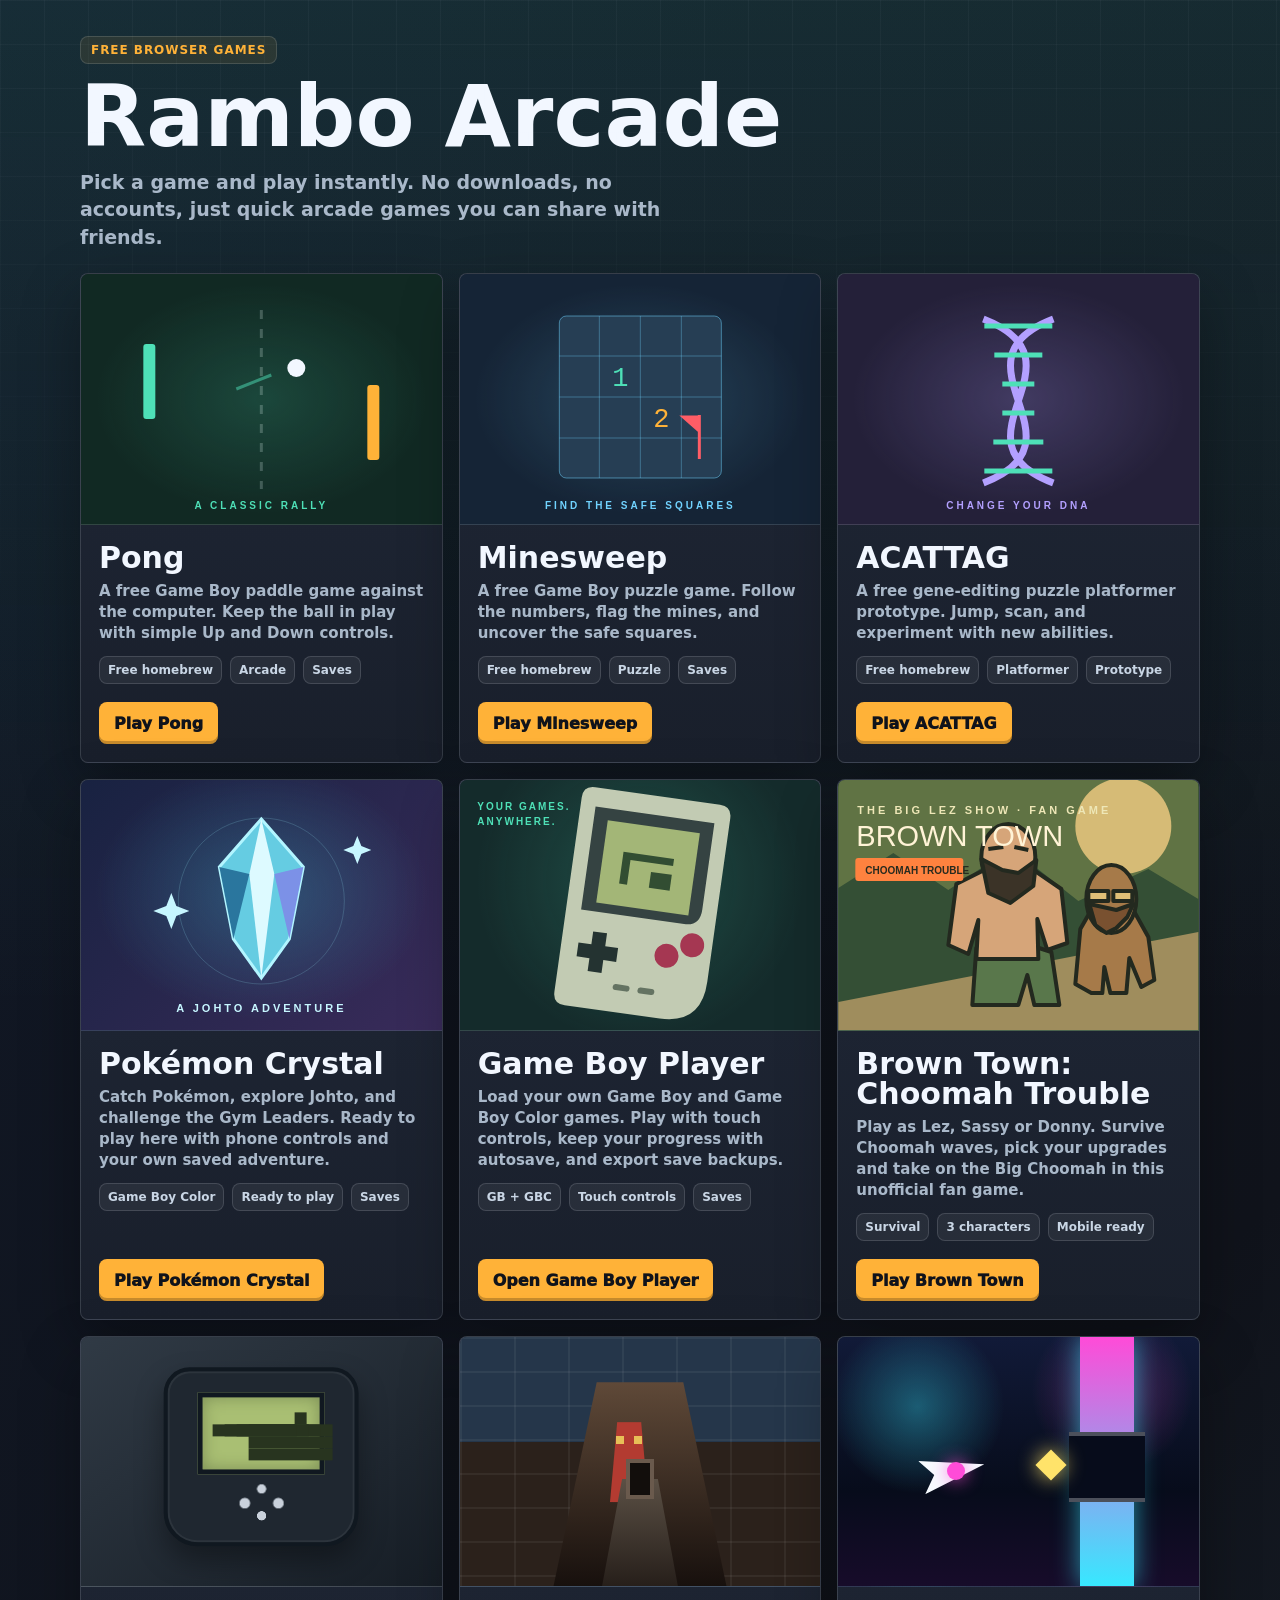
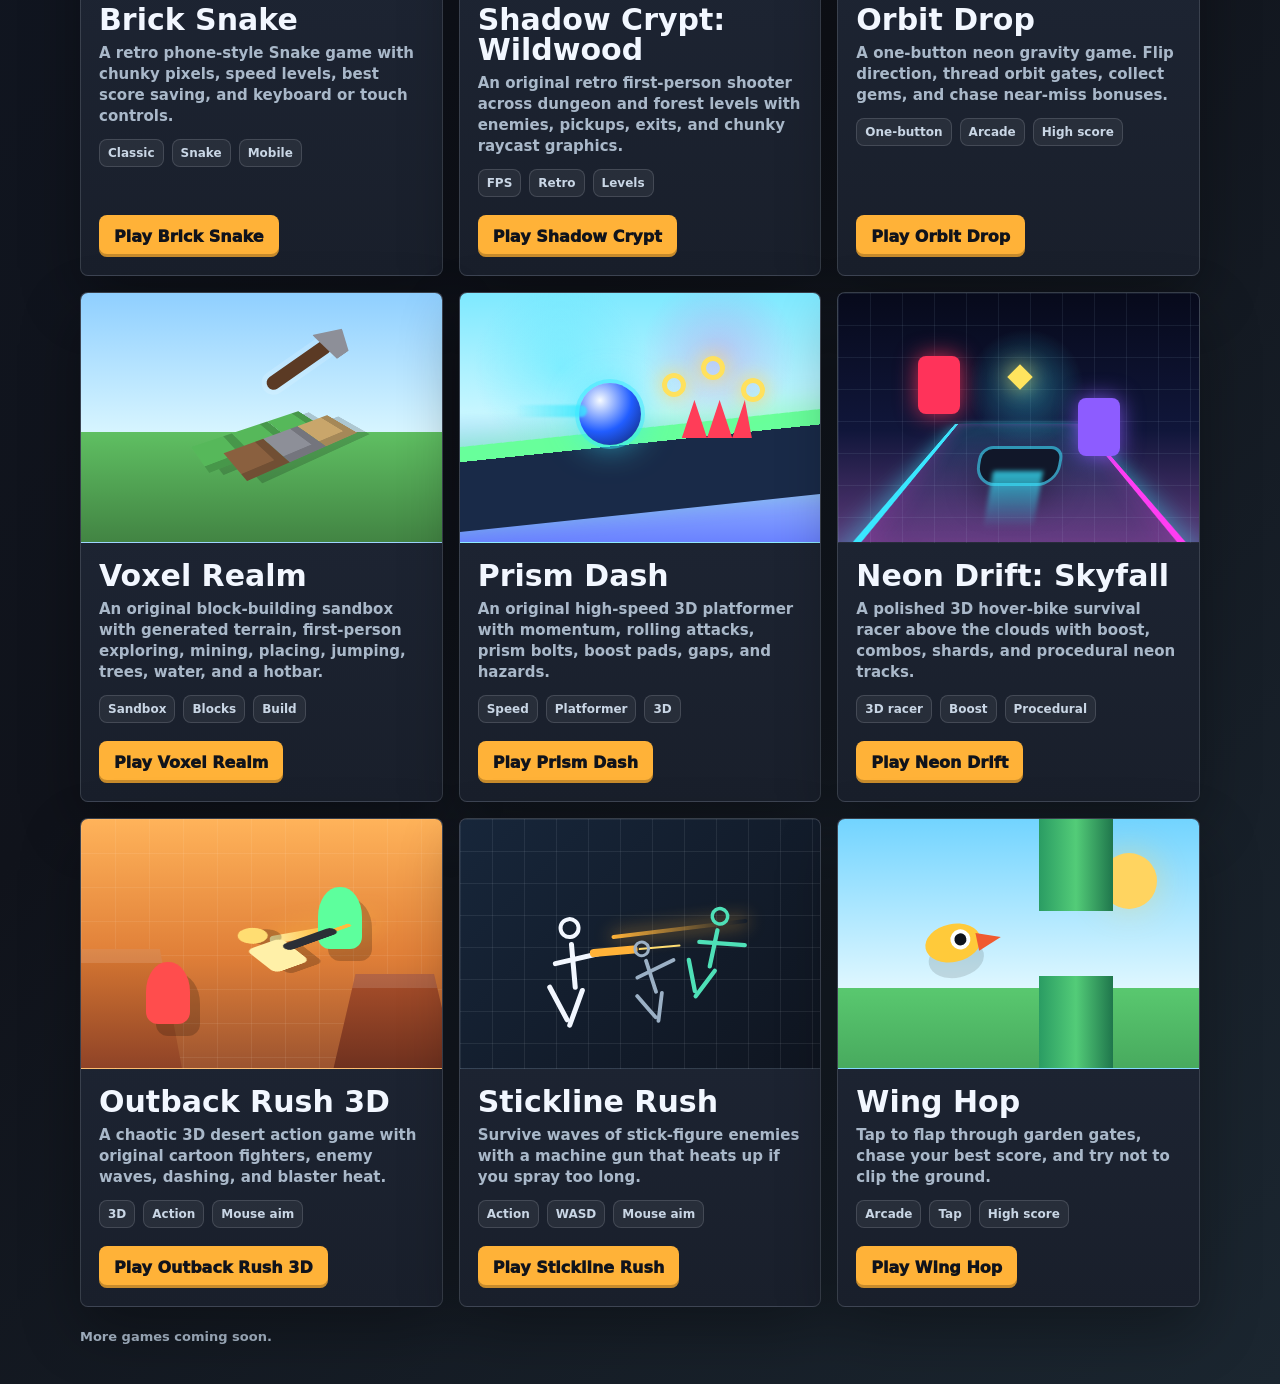
<file: index.html>
<!doctype html>
<html lang="en">
<head>
  <meta charset="utf-8">
  <meta name="viewport" content="width=device-width, initial-scale=1">
  <title>Rambo Arcade</title>
  <style>
    :root {
      color-scheme: dark;
      --bg: #10131b;
      --panel: #191f2b;
      --panel-2: #202838;
      --line: rgba(238, 247, 255, 0.14);
      --ink: #f2f7ff;
      --muted: #a9b8c9;
      --gold: #ffb238;
      --mint: #4ee0b7;
      --red: #ff5d66;
      --sky: #71d3ff;
      font-family: Inter, ui-sans-serif, system-ui, -apple-system, BlinkMacSystemFont, "Segoe UI", sans-serif;
    }

    * {
      box-sizing: border-box;
    }

    html {
      background: var(--bg);
    }

    body {
      min-height: 100vh;
      margin: 0;
      color: var(--ink);
      background:
        linear-gradient(180deg, rgba(78, 224, 183, 0.1), transparent 34%),
        linear-gradient(135deg, #111928 0%, #10131b 58%, #1b2630 100%);
    }

    body::before {
      content: "";
      position: fixed;
      inset: 0;
      pointer-events: none;
      background-image:
        linear-gradient(rgba(238, 247, 255, 0.045) 1px, transparent 1px),
        linear-gradient(90deg, rgba(238, 247, 255, 0.045) 1px, transparent 1px);
      background-size: 44px 44px;
      mask-image: linear-gradient(180deg, rgba(0, 0, 0, 0.8), transparent 78%);
    }

    main {
      width: min(1120px, calc(100% - 32px));
      margin: 0 auto;
      padding: 36px 0;
    }

    .top {
      min-height: 22vh;
      display: flex;
      flex-direction: column;
      justify-content: end;
      gap: 12px;
      padding-bottom: 22px;
    }

    .badge {
      width: fit-content;
      border: 1px solid var(--line);
      border-radius: 8px;
      padding: 7px 10px;
      color: var(--gold);
      background: rgba(255, 178, 56, 0.09);
      font-size: 12px;
      line-height: 1;
      font-weight: 900;
      letter-spacing: 0.08em;
      text-transform: uppercase;
    }

    h1 {
      max-width: 760px;
      margin: 0;
      font-size: clamp(42px, 8vw, 86px);
      line-height: 0.94;
      letter-spacing: 0;
    }

    .intro {
      max-width: 640px;
      margin: 0;
      color: var(--muted);
      font-size: clamp(16px, 2vw, 19px);
      line-height: 1.45;
      font-weight: 650;
    }

    .grid {
      display: grid;
      grid-template-columns: repeat(3, minmax(0, 1fr));
      gap: 16px;
    }

    .card {
      position: relative;
      min-height: 430px;
      overflow: hidden;
      display: flex;
      flex-direction: column;
      color: inherit;
      text-decoration: none;
      background: linear-gradient(180deg, var(--panel-2), var(--panel));
      border: 1px solid var(--line);
      border-radius: 8px;
      box-shadow: 0 22px 60px rgba(0, 0, 0, 0.32);
    }

    .card:hover,
    .card:focus-visible {
      outline: 2px solid var(--gold);
      outline-offset: 4px;
    }

    .preview {
      position: relative;
      min-height: 250px;
      overflow: hidden;
      border-bottom: 1px solid var(--line);
    }

    .preview.shooter {
      background:
        linear-gradient(rgba(238, 247, 255, 0.08) 1px, transparent 1px),
        linear-gradient(90deg, rgba(238, 247, 255, 0.08) 1px, transparent 1px),
        linear-gradient(135deg, #17263a, #0f1520);
      background-size: 32px 32px, 32px 32px, auto;
    }

    .preview.wing {
      background:
        linear-gradient(180deg, #72d4ff 0%, #dff7ff 68%, #59c86f 68%, #48aa5e 100%);
    }

    .preview.outback {
      background:
        linear-gradient(rgba(255, 247, 232, 0.08) 1px, transparent 1px),
        linear-gradient(90deg, rgba(255, 247, 232, 0.08) 1px, transparent 1px),
        linear-gradient(180deg, #ffb35a 0%, #e07f38 55%, #9c5430 100%);
      background-size: 34px 34px, 34px 34px, auto;
    }

    .preview.neon {
      background:
        radial-gradient(circle at 52% 38%, rgba(57, 231, 255, 0.34), transparent 24%),
        linear-gradient(rgba(198, 234, 255, 0.08) 1px, transparent 1px),
        linear-gradient(90deg, rgba(198, 234, 255, 0.08) 1px, transparent 1px),
        linear-gradient(180deg, #070a1b 0%, #10163a 55%, #5b3978 100%);
      background-size: auto, 32px 32px, 32px 32px, auto;
    }

    .neon-track {
      position: absolute;
      left: 50%;
      bottom: -12%;
      width: 54%;
      height: 88%;
      border-left: 5px solid #39e7ff;
      border-right: 5px solid #ff3df2;
      background: linear-gradient(180deg, rgba(57, 231, 255, 0.18), rgba(255, 61, 242, 0.08));
      transform: translateX(-50%) perspective(180px) rotateX(58deg);
      box-shadow: 0 0 26px rgba(57, 231, 255, 0.55), inset 0 0 24px rgba(255, 61, 242, 0.22);
    }

    .neon-bike {
      position: absolute;
      left: 50%;
      bottom: 24%;
      width: 78px;
      height: 34px;
      border-radius: 10px 10px 18px 18px;
      background: #111729;
      transform: translateX(-50%) skewX(-10deg);
      box-shadow: 0 0 0 3px rgba(57, 231, 255, 0.55), 0 18px 32px rgba(0, 0, 0, 0.35);
    }

    .neon-bike::before {
      content: "";
      position: absolute;
      left: 14px;
      right: 14px;
      bottom: -46px;
      height: 58px;
      background: linear-gradient(180deg, rgba(57, 231, 255, 0.78), transparent);
      filter: blur(2px);
    }

    .neon-obstacle {
      position: absolute;
      top: 25%;
      width: 42px;
      height: 58px;
      border-radius: 8px;
      background: #ff335a;
      box-shadow: 0 0 22px rgba(255, 51, 90, 0.82);
    }

    .neon-obstacle.one {
      left: 22%;
    }

    .neon-obstacle.two {
      right: 22%;
      top: 42%;
      background: #8d5cff;
      box-shadow: 0 0 22px rgba(141, 92, 255, 0.82);
    }

    .neon-shard {
      position: absolute;
      left: 48%;
      top: 30%;
      width: 18px;
      height: 18px;
      background: #ffe45e;
      transform: rotate(45deg);
      box-shadow: 0 0 22px rgba(255, 228, 94, 0.9);
    }

    .preview.prism {
      background:
        radial-gradient(circle at 28% 30%, rgba(54, 232, 255, 0.38), transparent 28%),
        radial-gradient(circle at 72% 24%, rgba(255, 75, 216, 0.24), transparent 24%),
        linear-gradient(180deg, #7ee9ff 0%, #c7f6ff 48%, #6a82ff 100%);
    }

    .prism-ground {
      position: absolute;
      left: -8%;
      right: -8%;
      bottom: 12%;
      height: 34%;
      background: linear-gradient(180deg, #68ff9b 0 18%, #192a48 18% 100%);
      transform: skewY(-6deg);
      box-shadow: 0 -8px 24px rgba(104, 255, 155, 0.44);
    }

    .prism-orb {
      position: absolute;
      left: 33%;
      bottom: 39%;
      width: 62px;
      height: 62px;
      border-radius: 50%;
      background: radial-gradient(circle at 34% 28%, #f7fbff, #215dff 52%, #102061 100%);
      box-shadow: 0 0 0 4px rgba(54, 232, 255, 0.46), 0 0 34px rgba(54, 232, 255, 0.7);
    }

    .prism-orb::after {
      content: "";
      position: absolute;
      left: -64px;
      top: 22px;
      width: 72px;
      height: 12px;
      border-radius: 999px;
      background: linear-gradient(90deg, transparent, rgba(54, 232, 255, 0.8));
      filter: blur(1px);
    }

    .prism-bolt {
      position: absolute;
      width: 24px;
      height: 24px;
      border: 5px solid #ffe15d;
      border-radius: 50%;
      box-shadow: 0 0 20px rgba(255, 225, 93, 0.9);
    }

    .prism-bolt.one {
      left: 56%;
      top: 32%;
    }

    .prism-bolt.two {
      left: 67%;
      top: 25%;
    }

    .prism-bolt.three {
      left: 78%;
      top: 34%;
    }

    .prism-spike {
      position: absolute;
      right: 19%;
      bottom: 42%;
      width: 70px;
      height: 38px;
      background: #ff3d58;
      clip-path: polygon(0 100%, 18% 0, 36% 100%, 54% 0, 72% 100%, 90% 0, 100% 100%);
      box-shadow: 0 0 22px rgba(255, 61, 88, 0.7);
    }

    .preview.voxel {
      background:
        linear-gradient(180deg, #8fcfff 0%, #d7f5ff 56%, #5fbf62 56%, #428443 100%);
    }

    .preview.orbit {
      background:
        radial-gradient(circle at 22% 28%, rgba(55, 232, 255, 0.34), transparent 26%),
        radial-gradient(circle at 76% 22%, rgba(255, 75, 216, 0.28), transparent 24%),
        linear-gradient(180deg, #111a38 0%, #070c1b 62%, #170c2a 100%);
    }

    .orbit-gate {
      position: absolute;
      right: 18%;
      top: 0;
      width: 54px;
      height: 100%;
      background: linear-gradient(180deg, #ff4bd8, #37e8ff);
      box-shadow: 0 0 26px rgba(55, 232, 255, 0.62);
    }

    .orbit-gap {
      position: absolute;
      right: 15%;
      top: 38%;
      width: 76px;
      height: 28%;
      background: #070c1b;
      border-top: 4px solid rgba(255, 255, 255, 0.28);
      border-bottom: 4px solid rgba(255, 255, 255, 0.28);
    }

    .orbit-ship {
      position: absolute;
      left: 23%;
      top: 47%;
      width: 64px;
      height: 34px;
      background: #f7fbff;
      clip-path: polygon(100% 50%, 0 0, 20% 50%, 0 100%);
      filter: drop-shadow(0 0 18px rgba(55, 232, 255, 0.82));
      transform: rotate(-12deg);
    }

    .orbit-core {
      position: absolute;
      left: 30%;
      top: 50%;
      width: 18px;
      height: 18px;
      border-radius: 50%;
      background: #ff4bd8;
      box-shadow: 0 0 18px rgba(255, 75, 216, 0.9);
    }

    .orbit-gem {
      position: absolute;
      right: 38%;
      top: 47%;
      width: 22px;
      height: 22px;
      background: #ffe36a;
      transform: rotate(45deg);
      box-shadow: 0 0 20px rgba(255, 227, 106, 0.9);
    }

    .preview.crypt {
      background:
        linear-gradient(180deg, #25364a 0 42%, #2b211b 42% 100%);
      overflow: hidden;
    }

    .preview.snake {
      background: linear-gradient(145deg, #303a45, #161d25);
    }

    .snake-phone {
      position: absolute;
      left: 50%;
      top: 48%;
      width: 54%;
      height: 72%;
      border-radius: 26px 26px 34px 34px;
      background: #1f2730;
      border: 4px solid #101820;
      transform: translate(-50%, -50%);
      box-shadow: inset 0 0 0 2px rgba(255,255,255,0.06), 0 14px 28px rgba(0,0,0,0.35);
    }

    .snake-screen {
      position: absolute;
      left: 16%;
      right: 16%;
      top: 12%;
      height: 48%;
      background: #a9bf73;
      border: 5px solid #101820;
      box-shadow: inset 0 0 16px rgba(40,52,31,0.35);
    }

    .snake-line {
      position: absolute;
      left: 24%;
      top: 31%;
      width: 45%;
      height: 12px;
      background: #28341f;
      box-shadow:
        12px 0 0 #28341f,
        24px 0 0 #28341f,
        36px 0 0 #28341f,
        36px 12px 0 #28341f,
        36px 24px 0 #28341f;
    }

    .snake-food {
      position: absolute;
      right: 26%;
      top: 24%;
      width: 12px;
      height: 12px;
      background: #28341f;
    }

    .snake-keypad {
      position: absolute;
      left: 50%;
      bottom: 11%;
      width: 45%;
      height: 25%;
      transform: translateX(-50%);
      background:
        radial-gradient(circle at 50% 18%, #dce5ef 0 8%, transparent 9%),
        radial-gradient(circle at 30% 52%, #dce5ef 0 8%, transparent 9%),
        radial-gradient(circle at 70% 52%, #dce5ef 0 8%, transparent 9%),
        radial-gradient(circle at 50% 82%, #dce5ef 0 8%, transparent 9%);
      opacity: 0.9;
    }

    .crypt-wall {
      position: absolute;
      inset: 0;
      background-image:
        linear-gradient(rgba(255,255,255,0.08) 2px, transparent 2px),
        linear-gradient(90deg, rgba(255,255,255,0.08) 2px, transparent 2px);
      background-size: 54px 34px;
      opacity: 0.7;
    }

    .crypt-corridor {
      position: absolute;
      left: 26%;
      right: 26%;
      top: 18%;
      bottom: 0;
      background: linear-gradient(180deg, #5f4938, #17100d);
      clip-path: polygon(25% 0, 75% 0, 100% 100%, 0 100%);
      box-shadow: 0 0 38px rgba(0,0,0,0.55);
    }

    .crypt-enemy {
      position: absolute;
      left: 47%;
      top: 34%;
      width: 48px;
      height: 80px;
      transform: translateX(-50%);
      background: #b33b31;
      clip-path: polygon(25% 0, 75% 0, 90% 100%, 10% 100%);
      box-shadow: 0 0 24px rgba(224,68,53,0.65);
    }

    .crypt-enemy::before {
      content: "";
      position: absolute;
      left: 11px;
      top: 14px;
      width: 8px;
      height: 8px;
      background: #e8bf57;
      box-shadow: 18px 0 0 #e8bf57;
    }

    .crypt-gun {
      position: absolute;
      left: 50%;
      bottom: -5%;
      width: 112px;
      height: 120px;
      transform: translateX(-50%);
      background: linear-gradient(180deg, #5b5045, #201915);
      clip-path: polygon(34% 0, 66% 0, 86% 100%, 14% 100%);
      box-shadow: 0 -10px 0 rgba(0,0,0,0.25);
    }

    .crypt-muzzle {
      position: absolute;
      left: 50%;
      bottom: 35%;
      width: 28px;
      height: 40px;
      transform: translateX(-50%);
      background: #120e0c;
      border: 4px solid #6a5a4d;
    }

    .voxel-stack {
      position: absolute;
      left: 13%;
      right: 11%;
      bottom: 12%;
      height: 58%;
      transform: perspective(260px) rotateX(55deg) rotateZ(-33deg);
      transform-style: preserve-3d;
    }

    .cube {
      position: absolute;
      width: 44px;
      height: 44px;
      background: var(--c);
      box-shadow: inset -10px -10px 0 rgba(0, 0, 0, 0.18), 9px 9px 0 rgba(0, 0, 0, 0.18);
    }

    .cube.one { left: 26%; top: 30%; --c: #56b85a; }
    .cube.two { left: 42%; top: 30%; --c: #56b85a; }
    .cube.three { left: 58%; top: 30%; --c: #56b85a; }
    .cube.four { left: 34%; top: 48%; --c: #8a603f; }
    .cube.five { left: 50%; top: 48%; --c: #8d8f98; }
    .cube.six { left: 66%; top: 48%; --c: #c9a66b; }

    .voxel-pick {
      position: absolute;
      left: 50%;
      top: 26%;
      width: 76px;
      height: 14px;
      border-radius: 999px;
      background: #5b3a24;
      transform: rotate(-35deg);
      box-shadow: 0 0 0 5px rgba(255,255,255,0.14);
    }

    .voxel-pick::after {
      content: "";
      position: absolute;
      right: -18px;
      top: -10px;
      width: 28px;
      height: 34px;
      background: #8d8f98;
      clip-path: polygon(0 0, 100% 35%, 74% 100%, 24% 100%);
    }

    .mesa {
      position: absolute;
      bottom: 0;
      width: 34%;
      height: 48%;
      background: linear-gradient(180deg, #d87832, #8f4327);
      clip-path: polygon(18% 0, 82% 0, 100% 100%, 0 100%);
      box-shadow: inset 0 14px 0 rgba(255, 255, 255, 0.12);
    }

    .mesa.one {
      left: -6%;
    }

    .mesa.two {
      right: -4%;
      height: 38%;
      background: linear-gradient(180deg, #a94f2a, #6f311f);
    }

    .hero-3d {
      position: absolute;
      left: 42%;
      top: 33%;
      width: 80px;
      height: 96px;
      transform-style: preserve-3d;
      transform: rotateX(58deg) rotateZ(-34deg);
    }

    .hero-3d span {
      position: absolute;
      display: block;
      border-radius: 8px;
      background: #ffdd72;
      box-shadow: 10px 10px 0 rgba(0, 0, 0, 0.22);
    }

    .hero-3d .head {
      left: 24px;
      top: 0;
      width: 30px;
      height: 30px;
      border-radius: 50%;
    }

    .hero-3d .body {
      left: 18px;
      top: 34px;
      width: 42px;
      height: 52px;
      background: #fff0a8;
    }

    .hero-3d .blaster {
      left: 52px;
      top: 45px;
      width: 62px;
      height: 14px;
      background: #2b2f36;
      box-shadow: 22px 0 0 -4px #ffbd3f;
    }

    .enemy-orb {
      position: absolute;
      width: 44px;
      height: 62px;
      border-radius: 48% 48% 12px 12px;
      background: #5dff9d;
      box-shadow: 10px 12px 0 rgba(0, 0, 0, 0.2);
    }

    .enemy-orb.one {
      right: 22%;
      top: 27%;
    }

    .enemy-orb.two {
      left: 18%;
      bottom: 18%;
      background: #ff4d4d;
    }

    .blast {
      position: absolute;
      left: 52%;
      top: 43%;
      width: 30%;
      height: 8px;
      border-radius: 999px;
      background: linear-gradient(90deg, #fff0a8, #ffbd3f, transparent);
      transform: rotate(-10deg);
      box-shadow: 0 0 24px rgba(255, 189, 63, 0.9);
    }

    .sun {
      position: absolute;
      top: 34px;
      right: 42px;
      width: 56px;
      height: 56px;
      border-radius: 50%;
      background: #ffd460;
      box-shadow: 0 0 34px rgba(255, 212, 96, 0.44);
    }

    .gate {
      position: absolute;
      top: 0;
      bottom: 0;
      width: 74px;
      background: linear-gradient(90deg, #2a9c63, #53cc78, #1f764c);
    }

    .gate.left {
      right: 86px;
      height: 92px;
    }

    .gate.right {
      right: 86px;
      top: auto;
      height: 92px;
    }

    .bird {
      position: absolute;
      left: 24%;
      top: 42%;
      width: 56px;
      height: 38px;
      border-radius: 50%;
      background: #ffca3a;
      transform: rotate(-12deg);
      box-shadow: 0 16px 0 rgba(0, 0, 0, 0.12);
    }

    .bird::before {
      content: "";
      position: absolute;
      right: -20px;
      top: 14px;
      border-left: 24px solid #f05a30;
      border-top: 9px solid transparent;
      border-bottom: 9px solid transparent;
    }

    .bird::after {
      content: "";
      position: absolute;
      right: 10px;
      top: 7px;
      width: 12px;
      height: 12px;
      border: 4px solid #fff;
      border-radius: 50%;
      background: #10131b;
    }

    .stick {
      position: absolute;
      width: 90px;
      height: 126px;
      transform-origin: 45px 62px;
    }

    .stick.hero {
      left: 19%;
      top: 39%;
      transform: rotate(-5deg);
      color: #f2f7ff;
    }

    .stick.enemy-one {
      right: 18%;
      top: 31%;
      transform: scale(0.86) rotate(12deg);
      color: var(--mint);
    }

    .stick.enemy-two {
      right: 34%;
      bottom: 18px;
      transform: scale(0.76) rotate(-18deg);
      color: #9bb0c5;
    }

    .stick i,
    .stick i::before,
    .stick i::after {
      position: absolute;
      display: block;
      content: "";
      border-radius: 999px;
      background: currentColor;
    }

    .stick .head {
      left: 35px;
      top: 0;
      width: 22px;
      height: 22px;
      border: 4px solid currentColor;
      background: transparent;
    }

    .stick .body {
      left: 44px;
      top: 25px;
      width: 5px;
      height: 48px;
    }

    .stick .arms {
      left: 26px;
      top: 39px;
      width: 58px;
      height: 5px;
      transform: rotate(-8deg);
    }

    .stick .legs {
      left: 43px;
      top: 70px;
      width: 5px;
      height: 42px;
      transform: rotate(25deg);
    }

    .stick .legs::after {
      left: -18px;
      top: 2px;
      width: 5px;
      height: 42px;
      transform: rotate(-48deg);
    }

    .gun {
      position: absolute;
      left: 64px;
      top: 34px;
      width: 48px;
      height: 8px;
      border-radius: 999px;
      background: var(--gold);
      box-shadow: 46px 0 0 -3px #ffdd72;
    }

    .beam {
      position: absolute;
      left: 42%;
      top: 43%;
      width: 38%;
      height: 4px;
      border-radius: 999px;
      background: linear-gradient(90deg, var(--gold), transparent);
      transform: rotate(-7deg);
      box-shadow: 0 0 18px rgba(255, 178, 56, 0.9);
    }

    .content {
      flex: 1;
      display: flex;
      flex-direction: column;
      justify-content: space-between;
      gap: 18px;
      padding: 18px;
    }

    .content h2 {
      margin: 0;
      font-size: 30px;
      line-height: 1;
      letter-spacing: 0;
    }

    .content p {
      margin: 8px 0 0;
      color: var(--muted);
      font-size: 15px;
      line-height: 1.4;
      font-weight: 650;
    }

    .meta {
      display: flex;
      flex-wrap: wrap;
      gap: 8px;
      margin-top: 12px;
    }

    .meta span {
      border: 1px solid var(--line);
      border-radius: 8px;
      padding: 6px 8px;
      color: #c9d6e5;
      background: rgba(255, 255, 255, 0.06);
      font-size: 12px;
      font-weight: 800;
    }

    .play {
      width: fit-content;
      min-height: 42px;
      display: inline-grid;
      place-items: center;
      padding: 0 15px;
      border-radius: 8px;
      color: #10131b;
      background: var(--gold);
      font-weight: 950;
      box-shadow: inset 0 -3px 0 rgba(0, 0, 0, 0.22);
    }

    footer {
      padding: 22px 0 4px;
      color: var(--muted);
      font-size: 13px;
      font-weight: 650;
    }

    @media (max-width: 760px) {
      main {
        width: min(100% - 24px, 560px);
        padding: 24px 0;
      }

      .top {
        min-height: 0;
      }

      .grid {
        grid-template-columns: 1fr;
      }

      .card {
        min-height: 0;
      }

      .preview {
        min-height: 220px;
      }
    }

    @media (min-width: 761px) and (max-width: 980px) {
      .grid {
        grid-template-columns: repeat(2, minmax(0, 1fr));
      }
    }
  </style>
</head>
<body>
  <main>
    <section class="top">
      <div class="badge">Free browser games</div>
      <h1>Rambo Arcade</h1>
      <p class="intro">Pick a game and play instantly. No downloads, no accounts, just quick arcade games you can share with friends.</p>
    </section>

    <section class="grid" aria-label="Games">
      <a class="card" href="gameboy-player.html?game=pong">
        <div class="preview" style="background:radial-gradient(ellipse at 50% 50%,#4ee0b72a,transparent 65%),#112923;display:grid;place-items:center" aria-hidden="true"><svg viewBox="0 0 360 250" style="width:100%;height:250px" xmlns="http://www.w3.org/2000/svg"><rect x="62" y="70" width="12" height="75" rx="3" fill="#4ee0b7"/><rect x="286" y="111" width="12" height="75" rx="3" fill="#ffb238"/><path d="M180 36V215" stroke="#eafcfb" stroke-opacity=".22" stroke-width="3" stroke-dasharray="9 10"/><circle cx="215" cy="94" r="9" fill="#f2f7ff"/><path d="m155 115 35-14" stroke="#4ee0b7" stroke-width="3" stroke-opacity=".5"/><text x="180" y="235" text-anchor="middle" font-family="Arial,sans-serif" font-size="10" font-weight="bold" letter-spacing="3" fill="#4ee0b7">A CLASSIC RALLY</text></svg></div>
        <div class="content"><div><h2>Pong</h2><p>A free Game Boy paddle game against the computer. Keep the ball in play with simple Up and Down controls.</p><div class="meta"><span>Free homebrew</span><span>Arcade</span><span>Saves</span></div></div><div class="play">Play Pong</div></div>
      </a>
      <a class="card" href="gameboy-player.html?game=minesweep">
        <div class="preview" style="background:radial-gradient(ellipse at 50% 50%,#71d3ff30,transparent 65%),#152436;display:grid;place-items:center" aria-hidden="true"><svg viewBox="0 0 360 250" style="width:100%;height:250px" xmlns="http://www.w3.org/2000/svg"><rect x="99" y="42" width="162" height="162" rx="7" fill="#263e54" stroke="#71d3ff" stroke-opacity=".5"/><path d="M139 42V204M180 42V204M221 42V204M99 82H261M99 123H261M99 164H261" stroke="#71d3ff" stroke-opacity=".35"/><text x="152" y="112" font-family="monospace" font-size="27" fill="#4ee0b7">1</text><text x="193" y="153" font-family="monospace" font-size="27" fill="#ffb238">2</text><path d="M239 141V185M239 143h-16l16 14" fill="#ff5d66" stroke="#ff5d66" stroke-width="3"/><text x="180" y="235" text-anchor="middle" font-family="Arial,sans-serif" font-size="10" font-weight="bold" letter-spacing="3" fill="#71d3ff">FIND THE SAFE SQUARES</text></svg></div>
        <div class="content"><div><h2>Minesweep</h2><p>A free Game Boy puzzle game. Follow the numbers, flag the mines, and uncover the safe squares.</p><div class="meta"><span>Free homebrew</span><span>Puzzle</span><span>Saves</span></div></div><div class="play">Play Minesweep</div></div>
      </a>
      <a class="card" href="gameboy-player.html?game=acattag">
        <div class="preview" style="background:radial-gradient(ellipse at 50% 50%,#b3a0ff35,transparent 65%),#242039;display:grid;place-items:center" aria-hidden="true"><svg viewBox="0 0 360 250" style="width:100%;height:250px" xmlns="http://www.w3.org/2000/svg"><path d="M145 45c110 42-40 122 70 164M215 45c-110 42 40 122-70 164" fill="none" stroke="#b3a0ff" stroke-width="7"/><path d="M146 52H214M156 81H204M164 110H196M164 139H196M155 168H205M146 197H214" stroke="#4ee0b7" stroke-width="5"/><text x="180" y="235" text-anchor="middle" font-family="Arial,sans-serif" font-size="10" font-weight="bold" letter-spacing="3" fill="#b3a0ff">CHANGE YOUR DNA</text></svg></div>
        <div class="content"><div><h2>ACATTAG</h2><p>A free gene-editing puzzle platformer prototype. Jump, scan, and experiment with new abilities.</p><div class="meta"><span>Free homebrew</span><span>Platformer</span><span>Prototype</span></div></div><div class="play">Play ACATTAG</div></div>
      </a>
      <a class="card" href="gameboy-player.html?game=pokemon-crystal">
        <div class="preview" style="background:radial-gradient(ellipse at 50% 45%,#3a9ab766,transparent 65%),linear-gradient(135deg,#182241,#392b5a);display:grid;place-items:center" aria-hidden="true">
          <svg viewBox="0 0 360 250" style="width:100%;height:250px" xmlns="http://www.w3.org/2000/svg">
            <circle cx="180" cy="121" r="83" fill="none" stroke="#9af0ff" stroke-opacity=".18"/>
            <path d="M180 39 222 87 208 159 180 198 152 159 138 87Z" fill="#65cce2" stroke="#b2f5ff" stroke-width="3"/>
            <path d="M180 39 168 94 180 198 193 94Z" fill="#ddfaff"/><path d="M138 87 168 94 152 159Z" fill="#2a769e"/><path d="M222 87 193 94 208 159Z" fill="#7c91e7"/>
            <path d="m90 113 5 13 13 5-13 5-5 13-5-13-13-5 13-5zm186-57 4 10 10 4-10 4-4 10-4-10-10-4 10-4z" fill="#c6f6ff"/>
            <text x="180" y="232" text-anchor="middle" font-family="Arial,sans-serif" font-size="11" font-weight="bold" letter-spacing="3" fill="#c6f6ff">A JOHTO ADVENTURE</text>
          </svg>
        </div>
        <div class="content"><div><h2>Pokémon Crystal</h2><p>Catch Pokémon, explore Johto, and challenge the Gym Leaders. Ready to play here with phone controls and your own saved adventure.</p><div class="meta"><span>Game Boy Color</span><span>Ready to play</span><span>Saves</span></div></div><div class="play">Play Pokémon Crystal</div></div>
      </a>
      <a class="card" href="gameboy-player.html">
        <div class="preview" style="background:radial-gradient(circle at 50% 40%,#4ee0b730,transparent 70%),#142b2b;display:grid;place-items:center" aria-hidden="true">
          <svg viewBox="0 0 360 250" style="width:100%;height:250px" xmlns="http://www.w3.org/2000/svg">
            <g transform="translate(107 15) rotate(8 75 110)"><path d="M0 12Q0 0 12 0H138Q150 0 150 12V177Q150 220 108 220H12Q0 220 0 208Z" fill="#c2cbb3"/><path d="M15 19H135V106Q135 123 119 123H15Z" fill="#354342"/><rect x="29" y="31" width="93" height="83" fill="#a3b677"/><path d="M49 60H100V67H57V92H49Z" fill="#324d32"/><rect x="79" y="76" width="21" height="16" fill="#324d32"/><path d="M30 143H44V156H57V170H44V183H30V170H17V156H30Z" fill="#243331"/><circle cx="106" cy="157" r="12" fill="#a53752"/><circle cx="130" cy="143" r="12" fill="#a53752"/><rect x="57" y="192" width="17" height="6" rx="3" fill="#647362"/><rect x="82" y="192" width="17" height="6" rx="3" fill="#647362"/></g>
            <text x="17" y="30" font-family="Arial,sans-serif" font-size="10" font-weight="bold" letter-spacing="2" fill="#4ee0b7">YOUR GAMES.</text><text x="17" y="45" font-family="Arial,sans-serif" font-size="10" font-weight="bold" letter-spacing="2" fill="#4ee0b7">ANYWHERE.</text>
          </svg>
        </div>
        <div class="content"><div><h2>Game Boy Player</h2><p>Load your own Game Boy and Game Boy Color games. Play with touch controls, keep your progress with autosave, and export save backups.</p><div class="meta"><span>GB + GBC</span><span>Touch controls</span><span>Saves</span></div></div><div class="play">Open Game Boy Player</div></div>
      </a>
      <a class="card" href="big-lez.html">
        <div class="preview" style="background:#304a30;display:grid;place-items:center;min-height:250px;overflow:hidden" aria-hidden="true">
          <svg viewBox="0 0 360 250" style="width:100%;height:250px" xmlns="http://www.w3.org/2000/svg">
            <rect width="360" height="250" fill="#607344"/><circle cx="285" cy="46" r="48" fill="#d6bb76"/><path d="M0 108 55 73 110 110 173 68 240 121 310 89 360 119V250H0" fill="#344f35"/><path d="m0 222 360-70v98H0" fill="#9f8d5d"/>
            <g stroke="#23291f" stroke-width="4" stroke-linejoin="round"><path d="m134 225 4-57 38-8 37 12 8 53h-25l-7-30-9 30z" fill="#59774b"/><path d="m130 174-20-9 8-61 34-17h39l32 22 6 54-20 7-10-31 1 40h-62l2-39z" fill="#d6a579"/><ellipse cx="170" cy="77" rx="27" ry="33" fill="#d6a579"/><path d="m143 79 7 34 22 10 23-17 3-26-18 13-16-3z" fill="#3b3327"/><path d="m150 69 15-2m11 0 14 3" fill="none"/><path d="m253 213-16-9 5-55 16-28 32 0 20 36 6 43-13 7-12-29-3 35h-16l-6-26-2 26z" fill="#a67a49"/><ellipse cx="273" cy="119" rx="25" ry="34" fill="#a67a49"/><path d="m251 124 6 21 11 8 10-5 11-11 6-13-17 6z" fill="#795130"/><path d="m250 111h20v10h-20zm25 0h19v10h-19z" fill="#e0bf77"/></g>
            <text x="19" y="34" font-family="Arial,sans-serif" font-size="11" font-weight="bold" letter-spacing="3" fill="#eee7b7">THE BIG LEZ SHOW · FAN GAME</text><text x="18" y="66" font-family="Impact,Arial Black,sans-serif" font-size="29" fill="#fff3d6">BROWN TOWN</text><rect x="17" y="78" width="108" height="23" rx="3" fill="#ff823f"/><text x="27" y="94" font-family="Arial,sans-serif" font-size="10" font-weight="bold" fill="#282b1f">CHOOMAH TROUBLE</text>
          </svg>
        </div>
        <div class="content"><div><h2>Brown Town: Choomah Trouble</h2><p>Play as Lez, Sassy or Donny. Survive Choomah waves, pick your upgrades and take on the Big Choomah in this unofficial fan game.</p><div class="meta"><span>Survival</span><span>3 characters</span><span>Mobile ready</span></div></div><div class="play">Play Brown Town</div></div>
      </a>
      <a class="card" href="nokia-snake.html">
        <div class="preview snake" aria-hidden="true">
          <div class="snake-phone">
            <div class="snake-screen"></div>
            <div class="snake-line"></div>
            <div class="snake-food"></div>
            <div class="snake-keypad"></div>
          </div>
        </div>
        <div class="content">
          <div>
            <h2>Brick Snake</h2>
            <p>A retro phone-style Snake game with chunky pixels, speed levels, best score saving, and keyboard or touch controls.</p>
            <div class="meta">
              <span>Classic</span>
              <span>Snake</span>
              <span>Mobile</span>
            </div>
          </div>
          <div class="play">Play Brick Snake</div>
        </div>
      </a>

      <a class="card" href="shadow-crypt.html">
        <div class="preview crypt" aria-hidden="true">
          <div class="crypt-wall"></div>
          <div class="crypt-corridor"></div>
          <div class="crypt-enemy"></div>
          <div class="crypt-gun"></div>
          <div class="crypt-muzzle"></div>
        </div>
        <div class="content">
          <div>
            <h2>Shadow Crypt: Wildwood</h2>
            <p>An original retro first-person shooter across dungeon and forest levels with enemies, pickups, exits, and chunky raycast graphics.</p>
            <div class="meta">
              <span>FPS</span>
              <span>Retro</span>
              <span>Levels</span>
            </div>
          </div>
          <div class="play">Play Shadow Crypt</div>
        </div>
      </a>

      <a class="card" href="orbit-drop.html">
        <div class="preview orbit" aria-hidden="true">
          <div class="orbit-gate"></div>
          <div class="orbit-gap"></div>
          <div class="orbit-gem"></div>
          <div class="orbit-ship"></div>
          <div class="orbit-core"></div>
        </div>
        <div class="content">
          <div>
            <h2>Orbit Drop</h2>
            <p>A one-button neon gravity game. Flip direction, thread orbit gates, collect gems, and chase near-miss bonuses.</p>
            <div class="meta">
              <span>One-button</span>
              <span>Arcade</span>
              <span>High score</span>
            </div>
          </div>
          <div class="play">Play Orbit Drop</div>
        </div>
      </a>

      <a class="card" href="voxel-realm/">
        <div class="preview voxel" aria-hidden="true">
          <div class="voxel-pick"></div>
          <div class="voxel-stack">
            <div class="cube one"></div>
            <div class="cube two"></div>
            <div class="cube three"></div>
            <div class="cube four"></div>
            <div class="cube five"></div>
            <div class="cube six"></div>
          </div>
        </div>
        <div class="content">
          <div>
            <h2>Voxel Realm</h2>
            <p>An original block-building sandbox with generated terrain, first-person exploring, mining, placing, jumping, trees, water, and a hotbar.</p>
            <div class="meta">
              <span>Sandbox</span>
              <span>Blocks</span>
              <span>Build</span>
            </div>
          </div>
          <div class="play">Play Voxel Realm</div>
        </div>
      </a>

      <a class="card" href="prism-dash/">
        <div class="preview prism" aria-hidden="true">
          <div class="prism-ground"></div>
          <div class="prism-orb"></div>
          <div class="prism-bolt one"></div>
          <div class="prism-bolt two"></div>
          <div class="prism-bolt three"></div>
          <div class="prism-spike"></div>
        </div>
        <div class="content">
          <div>
            <h2>Prism Dash</h2>
            <p>An original high-speed 3D platformer with momentum, rolling attacks, prism bolts, boost pads, gaps, and hazards.</p>
            <div class="meta">
              <span>Speed</span>
              <span>Platformer</span>
              <span>3D</span>
            </div>
          </div>
          <div class="play">Play Prism Dash</div>
        </div>
      </a>

      <a class="card" href="neon-drift-skyfall/">
        <div class="preview neon" aria-hidden="true">
          <div class="neon-track"></div>
          <div class="neon-obstacle one"></div>
          <div class="neon-obstacle two"></div>
          <div class="neon-shard"></div>
          <div class="neon-bike"></div>
        </div>
        <div class="content">
          <div>
            <h2>Neon Drift: Skyfall</h2>
            <p>A polished 3D hover-bike survival racer above the clouds with boost, combos, shards, and procedural neon tracks.</p>
            <div class="meta">
              <span>3D racer</span>
              <span>Boost</span>
              <span>Procedural</span>
            </div>
          </div>
          <div class="play">Play Neon Drift</div>
        </div>
      </a>

      <a class="card" href="outback-rush-3d.html">
        <div class="preview outback" aria-hidden="true">
          <div class="mesa one"></div>
          <div class="mesa two"></div>
          <div class="blast"></div>
          <div class="enemy-orb one"></div>
          <div class="enemy-orb two"></div>
          <div class="hero-3d">
            <span class="head"></span>
            <span class="body"></span>
            <span class="blaster"></span>
          </div>
        </div>
        <div class="content">
          <div>
            <h2>Outback Rush 3D</h2>
            <p>A chaotic 3D desert action game with original cartoon fighters, enemy waves, dashing, and blaster heat.</p>
            <div class="meta">
              <span>3D</span>
              <span>Action</span>
              <span>Mouse aim</span>
            </div>
          </div>
          <div class="play">Play Outback Rush 3D</div>
        </div>
      </a>

      <a class="card" href="stick-shooter.html">
        <div class="preview shooter" aria-hidden="true">
          <div class="beam"></div>
          <div class="stick hero">
            <i class="head"></i>
            <i class="body"></i>
            <i class="arms"></i>
            <i class="legs"></i>
            <span class="gun"></span>
          </div>
          <div class="stick enemy-one">
            <i class="head"></i>
            <i class="body"></i>
            <i class="arms"></i>
            <i class="legs"></i>
          </div>
          <div class="stick enemy-two">
            <i class="head"></i>
            <i class="body"></i>
            <i class="arms"></i>
            <i class="legs"></i>
          </div>
        </div>
        <div class="content">
          <div>
            <h2>Stickline Rush</h2>
            <p>Survive waves of stick-figure enemies with a machine gun that heats up if you spray too long.</p>
            <div class="meta">
              <span>Action</span>
              <span>WASD</span>
              <span>Mouse aim</span>
            </div>
          </div>
          <div class="play">Play Stickline Rush</div>
        </div>
      </a>

      <a class="card" href="wing-hop.html">
        <div class="preview wing" aria-hidden="true">
          <div class="sun"></div>
          <div class="gate left"></div>
          <div class="gate right"></div>
          <div class="bird"></div>
        </div>
        <div class="content">
          <div>
            <h2>Wing Hop</h2>
            <p>Tap to flap through garden gates, chase your best score, and try not to clip the ground.</p>
            <div class="meta">
              <span>Arcade</span>
              <span>Tap</span>
              <span>High score</span>
            </div>
          </div>
          <div class="play">Play Wing Hop</div>
        </div>
      </a>
    </section>

    <footer>More games coming soon.</footer>
  </main>
</body>
</html>
</file>
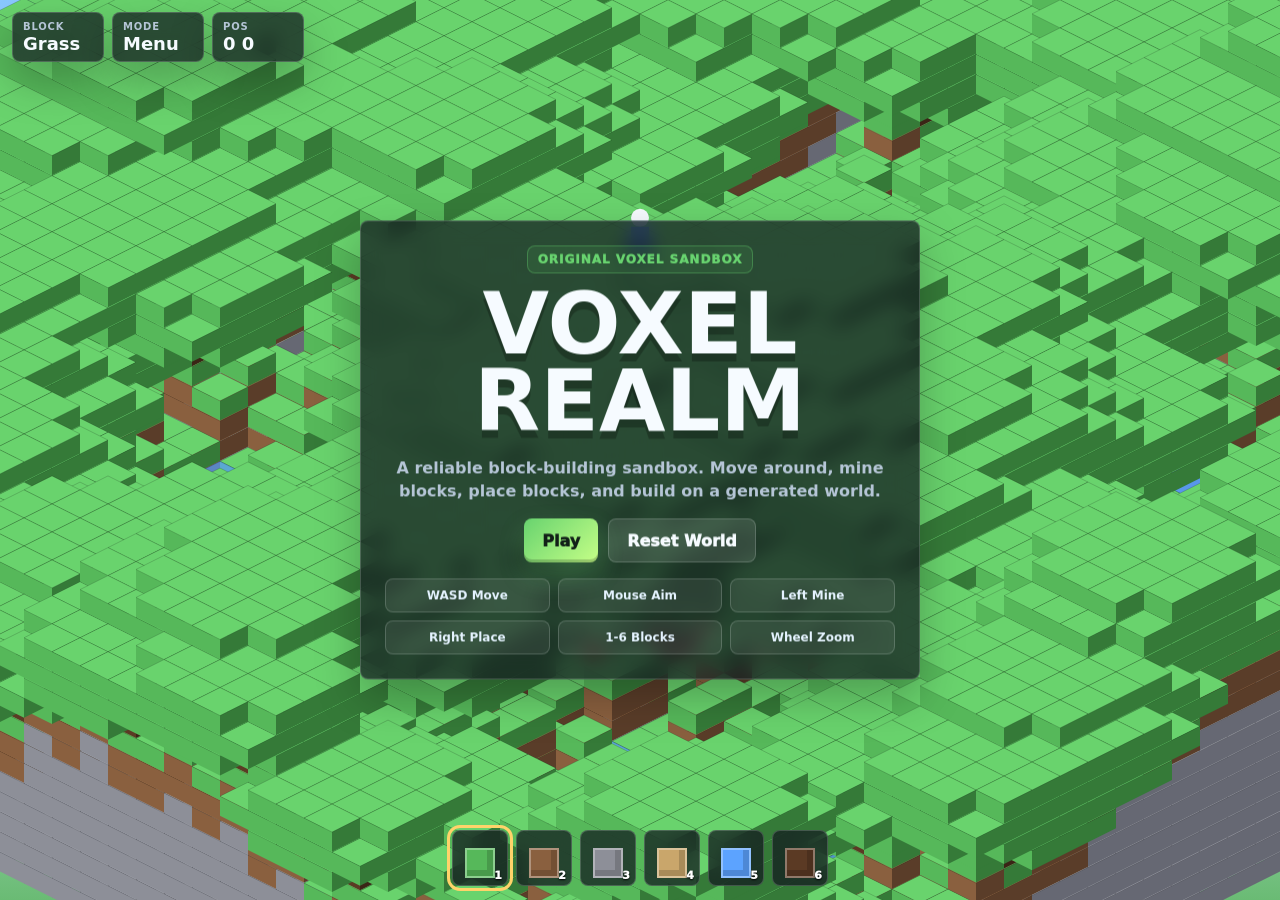
<file: voxel-realm/index.html>
<!doctype html>
<html lang="en">
<head>
  <meta charset="utf-8">
  <meta name="viewport" content="width=device-width, initial-scale=1">
  <title>Voxel Realm</title>
  <link rel="stylesheet" href="./styles.css">
</head>
<body>
  <canvas id="game" width="960" height="540"></canvas>

  <header class="hud" aria-hidden="true">
    <div class="metric"><span>Block</span><strong id="blockName">Grass</strong></div>
    <div class="metric"><span>Mode</span><strong id="mode">Build</strong></div>
    <div class="metric"><span>Pos</span><strong id="pos">0 0</strong></div>
  </header>

  <section class="panel" id="menu">
    <p class="eyebrow">Original voxel sandbox</p>
    <h1>Voxel Realm</h1>
    <p class="copy">A reliable block-building sandbox. Move around, mine blocks, place blocks, and build on a generated world.</p>
    <div class="actions">
      <button id="startBtn" type="button">Play</button>
      <button class="ghost" id="resetBtn" type="button">Reset World</button>
    </div>
    <div class="keys">
      <span>WASD Move</span>
      <span>Mouse Aim</span>
      <span>Left Mine</span>
      <span>Right Place</span>
      <span>1-6 Blocks</span>
      <span>Wheel Zoom</span>
    </div>
  </section>

  <footer class="hotbar" aria-label="Block hotbar">
    <button class="slot active" data-slot="0" type="button"><i style="--c:#56b85a"></i><span>1</span></button>
    <button class="slot" data-slot="1" type="button"><i style="--c:#8a603f"></i><span>2</span></button>
    <button class="slot" data-slot="2" type="button"><i style="--c:#8d8f98"></i><span>3</span></button>
    <button class="slot" data-slot="3" type="button"><i style="--c:#c9a66b"></i><span>4</span></button>
    <button class="slot" data-slot="4" type="button"><i style="--c:#5ca3ff"></i><span>5</span></button>
    <button class="slot" data-slot="5" type="button"><i style="--c:#5b3a24"></i><span>6</span></button>
  </footer>

  <script src="./src/main.js"></script>
</body>
</html>
</file>
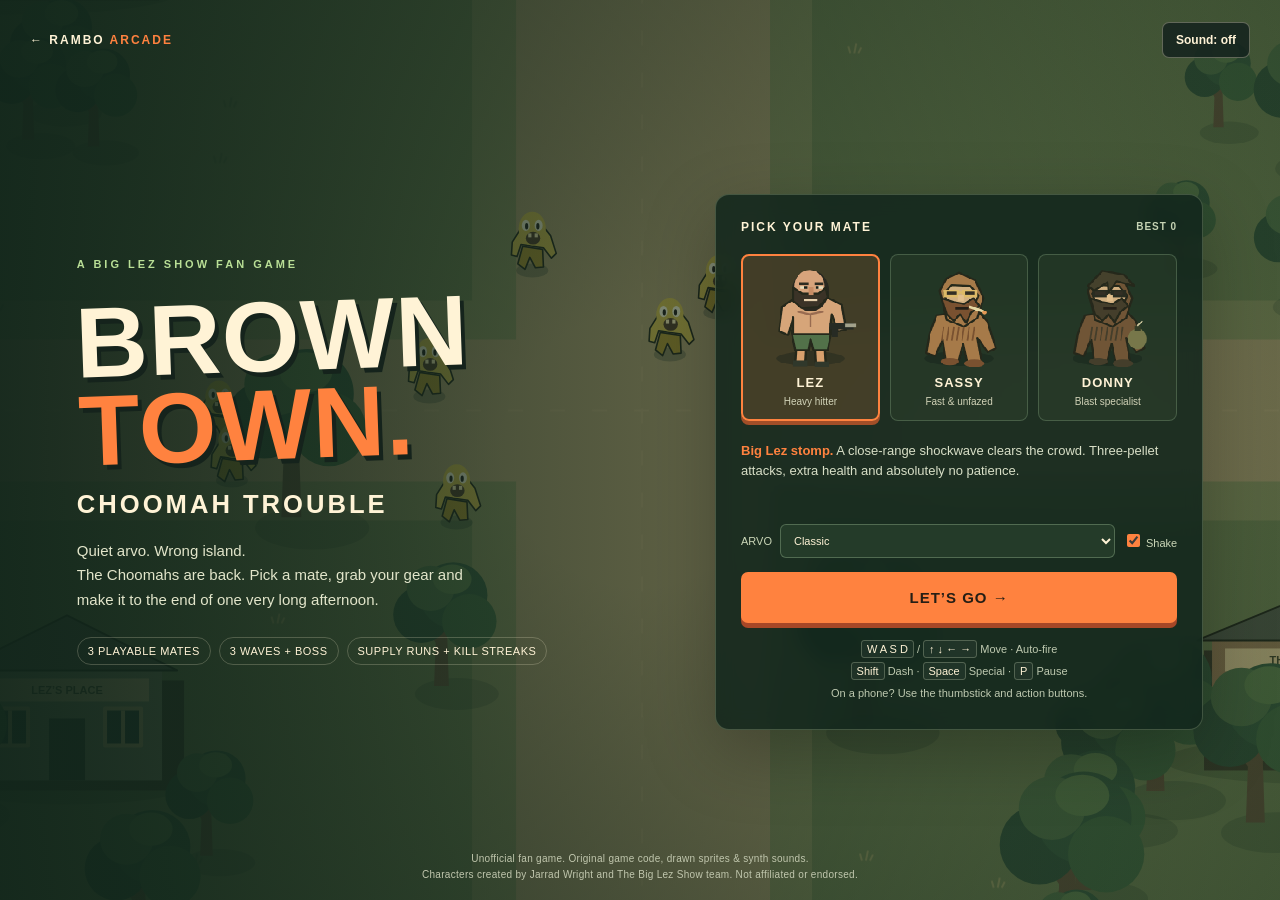
<file: big-lez.html>
<!doctype html>
<html lang="en">
<head>
<meta charset="utf-8"><meta name="viewport" content="width=device-width,initial-scale=1,viewport-fit=cover">
<title>Brown Town: Choomah Trouble · Rambo Arcade</title>
<style>
:root{color-scheme:dark;--paper:#fff3d6;--orange:#ff823f;--mint:#b9df96;--ink:#192522;font-family:Arial,Helvetica,sans-serif}*{box-sizing:border-box}body{margin:0;background:#152521;color:var(--paper);overflow:hidden}button,a{-webkit-tap-highlight-color:transparent}button{font:inherit;cursor:pointer}button:focus-visible,a:focus-visible{outline:3px solid #fff;outline-offset:5px}button:disabled{cursor:default}#world{width:100vw;height:100dvh;display:block;touch-action:none}header{position:absolute;top:22px;left:30px;right:30px;display:flex;align-items:center;justify-content:space-between;z-index:5;pointer-events:none}header>*{pointer-events:auto}.brand{color:var(--paper);text-decoration:none;font-size:12px;font-weight:900;letter-spacing:2px}.brand span{color:var(--orange)}.tools{display:flex;gap:8px}.small{border:1px solid #fff3d650;background:#14231ed9;color:var(--paper);border-radius:7px;padding:10px 13px;font-size:12px;font-weight:bold}.small:hover{background:#354737}#pauseButton{display:none}.screen{position:absolute;inset:0;z-index:3;display:flex;align-items:center;justify-content:center;padding:78px 6vw 55px;background:linear-gradient(90deg,#10241ae8,#10241a80 57%,#10241a25)}[hidden]{display:none!important}.menu-grid{display:grid;grid-template-columns:1.15fr 1fr;gap:6vw;width:min(1180px,100%);align-items:center}.eyebrow{color:var(--mint);font-weight:800;font-size:11px;letter-spacing:3px;text-transform:uppercase}.title{font-family:Impact,'Arial Black',sans-serif;font-size:clamp(58px,7.8vw,108px);font-weight:900;line-height:.88;letter-spacing:1px;margin:20px 0 8px;transform:rotate(-2deg);text-shadow:4px 5px 0 #15231c}.title span{color:var(--orange)}.subtitle{font-size:clamp(18px,2vw,28px);font-weight:900;letter-spacing:3px;margin:24px 0 20px}.intro{max-width:400px;font-size:15px;color:#e2e5ca;line-height:1.65}.pills{display:flex;gap:8px;flex-wrap:wrap;margin-top:24px}.pills span{border:1px solid #fff3d636;padding:7px 10px;border-radius:20px;font-size:11px;letter-spacing:.5px}.selection{background:#11251cd9;border:1px solid #d3e5b13b;border-radius:14px;padding:25px;box-shadow:0 22px 70px #0004;backdrop-filter:blur(9px)}.selection-head{display:flex;justify-content:space-between;gap:10px;align-items:center;font-size:12px;letter-spacing:2px;font-weight:900}.best{color:#c5d2b3;font-size:10px;letter-spacing:1px}.characters{display:grid;grid-template-columns:repeat(3,1fr);gap:10px;margin:20px 0}.character{color:var(--paper);border:1px solid #78977566;border-radius:8px;background:#34483265;padding:5px 3px 12px;transition:transform .15s,border-color .15s}.character:hover{transform:translateY(-4px)}.character[aria-pressed=true]{border:2px solid var(--orange);background:#70513177;box-shadow:0 4px 0 #a24e28}.character canvas{display:block;width:100%;height:112px;image-rendering:pixelated}.character strong{font-size:13px;letter-spacing:1px}.character small{display:block;color:#d2d3b8;font-size:10px;margin-top:5px}.bio{min-height:69px;font-size:13px;line-height:1.6;color:#d8dfc7}.bio b{color:var(--orange)}.primary{border:0;border-radius:7px;background:var(--orange);color:#251e15;font-size:15px;font-weight:900;letter-spacing:1px;padding:17px 23px;box-shadow:0 5px 0 #a74727;width:100%;margin:10px 0 15px}.primary:hover{background:#ffa465;transform:translateY(-1px)}.controls{font-size:11px;line-height:2;color:#bec9b0;text-align:center}kbd{font-family:inherit;color:#fff3d6;border:1px solid #8b9b8177;border-radius:3px;padding:2px 5px;background:#ffffff0a}.foot{position:absolute;bottom:17px;left:25px;right:25px;text-align:center;font-size:10px;line-height:1.6;color:#c1c7ae;letter-spacing:.3px}.foot a{color:inherit}#hud{position:absolute;z-index:2;inset:75px 25px auto;pointer-events:none;display:flex;align-items:start;justify-content:space-between;gap:15px}.status{padding:14px 17px;border-radius:9px;background:#15281be8;border:1px solid #eff4c82b;min-width:220px;box-shadow:0 5px 30px #0003}.stat-head{font-size:11px;letter-spacing:1.5px;display:flex;justify-content:space-between;margin-bottom:9px}.bar{height:8px;border-radius:8px;background:#080f0999;overflow:hidden}.bar i{display:block;height:100%;background:#dcdf90;transition:width .15s}#xpFill{background:#86c7b4}.xp{margin-top:8px;height:3px}.wave{text-align:center;background:#16231dcc;padding:12px 20px;border-radius:8px}.wave b{font-size:13px;letter-spacing:2px}.wave p{margin:6px 0 0;font-size:11px;color:#d6dcbf}.score{text-align:right;min-width:110px}.score b{display:block;font-size:25px;color:#ffd790;font-variant-numeric:tabular-nums}.score small{font-size:10px;letter-spacing:2px}#abilityDock{position:absolute;z-index:2;bottom:26px;left:50%;transform:translateX(-50%);display:flex;gap:10px}.ability{min-width:125px;border:1px solid #eef3c343;border-radius:8px;padding:11px;background:#15251cdd;color:var(--paper);font-size:11px}.ability b{display:block;margin-top:4px;color:#ffd790}.ability:disabled{opacity:.55}#toast{position:absolute;top:175px;left:50%;transform:translateX(-50%);z-index:2;text-align:center;font-weight:bold;color:#ffe29c;font-size:13px;pointer-events:none;text-shadow:0 2px 4px #000;width:90%}#modal{background:#102118c9;backdrop-filter:blur(5px);z-index:6}.dialog{background:#213827;border:1px solid #a7c18570;border-radius:14px;padding:32px;width:min(690px,100%);text-align:center;box-shadow:0 24px 100px #0006}.dialog h2{font-family:Impact,'Arial Black',sans-serif;font-size:48px;font-weight:normal;letter-spacing:2px;margin:10px 0 15px}.dialog p{color:#d2ddbf;line-height:1.65;font-size:14px}.upgrades{display:grid;grid-template-columns:repeat(3,1fr);gap:12px;margin:24px 0}.upgrade{border:1px solid #b6ca974d;border-radius:8px;background:#14281c;color:var(--paper);padding:20px 12px;text-align:left}.upgrade:hover{border-color:var(--orange);background:#394630}.upgrade em{font-style:normal;font-size:25px;color:var(--orange)}.upgrade b{display:block;margin:16px 0 8px;font-size:14px}.upgrade small{line-height:1.6;color:#c8d6b6;display:block}.summary{display:flex;flex-wrap:wrap;justify-content:center;gap:30px;margin:22px 0}.summary b{display:block;font-size:27px;color:#ffc68b}.summary small{font-size:10px;letter-spacing:1px}#touch{position:absolute;z-index:2;bottom:22px;left:22px;display:none}#stick{width:116px;height:116px;border:1px solid #e3efb85c;border-radius:50%;background:#10231980;touch-action:none;position:relative}#nub{position:absolute;left:37px;top:37px;width:40px;height:40px;background:#f2e4b775;border:1px solid #fff2;border-radius:50%;pointer-events:none}#bossHud{position:absolute;z-index:2;bottom:104px;left:30%;right:30%;text-align:center;font-size:11px;letter-spacing:2px}#bossHud .bar{margin-top:7px;height:7px}#bossFill{background:#ff8651} @media(pointer:coarse){#touch{display:block}#abilityDock{left:auto;right:20px;transform:none}.ability{min-width:80px;padding:15px 8px}}@media(max-width:760px){header{left:16px;right:16px;top:14px}.screen{padding:66px 20px 54px;overflow:auto;align-items:flex-start}.menu-grid{display:block;max-width:480px}.title{font-size:64px;margin:12px 0;line-height:.9}.subtitle{font-size:18px;margin:16px 0 12px}.intro,.pills{display:none}.selection{padding:18px;margin-top:22px}.character canvas{height:82px}.characters{margin:15px 0}.bio{min-height:50px;font-size:12px}.foot{position:static;padding:12px 0 0}.menu-footer{display:none}#hud{inset:67px 12px auto;gap:6px}.status{min-width:130px;padding:10px}.stat-head{font-size:9px}.wave{padding:10px 8px}.wave b{font-size:10px;letter-spacing:.5px}.wave p{font-size:10px}.score{min-width:55px}.score b{font-size:20px}.score small{font-size:8px}#toast{top:150px;font-size:11px}.dialog{padding:22px}.dialog h2{font-size:38px}.upgrades{gap:6px}.upgrade{padding:13px 8px}.upgrade b{font-size:12px}.upgrade small{font-size:11px}#bossHud{left:22%;right:22%;bottom:153px}.controls{font-size:10px}}@media(max-height:620px) and (min-width:761px){.title{font-size:65px}.selection{padding:15px}.character canvas{height:70px}.intro{font-size:12px}.characters{margin:10px 0}.screen{padding-top:65px}.bio{min-height:50px}.pills{display:none}}
@media(max-width:760px){#touch{display:block}#abilityDock{left:auto;right:12px;transform:none;bottom:25px}.ability{width:100px;min-width:90px;max-width:100px;font-size:10px;min-height:66px}.ability b{line-height:1.4}}

.run-options{display:flex;gap:8px;align-items:center;margin:14px 0 4px;font-size:11px;color:#cbd7b8}.run-options select{flex:1;background:#243b29;color:#fff3d6;border:1px solid #78977588;border-radius:6px;padding:9px;font:inherit}.run-options label{white-space:nowrap}.run-options input{accent-color:#ff823f}#streak{margin-top:8px;color:#ffc278;font-size:11px;letter-spacing:1px}#mission{position:absolute;bottom:112px;left:25px;max-width:225px;background:#14271dd9;border-left:3px solid #ffba65;padding:10px 13px;font-size:11px;line-height:1.6;pointer-events:none;z-index:2}#mission b{display:block;color:#ffce87;letter-spacing:1px}#banner{position:absolute;top:34%;left:0;right:0;text-align:center;pointer-events:none;z-index:2;font-family:Impact,'Arial Black',sans-serif;font-size:clamp(28px,5vw,60px);letter-spacing:3px;color:#fff0c8;text-shadow:3px 4px #233324;transition:opacity .3s}#banner small{display:block;font:12px Arial;letter-spacing:2px;color:#ffe3a4;margin-top:9px}@media(max-width:760px){#mission{bottom:155px;left:12px;max-width:180px;font-size:10px}.run-options{font-size:10px}.selection{margin-top:12px}.character canvas{height:76px}.bio{min-height:45px}#banner{top:28%}}
</style>
</head><body>
<canvas id="world" aria-label="Brown Town survival arena. Move with WASD or arrow keys. Attacks fire automatically."></canvas>
<header><a class="brand" href="index.html">← RAMBO<span> ARCADE</span></a><div class="tools"><button class="small" id="soundButton" aria-pressed="false">Sound: off</button><button class="small" id="pauseButton">Pause · P</button></div></header>
<section id="menu" class="screen" aria-label="Choose your character"><div class="menu-grid"><div><div class="eyebrow">A Big Lez Show fan game</div><h1 class="title">BROWN<br><span>TOWN.</span></h1><h2 class="subtitle">CHOOMAH TROUBLE</h2><p class="intro">Quiet arvo. Wrong island.<br>The Choomahs are back. Pick a mate, grab your gear and make it to the end of one very long afternoon.</p><div class="pills"><span>3 PLAYABLE MATES</span><span>3 WAVES + BOSS</span><span>SUPPLY RUNS + KILL STREAKS</span></div></div><div class="selection"><div class="selection-head">PICK YOUR MATE <span class="best" id="best">BEST 0</span></div><div class="characters"><button class="character" data-char="lez" aria-pressed="true"><canvas width="150" height="140" aria-hidden="true"></canvas><strong>LEZ</strong><small>Heavy hitter</small></button><button class="character" data-char="sassy" aria-pressed="false"><canvas width="150" height="140" aria-hidden="true"></canvas><strong>SASSY</strong><small>Fast &amp; unfazed</small></button><button class="character" data-char="donny" aria-pressed="false"><canvas width="150" height="140" aria-hidden="true"></canvas><strong>DONNY</strong><small>Blast specialist</small></button></div><div class="bio" id="bio"></div><div class="run-options"><label for="difficulty">ARVO</label><select id="difficulty"><option value="normal">Classic</option><option value="easy">Cruisy · easier</option><option value="hard">Cooked · harder</option></select><label><input id="shakeToggle" type="checkbox" checked> Shake</label></div><button id="start" class="primary">LET’S GO →</button><div class="controls"><kbd>W A S D</kbd> / <kbd>↑ ↓ ← →</kbd> Move · Auto-fire<br><kbd>Shift</kbd> Dash · <kbd>Space</kbd> Special · <kbd>P</kbd> Pause<br>On a phone? Use the thumbstick and action buttons.</div></div></div><div class="foot menu-footer">Unofficial fan game. Original game code, drawn sprites &amp; synth sounds.<br>Characters created by Jarrad Wright and The Big Lez Show team. Not affiliated or endorsed.</div></section>
<div id="hud" hidden><div class="status"><div class="stat-head"><strong id="playerName">LEZ</strong><span id="healthLabel">120 / 120</span></div><div class="bar"><i id="healthFill"></i></div><div class="bar xp"><i id="xpFill"></i></div></div><div class="wave"><b id="waveLabel">WAVE 1 / 3</b><p id="objective">Hold out for 40s</p></div><div class="score"><small>STASH</small><b id="score">0</b><small id="levelLabel">LEVEL 1</small><div id="streak">BUILD A STREAK</div></div></div>
<div id="mission" hidden></div><div id="banner" hidden></div><div id="toast" aria-live="polite"></div><div id="bossHud" hidden>THE BIG CHOOMAH<div class="bar"><i id="bossFill"></i></div></div>
<div id="abilityDock" hidden><button class="ability" id="dashButton">SHIFT · DASH<b>READY</b></button><button class="ability" id="specialButton">SPACE · SPECIAL<b>READY</b></button></div><div id="touch" hidden><div id="stick" role="group" aria-label="Movement thumbstick"><div id="nub"></div></div></div>
<section id="modal" class="screen" hidden role="dialog" aria-modal="true" aria-labelledby="modalTitle"><div class="dialog"><div class="eyebrow" id="modalEyebrow"></div><h2 id="modalTitle"></h2><p id="modalText"></p><div class="upgrades" id="upgrades"></div><div class="summary" id="summary"></div><button id="modalAction" class="primary"></button><button id="menuButton" class="small">Back to character select</button></div></section>
<script>
'use strict';
const $=s=>document.querySelector(s),canvas=$('#world'),ctx=canvas.getContext('2d');
const roster={lez:{name:'Lez',hp:140,speed:205,rate:.65,damage:23,pellets:3,color:'#ffb561',special:'Big Lez stomp',bio:'<b>Big Lez stomp.</b> A close-range shockwave clears the crowd. Three-pellet attacks, extra health and absolutely no patience.'},sassy:{name:'Sassy',hp:105,speed:255,rate:.30,damage:22,pellets:1,color:'#c5f595',special:'Cosmic breather',bio:'<b>Cosmic breather.</b> Heal up and slow every Choomah. Quick feet, fast attacks and a remarkably relaxed attitude.'},donny:{name:'Donny',hp:120,speed:215,rate:.78,damage:42,pellets:1,color:'#ffd369',special:'Donny’s big delivery',bio:'<b>Donny’s big delivery.</b> Drop a ring of explosions. Every normal hit also blasts nearby Choomahs.'}};
let difficulty='normal',shakeEnabled=true,combo=0,comboTime=0,maxCombo=0,crates=[],cratesOpened=0,crateClock=12,bannerTime=0,hazards=[];
const modes={easy:{damage:.65,speed:.85,spawn:1.25},normal:{damage:1,speed:1,spawn:1},hard:{damage:1.3,speed:1.15,spawn:.8}};
let chosen='lez',state='menu',W=innerWidth,H=innerHeight,dpr=1,time=0,last=0,player,cam={x:900,y:650},enemies=[],bullets=[],drops=[],particles=[],rings=[],numbers=[],kills=0,score=0,elapsed=0,wave=1,level=1,xp=0,nextXp=7,spawnClock=0,bossSpawned=false,slow=0,shake=0,toastTimer=0,muted=true,audio,best=0,runBest=0,uiTick=0;
const keys=new Set(),joy={x:0,y:0},map={w:2200,h:1600};let seed=43;
function seeded(){seed=(seed*1664525+1013904223)>>>0;return seed/4294967296}const rand=(a,b)=>a+Math.random()*(b-a),clamp=(v,a,b)=>Math.max(a,Math.min(b,v));
try{const prefs=JSON.parse(localStorage.getItem('brown-town-settings')||'{}');difficulty=modes[prefs.difficulty]?prefs.difficulty:'normal';shakeEnabled=prefs.shake!==false;$('#difficulty').value=difficulty;$('#shakeToggle').checked=shakeEnabled}catch{}
function saveSettings(){try{localStorage.setItem('brown-town-settings',JSON.stringify({difficulty,shake:shakeEnabled}))}catch{}}
try{best=Number(localStorage.getItem('rambo-brown-town-best'))||0}catch{}$('#best').textContent='BEST '+best.toLocaleString();
function resize(){W=innerWidth;H=innerHeight;dpr=Math.min(devicePixelRatio||1,2);canvas.width=Math.floor(W*dpr);canvas.height=Math.floor(H*dpr)}addEventListener('resize',resize);resize();
function tone(f=300,d=.09,type='sine',gain=.045){if(muted)return;try{audio??=new (window.AudioContext||window.webkitAudioContext)();audio.resume();const o=audio.createOscillator(),g=audio.createGain();o.type=type;o.frequency.setValueAtTime(f,audio.currentTime);o.frequency.exponentialRampToValueAtTime(Math.max(30,f*.5),audio.currentTime+d);g.gain.setValueAtTime(gain,audio.currentTime);g.gain.exponentialRampToValueAtTime(.001,audio.currentTime+d);o.connect(g);g.connect(audio.destination);o.start();o.stop(audio.currentTime+d)}catch{}}
function ellipse(c,x,y,rx,ry,color){c.fillStyle=color;c.beginPath();c.ellipse(x,y,rx,ry,0,0,Math.PI*2);c.fill()}
function path(c,points,fill,stroke='#25281b',width=2){c.beginPath();points.forEach((p,i)=>i?c.lineTo(...p):c.moveTo(...p));c.closePath();c.fillStyle=fill;c.fill();if(stroke){c.strokeStyle=stroke;c.lineWidth=width;c.lineJoin='round';c.stroke()}}
// Original hand-drawn fan sprites, assembled from small outlined shapes.
function character(c,type,x,y,s=1,anim=0,face=1,hurt=false){c.save();c.translate(x,y+Math.sin(anim*2)*1.2);c.scale(s*face,s);const step=Math.sin(anim)*3;c.strokeStyle='#22291c';c.lineWidth=2.5;c.lineJoin='round';
if(type==='lez'){
path(c,[[-14,-18],[-15,-1],[-5,0],[-4,-19]],'#d8a06d');path(c,[[4,-19],[5,step],[15,step],[14,-19]],'#d8a06d');c.fillStyle='#30382b';c.fillRect(-17,-3,14,6);c.fillRect(4,step-2,14,6);
path(c,[[-19,-35],[-15,-14],[-2,-14],[0,-26],[3,-14],[17,-14],[21,-36]],'#527149');
path(c,[[-17,-68],[-28,-60],[-31,-34],[-22,-30],[-17,-49],[-17,-31],[19,-31],[21,-52],[27,-34],[35,-36],[31,-62],[16,-70]],hurt?'#fff0c2':'#d6a579');
c.strokeStyle='#986b50';c.lineWidth=2;c.beginPath();c.moveTo(-13,-55);c.lineTo(-1,-52);c.lineTo(13,-55);c.moveTo(0,-51);c.lineTo(0,-39);c.stroke();
ellipse(c,0,-77,18,22,'#292820');ellipse(c,-1,-81,15,18,hurt?'#fff1c4':'#d7a47c');
path(c,[[-17,-80],[-17,-66],[-9,-59],[8,-60],[17,-70],[15,-80],[8,-74],[-8,-74]],'#3b3327');c.fillStyle='#2c2c22';c.fillRect(-11,-86,9,3);c.fillRect(4,-86,9,3);c.fillStyle='#e7ddbc';c.fillRect(-10,-82,7,3);c.fillRect(5,-82,7,3);c.fillStyle='#191f19';c.fillRect(-6,-82,3,3);c.fillRect(5,-82,3,3);c.fillStyle='#c88d65';c.fillRect(-2,-81,5,9);c.fillStyle='#e5cfac';c.fillRect(-6,-68,13,2);
}else if(type==='sassy'||type==='donny'){
const fur=type==='sassy'?'#a67a49':'#705536',dark=type==='sassy'?'#795130':'#443e2b';
path(c,[[-22,-51],[-29,-31],[-32,-11],[-23,-8],[-16,-25],[-13,-3],[-1,0],[4,-21],[8,-1],[22,-2],[18,-27],[28,-12],[36,-16],[28,-44],[17,-57]],hurt?'#fff0be':fur);
path(c,[[-15,-60],[-19,-77],[-12,-90],[0,-96],[16,-88],[24,-69],[18,-48],[5,-39],[-12,-46]],fur);
path(c,[[-15,-74],[-7,-83],[11,-82],[19,-72],[14,-58],[-8,-57]],'#d1b081');
path(c,[[-17,-69],[-12,-52],[-5,-45],[1,-52],[7,-43],[12,-54],[20,-61],[14,-69],[5,-63],[-5,-65]],dark);
c.fillStyle=type==='sassy'?'#ddba67':'#292c21';c.fillRect(-15,-78,15,8);c.fillRect(3,-78,15,8);c.fillRect(-2,-76,6,2);c.fillStyle='#332f24';c.fillRect(-12,-76,10,3);c.fillRect(6,-76,9,3);c.fillStyle='#e2bf8c';c.fillRect(-1,-72,6,6);c.fillStyle='#241f17';c.fillRect(-4,-60,13,3);
if(type==='donny'){path(c,[[-19,-82],[-5,-98],[16,-94],[26,-82],[9,-87],[1,-75],[0,-86],[-13,-77]],'#45412c')}
c.strokeStyle=dark;c.lineWidth=1.5;for(let i=0;i<7;i++){const xx=-15+i*5;c.beginPath();c.moveTo(xx,-39);c.lineTo(xx-2,-24);c.stroke()}ellipse(c,-9,-2,9,4,dark);ellipse(c,15,step,10,4,dark);
}else{
const boss=type==='boss';path(c,[[-12,-29],[-18,-7],[-9,0],[-3,-15],[4,-2],[14,-3],[13,-25]],'#b29831');
path(c,[[-13,-53],[-25,-34],[-26,-18],[-19,-16],[-14,-31],[14,-27],[24,-14],[30,-20],[23,-42],[12,-56]],hurt?'#fff5cd':boss?'#e58847':'#d9c24e');ellipse(c,0,-51,17,21,hurt?'#fff5cd':boss?'#e58847':'#d9c24e');
ellipse(c,-8,-55,5,7,'#fbf8d7');ellipse(c,8,-55,5,7,'#fbf8d7');ellipse(c,-7,-54,2,4,'#231f1c');ellipse(c,7,-54,2,4,'#231f1c');ellipse(c,1,-39,9,8,'#533e29');c.fillStyle='#fff1b8';c.fillRect(-5,-45,4,5);c.fillRect(3,-45,4,5);
}if(type==='lez'){c.fillStyle='#272b24';c.fillRect(19,-43,23,7);c.fillRect(21,-39,6,11);c.fillStyle='#a3a28b';c.fillRect(34,-42,11,4)}else if(type==='donny'){ellipse(c,29,-26,9,11,'#77774a');c.fillStyle='#343d27';c.fillRect(26,-40,6,6);c.strokeStyle='#d2caa0';c.beginPath();c.moveTo(29,-40);c.lineTo(34,-45);c.stroke()}else if(type==='sassy'){c.strokeStyle='#e5d7a2';c.lineWidth=3;c.beginPath();c.moveTo(10,-60);c.lineTo(24,-55);c.stroke();ellipse(c,25,-54,2,2,'#e39955')}c.restore()}
const scenery=[];for(let i=0;i<150;i++){const x=seeded()*map.w,y=seeded()*map.h;if(Math.abs(x-1100)>165&&Math.abs(y-800)>100)scenery.push({x,y,k:seeded()<.6?'tree':'grass',s:.7+seeded()*.9,v:seeded()})}
const buildings=[{x:370,y:380,w:225,h:120,name:'DONNY’S',color:'#a97848'},{x:1550,y:330,w:220,h:130,name:'BROWN TOWN',color:'#b99365'},{x:430,y:1170,w:190,h:110,name:'LEZ’S PLACE',color:'#8d9472'},{x:1670,y:1150,w:235,h:120,name:'THE LONG WAY HOME',color:'#a28359'}];
function tree(c,o){let{x,y,s,v}=o;c.save();c.translate(x,y);c.scale(s,s);ellipse(c,15,7,37,14,'#162e2030');path(c,[[-5,0],[-3,-54],[6,-62],[8,0]],'#69573c',null);path(c,[[0,-33],[-18,-59],[-14,-63],[5,-42]],'#69573c',null);ellipse(c,-16,-63,25,25,'#36563b');ellipse(c,12,-80,30,29,'#3c6040');ellipse(c,26,-57,24,24,'#486e43');ellipse(c,-8,-86,21,20,'#557649');ellipse(c,11,-94,17,13,'#64864f');c.restore()}
function building(c,b){c.save();c.translate(b.x,b.y);ellipse(c,b.w*.5,0,b.w*.7,24,'#17291930');c.fillStyle='#423f2c';c.fillRect(-8,-b.h+10,b.w+30,b.h);c.fillStyle=b.color;c.fillRect(0,-b.h,b.w,b.h);path(c,[[-15,-b.h],[b.w/2,-b.h-55],[b.w+15,-b.h]],'#575e4c');c.fillStyle='#313e31';c.fillRect(b.w/2-18,-62,36,62);for(const x of[20,b.w-57]){c.fillStyle='#263e38';c.fillRect(x,-72,36,37);c.strokeStyle='#d2bc83';c.lineWidth=4;c.strokeRect(x,-72,36,37);c.beginPath();c.moveTo(x+18,-70);c.lineTo(x+18,-35);c.stroke()}c.fillStyle='#e6ce95';c.fillRect(13,-b.h+8,b.w-26,23);c.fillStyle='#45472b';c.font='bold 11px Arial';c.textAlign='center';c.fillText(b.name,b.w/2,-b.h+24);c.restore()}
function worldBackground(c){c.fillStyle='#748653';c.fillRect(0,0,map.w,map.h);c.fillStyle='#8e9560';c.fillRect(930,0,340,map.h);c.fillRect(0,690,map.w,220);c.fillStyle='#b3a272';c.fillRect(974,0,254,map.h);c.fillRect(0,729,map.w,142);c.strokeStyle='#d3bb864a';c.lineWidth=2;c.setLineDash([15,27]);c.beginPath();c.moveTo(1100,0);c.lineTo(1100,map.h);c.moveTo(0,800);c.lineTo(map.w,800);c.stroke();c.setLineDash([]);for(const o of scenery){if(o.k==='grass'){c.strokeStyle=o.v>.5?'#d4c17d80':'#49644070';c.lineWidth=2;c.beginPath();c.moveTo(o.x-4,o.y);c.lineTo(o.x-6,o.y-7);c.moveTo(o.x,o.y);c.lineTo(o.x+2,o.y-10);c.moveTo(o.x+4,o.y);c.lineTo(o.x+7,o.y-6);c.stroke()}}c.strokeStyle='#4a684b';c.lineWidth=12;c.strokeRect(12,12,map.w-24,map.h-24);}
const ground=document.createElement('canvas');ground.width=map.w;ground.height=map.h;worldBackground(ground.getContext('2d'));
function notify(t,d=3.5){$('#toast').textContent=t;toastTimer=d}
function select(id){chosen=id;document.querySelectorAll('.character').forEach(b=>b.setAttribute('aria-pressed',String(b.dataset.char===id)));$('#bio').innerHTML=roster[id].bio}document.querySelectorAll('.character').forEach(b=>{b.onclick=()=>{select(b.dataset.char);tone(330)};const c=b.querySelector('canvas').getContext('2d');ellipse(c,75,122,40,9,'#101b1855');character(c,b.dataset.char,75,128,1.18,0,1)});select(chosen);
function banner(title,sub){$('#banner').innerHTML=title+'<small>'+sub+'</small>';$('#banner').hidden=false;$('#banner').style.opacity='1';bannerTime=2.5}
$('#difficulty').onchange=()=>{difficulty=$('#difficulty').value;saveSettings()};$('#shakeToggle').onchange=()=>{shakeEnabled=$('#shakeToggle').checked;saveSettings()};
function supply(){const a=rand(0,Math.PI*2);crates.push({x:clamp(player.x+Math.cos(a)*400,90,map.w-90),y:clamp(player.y+Math.sin(a)*400,90,map.h-90)});notify('Supply drop! Follow the amber arrow and walk into the crate.',4)}
function start(){combo=comboTime=maxCombo=cratesOpened=0;crates=[];hazards=[];crateClock=12;$('#mission').hidden=false;banner('QUIET ARVO.','WAVE 1 · GET YOUR BEARINGS');const a=roster[chosen];player={x:1100,y:810,hp:a.hp,maxHp:a.hp,speed:a.speed,rate:a.rate,damage:a.damage,pellets:a.pellets,fire:.2,dash:0,special:0,inv:1,dx:0,dy:1,dashing:0,face:1,magnet:90,regen:chosen==='sassy'?1:0};enemies=[];bullets=[];drops=[];particles=[];rings=[];numbers=[];kills=score=elapsed=xp=0;wave=level=1;nextXp=7;spawnClock=.8;bossSpawned=false;slow=shake=0;cam={x:player.x,y:player.y};state='playing';keys.clear();joy.x=joy.y=0;$('#menu').hidden=true;$('#modal').hidden=true;$('#hud').hidden=false;$('#abilityDock').hidden=false;$('#touch').hidden=false;$('#pauseButton').style.display='block';$('#bossHud').hidden=true;$('#playerName').textContent=a.name.toUpperCase();notify('Survive three waves, then take down the Big Choomah.');tone(440,.15);updateHud()}
$('#start').onclick=start;$('#soundButton').onclick=()=>{muted=!muted;$('#soundButton').textContent=muted?'Sound: off':'Sound: on';$('#soundButton').setAttribute('aria-pressed',String(!muted));tone(520,.12)};
function showDialog(eyebrow,title,text){$('#modal').hidden=false;$('#modalEyebrow').textContent=eyebrow;$('#modalTitle').textContent=title;$('#modalText').textContent=text;$('#upgrades').replaceChildren();$('#summary').replaceChildren();$('#modalAction').hidden=false;$('#menuButton').hidden=false;keys.clear();joy.x=joy.y=0}
function pause(){if(state==='playing'){state='paused';showDialog('TAKE A BREATHER','ARVO ON HOLD','Your run is safe here. Ready when you are.');$('#modalAction').textContent='BACK TO IT →';$('#modalAction').onclick=resume;$('#modalAction').focus()}else if(state==='paused')resume()}
function resume(){state='playing';$('#modal').hidden=true;last=performance.now();keys.clear()}$('#pauseButton').onclick=pause;
$('#menuButton').onclick=()=>{state='menu';$('#modal').hidden=true;$('#menu').hidden=false;$('#hud').hidden=true;$('#abilityDock').hidden=true;$('#touch').hidden=true;$('#bossHud').hidden=true;$('#pauseButton').style.display='none';$('#toast').textContent='';$('#mission').hidden=true;$('#banner').hidden=true;$('#start').focus()};
function burst(x,y,color,n=10){for(let i=0;i<n;i++){let a=rand(0,Math.PI*2),v=rand(30,170);particles.push({x,y,vx:Math.cos(a)*v,vy:Math.sin(a)*v,life:rand(.2,.6),color,s:rand(2,5)})}}
function hit(e,d){if(e.dead)return;e.hp-=d;e.flash=.12;if(player&&!e.boss){const a=Math.atan2(e.y-player.y,e.x-player.x),push=e.tank?4:11;e.x=clamp(e.x+Math.cos(a)*push,30,map.w-30);e.y=clamp(e.y+Math.sin(a)*push,30,map.h-30)}numbers.push({x:e.x,y:e.y-45,text:Math.round(d),life:.6});if(e.hp<=0){e.dead=true;kills++;combo++;comboTime=3.5;maxCombo=Math.max(maxCombo,combo);score+=Math.round((e.boss?1500:e.tank?45:e.fast?25:15)*Math.min(3,1+Math.floor(combo/5)*.25));if(combo%10===0)notify(combo+' CHOOMAH STREAK · Keep it going!',2);burst(e.x,e.y-20,e.boss?'#ffad63':'#e6d96b',e.boss?35:7);drops.push({x:e.x,y:e.y,kind:'xp',v:e.boss?15:e.tank?3:1});if(Math.random()<.07&&!e.boss)drops.push({x:e.x+10,y:e.y,kind:'health',v:22});if(e.boss)finish(true)}}
function dash(){if(state!=='playing'||player.dash>0)return;player.dashing=.20;player.inv=Math.max(player.inv,.35);player.dash=2.5;tone(180,.12,'triangle');burst(player.x,player.y,'#fff0b4',8)}
function special(){if(state!=='playing'||player.special>0)return;player.special=chosen==='sassy'?12:10;const r=chosen==='lez'?275:chosen==='donny'?360:450;rings.push({x:player.x,y:player.y,r:10,max:r,life:.65,color:roster[chosen].color});if(chosen==='sassy'){player.hp=Math.min(player.maxHp,player.hp+32);slow=5;for(const e of enemies)if(Math.hypot(e.x-player.x,e.y-player.y)<r)hit(e,25);notify('Cosmic breather. Health up. Choomahs slowed.',2)}else{for(const e of enemies)if(Math.hypot(e.x-player.x,e.y-player.y)<r)hit(e,chosen==='lez'?110:155);shake=10;if(chosen==='donny')for(let i=0;i<8;i++){const a=i*Math.PI/4;burst(player.x+Math.cos(a)*150,player.y+Math.sin(a)*150,'#ffc66c',14)}notify(roster[chosen].special+'!',2)}tone(75,.35,'sawtooth',.035)}$('#dashButton').onclick=dash;$('#specialButton').onclick=special;
const upgrades=[{icon:'↗',name:'More punch',desc:'+25% attack damage.',apply:()=>player.damage*=1.25},{icon:'»',name:'Quick hands',desc:'Fire 18% faster.',apply:()=>player.rate*=.82},{icon:'♥',name:'Snack break',desc:'+25 max health. Heal 45.',apply:()=>{player.maxHp+=25;player.hp=Math.min(player.maxHp,player.hp+45)}},{icon:'✦',name:'Extra trouble',desc:'One extra projectile per attack.',apply:()=>player.pellets=Math.min(player.pellets+1,7)},{icon:'↝',name:'Good thongs',desc:'+15% movement speed.',apply:()=>player.speed*=1.15},{icon:'◎',name:'Pocket magnet',desc:'+60 pickup range. Heal 15.',apply:()=>{player.magnet+=60;player.hp=Math.min(player.maxHp,player.hp+15)}}];
function levelUp(){xp-=nextXp;level++;nextXp=Math.round(nextXp*1.45);state='upgrade';showDialog('LEVEL '+level+' · PICK ONE','A BIT OF AN UPGRADE','The Choomahs can wait. Choose something useful.');$('#modalAction').hidden=true;$('#menuButton').hidden=true;const choices=[...upgrades].filter(u=>u.name!=='Extra trouble'||player.pellets<7).sort(()=>Math.random()-.5).slice(0,3);for(const u of choices){const b=document.createElement('button');b.className='upgrade';b.innerHTML='<em>'+u.icon+'</em><b>'+u.name+'</b><small>'+u.desc+'</small>';b.onclick=()=>{u.apply();resume();tone(600,.14);updateHud()};$('#upgrades').append(b)}$('#upgrades button').focus();tone(720,.2,'triangle')}
function finish(win){if(state==='won'||state==='lost')return;state=win?'won':'lost';if(win)score+=Math.round(player.hp)*10;runBest=Math.max(best,score);best=runBest;try{localStorage.setItem('rambo-brown-town-best',String(best))}catch{}$('#best').textContent='BEST '+best.toLocaleString();showDialog(win?'BROWN TOWN IS STILL STANDING':'THAT ESCALATED QUICKLY',win?'GOOD ON YA, MATE.':'BACK TO THE SHED.',win?'The Big Choomah is down. The crew can finally get back to doing absolutely nothing.':'One more run? Try dashing through crowds, picking up snacks and using your special early.');$('#summary').innerHTML='<div><b>'+score.toLocaleString()+'</b><small>STASH</small></div><div><b>'+kills+'</b><small>CHOOMAHS</small></div><div><b>'+Math.floor(elapsed)+'s</b><small>SURVIVED</small></div><div><b>'+maxCombo+'</b><small>BEST STREAK</small></div>';$('#mission').hidden=true;$('#banner').hidden=true;$('#modalAction').textContent='ANOTHER ARVO →';$('#modalAction').onclick=start;$('#modalAction').focus();tone(win?650:90,.4,'triangle')}
function spawn(boss=false){const a=rand(0,Math.PI*2),distance=Math.min(650,Math.max(W,H)*.6+120),x=clamp(player.x+Math.cos(a)*distance,45,map.w-45),y=clamp(player.y+Math.sin(a)*distance,45,map.h-45),fast=!boss&&wave>1&&Math.random()<.23,tank=!boss&&!fast&&wave>1&&Math.random()<.2;enemies.push({x,y,hp:boss?1400:tank?190:fast?42:40+wave*15,maxHp:boss?1400:tank?190:fast?42:40+wave*15,speed:(boss?78:tank?52:fast?154:70+wave*10)*modes[difficulty].speed,fast,tank,boss,flash:0,dead:false,shot:3,charge:6,windup:0,rush:0,r:boss?43:tank?27:17});if(boss){$('#bossHud').hidden=false;notify('THE BIG CHOOMAH · Keep moving. Dodge the red spits!',5)}}
function fire(){const target=enemies.filter(e=>!e.dead).reduce((best,e)=>!best||Math.hypot(e.x-player.x,e.y-player.y)<Math.hypot(best.x-player.x,best.y-player.y)?e:best,null);if(!target)return;const angle=Math.atan2(target.y-player.y,target.x-player.x);for(let i=0;i<player.pellets;i++){const a=angle+(i-(player.pellets-1)/2)*.15;bullets.push({x:player.x,y:player.y-18,vx:Math.cos(a)*630,vy:Math.sin(a)*630,life:1.5,enemy:false,damage:player.damage})}tone(chosen==='donny'?110:chosen==='sassy'?410:190,.055,'triangle',.018)}
function update(dt){if(state!=='playing')return;elapsed+=dt;comboTime=Math.max(0,comboTime-dt);if(!comboTime)combo=0;crateClock-=dt;if(crateClock<=0){if(crates.length<2)supply();crateClock=25}for(const c of crates){if(Math.hypot(c.x-player.x,c.y-player.y)<44){c.open=true;cratesOpened++;player.hp=Math.min(player.maxHp,player.hp+30);player.special=Math.max(0,player.special-6);score+=100;for(let i=0;i<5;i++)drops.push({x:c.x+rand(-45,45),y:c.y+rand(-45,45),kind:'xp',v:1});burst(c.x,c.y,'#ffc66b',25);notify('SUPPLIES! +30 health · Special recharged · +100 stash',3);tone(820,.15)}}crates=crates.filter(c=>!c.open);for(const h of hazards){h.life-=dt;if(h.life<=0&&!h.fired){h.fired=true;burst(h.x,h.y,'#e3d16d',18);rings.push({x:h.x,y:h.y,r:10,max:100,life:.4,color:'#e8bb63'});if(Math.hypot(player.x-h.x,player.y-h.y)<95&&player.inv<=0){player.hp-=22*modes[difficulty].damage;player.inv=.7;shake=6}}}hazards=hazards.filter(h=>!h.fired);slow=Math.max(0,slow-dt);player.fire-=dt;player.dash=Math.max(0,player.dash-dt);player.special=Math.max(0,player.special-dt);player.inv=Math.max(0,player.inv-dt);player.hp=Math.min(player.maxHp,player.hp+player.regen*dt);let dx=(keys.has('d')||keys.has('ArrowRight')?1:0)-(keys.has('a')||keys.has('ArrowLeft')?1:0)+joy.x,dy=(keys.has('s')||keys.has('ArrowDown')?1:0)-(keys.has('w')||keys.has('ArrowUp')?1:0)+joy.y;let len=Math.hypot(dx,dy);if(len>0){dx/=Math.max(1,len);dy/=Math.max(1,len);player.dx=dx;player.dy=dy;if(dx)player.face=Math.sign(dx)}if(player.dashing>0){player.dashing-=dt;dx=player.dx*3.8;dy=player.dy*3.8;burst(player.x,player.y,'#dfeab3',1)}player.x=clamp(player.x+dx*player.speed*dt,35,map.w-35);player.y=clamp(player.y+dy*player.speed*dt,45,map.h-35);
if(player.fire<=0){fire();player.fire=player.rate}const nextWave=Math.min(3,Math.floor(elapsed/40)+1);if(nextWave>wave){wave=nextWave;banner(wave===2?'HERE COME THE MATES.':'THINGS JUST GOT COOKED.',wave===2?'WAVE 2 · RUNNERS & BRUTES':'WAVE 3 · KEEP YOUR SPECIAL READY');player.hp=Math.min(player.maxHp,player.hp+20);notify('WAVE '+wave+' · The mates left you a snack. +20 health.',4);tone(530,.22)}if(elapsed>=120&&!bossSpawned){bossSpawned=true;spawn(true);banner('THE BIG CHOOMAH','DODGE THE CHARGE · WATCH THE GROUND')}spawnClock-=dt;if(spawnClock<=0&&enemies.length<70){spawn();spawnClock=Math.max(.26,1.15-wave*.20-elapsed*.002)*modes[difficulty].spawn}
for(const e of enemies){if(e.dead)continue;e.flash=Math.max(0,e.flash-dt);const ax=player.x-e.x,ay=player.y-e.y,l=Math.hypot(ax,ay)||1;if(e.boss){e.charge-=dt;if(e.charge<=0&&e.windup<=0&&e.rush<=0){e.windup=1.2;e.cx=ax/l;e.cy=ay/l;e.charge=e.hp<e.maxHp*.5?4.5:7;notify('CHARGE INCOMING · Dash sideways!',1.5)}if(e.windup>0){e.windup-=dt;if(e.windup<=0)e.rush=.65}else if(e.rush>0){e.rush-=dt;e.x=clamp(e.x+e.cx*620*dt,40,map.w-40);e.y=clamp(e.y+e.cy*620*dt,40,map.h-40)}}if(!e.windup&&!e.rush||e.windup<=0&&e.rush<=0){e.x+=ax/l*e.speed*dt*(slow>0?.4:1);e.y+=ay/l*e.speed*dt*(slow>0?.4:1)}if(l<e.r+18&&player.inv<=0){player.hp-=(e.boss?28:e.tank?20:13)*modes[difficulty].damage;player.inv=.8;shake=7;burst(player.x,player.y-22,'#ffa082',8);tone(80,.12,'sawtooth',.035)}if(e.boss){e.shot-=dt;if(e.shot<=0){const a=Math.atan2(ay,ax);for(let i=-2;i<=2;i++)bullets.push({x:e.x,y:e.y-25,vx:Math.cos(a+i*.22)*200,vy:Math.sin(a+i*.22)*200,life:5,enemy:true});e.shot=e.hp<e.maxHp*.5?1.7:2.4;hazards.push({x:player.x,y:player.y,life:1.5});rings.push({x:e.x,y:e.y,r:5,max:80,life:.3,color:'#ff8150'})}}}
for(let i=0;i<enemies.length;i++)for(let j=i+1;j<enemies.length;j++){const a=enemies[i],b=enemies[j],dx=b.x-a.x,dy=b.y-a.y,d=Math.hypot(dx,dy),gap=(a.r+b.r)*.8;if(d>0&&d<gap){const push=(gap-d)*Math.min(.5,dt*4);a.x-=dx/d*push;a.y-=dy/d*push;b.x+=dx/d*push;b.y+=dy/d*push}}
for(const b of bullets){b.life-=dt;b.x+=b.vx*dt;b.y+=b.vy*dt;if(b.enemy){if(Math.hypot(b.x-player.x,b.y-(player.y-20))<21&&player.inv<=0){player.hp-=17*modes[difficulty].damage;player.inv=.7;b.life=0;shake=5}}else for(const e of enemies){if(e.dead||b.life<=0)continue;if(Math.hypot(b.x-e.x,b.y-(e.y-22))<e.r+7){hit(e,b.damage);b.life=0;if(chosen==='donny'){rings.push({x:e.x,y:e.y,r:3,max:70,life:.25,color:'#ffe193'});for(const other of enemies)if(other!==e&&Math.hypot(other.x-e.x,other.y-e.y)<80)hit(other,b.damage*.65)}break}}}
bullets=bullets.filter(b=>b.life>0);enemies=enemies.filter(e=>!e.dead);for(const d of drops){const l=Math.hypot(d.x-player.x,d.y-player.y);if(l<player.magnet){d.x+=(player.x-d.x)*Math.min(1,dt*8);d.y+=(player.y-d.y)*Math.min(1,dt*8)}if(l<24){d.taken=true;if(d.kind==='xp'){xp+=d.v;score+=5}else{player.hp=Math.min(player.maxHp,player.hp+d.v);notify('Snack acquired. +22 health.',1.5)}tone(d.kind==='xp'?650:880,.05,'sine',.018)}}drops=drops.filter(d=>!d.taken);if(drops.length>180)drops.splice(0,drops.length-180);if(state!=='playing')return;if(player.hp<=0){player.hp=0;finish(false);return}if(xp>=nextXp)levelUp();cam.x+=(player.x-cam.x)*Math.min(1,dt*6);cam.y+=(player.y-cam.y)*Math.min(1,dt*6);uiTick-=dt;if(uiTick<=0){updateHud();uiTick=.1}}
function updateHud(){if(!player)return;$('#healthLabel').textContent=Math.ceil(Math.max(0,player.hp))+' / '+player.maxHp;$('#healthFill').style.width=clamp(player.hp/player.maxHp*100,0,100)+'%';$('#healthFill').style.background=player.hp/player.maxHp<.3?'#ff8a66':'#dcdf90';$('#xpFill').style.width=Math.min(100,xp/nextXp*100)+'%';$('#waveLabel').textContent=bossSpawned?'BOSS ENCOUNTER':'WAVE '+wave+' / 3';$('#objective').textContent=bossSpawned?'Take down the Big Choomah':'Next wave in '+Math.ceil(40-elapsed%40)+'s';$('#score').textContent=score.toLocaleString();$('#levelLabel').textContent='LEVEL '+level;$('#streak').textContent=combo>1?combo+' STREAK · ×'+Math.min(3,1+Math.floor(combo/5)*.25).toFixed(2):'BUILD A STREAK';$('#mission').innerHTML='<b>SUPPLY RUN · '+cratesOpened+' OPENED</b>'+(crates.length?'Follow the amber arrow. Walk into a crate for health, XP and cooldown.':'Next drop in '+Math.ceil(crateClock)+'s · Keep moving and gather the gold pickups.');$('#dashButton').disabled=player.dash>0;$('#specialButton').disabled=player.special>0;$('#dashButton b').textContent=player.dash>0?player.dash.toFixed(1)+'s':'READY';$('#specialButton b').textContent=player.special>0?Math.ceil(player.special)+'s':roster[chosen].special;const boss=enemies.find(e=>e.boss);if(boss)$('#bossFill').style.width=Math.max(0,boss.hp/boss.maxHp*100)+'%'}
function draw(dt){ctx.setTransform(dpr,0,0,dpr,0,0);ctx.fillStyle='#506948';ctx.fillRect(0,0,W,H);let zoom=W<760?.78:1;let cx=state==='menu'?1080+Math.sin(time*.09)*190:cam.x,cy=state==='menu'?740+Math.cos(time*.09)*100:cam.y;ctx.save();ctx.translate(W/2+(shakeEnabled?rand(-shake,shake):0),H/2+(shakeEnabled?rand(-shake,shake):0));ctx.scale(zoom,zoom);ctx.translate(-cx,-cy);ctx.drawImage(ground,0,0);if(state==='menu'){for(let i=0;i<7;i++){let x=920+Math.sin(time*.25+i)*270,y=660+i*42;ellipse(ctx,x,y,16,7,'#172c2244');character(ctx,'choomah',x,y,.8,time*5+i)}}
for(const h of hazards){ctx.fillStyle='#f5874633';ctx.strokeStyle='#ffd38a';ctx.lineWidth=3;ctx.beginPath();ctx.arc(h.x,h.y,95,0,Math.PI*2);ctx.fill();ctx.stroke();ctx.beginPath();ctx.arc(h.x,h.y,95*(1-h.life/1.5),0,Math.PI*2);ctx.stroke()}
for(const c of crates){ellipse(ctx,c.x,c.y+7,30,12,'#182a2044');ctx.strokeStyle='#ffcc76';ctx.lineWidth=2;ctx.beginPath();ctx.arc(c.x,c.y,42+Math.sin(time*4)*4,0,Math.PI*2);ctx.stroke();ctx.fillStyle='#956333';ctx.fillRect(c.x-21,c.y-31,42,35);ctx.strokeStyle='#e7b66c';ctx.strokeRect(c.x-21,c.y-31,42,35);ctx.fillStyle='#edcb85';ctx.fillRect(c.x-4,c.y-29,8,30);ctx.fillRect(c.x-19,c.y-18,38,7)}
for(const e of enemies)if(e.boss&&e.windup>0){ctx.strokeStyle='#ffb06a88';ctx.lineWidth=65;ctx.beginPath();ctx.moveTo(e.x,e.y);ctx.lineTo(e.x+e.cx*410,e.y+e.cy*410);ctx.stroke()}
for(const d of drops){const bounce=Math.sin(time*5+d.x)*2;ellipse(ctx,d.x,d.y+5,9,4,'#233b2533');ctx.save();ctx.translate(d.x,d.y-5+bounce);if(d.kind==='xp'){ctx.rotate(Math.PI/4);ctx.fillStyle='#e8d78d';ctx.fillRect(-5,-5,10,10);ctx.fillStyle='#fff1b8';ctx.fillRect(-3,-4,4,5)}else{ctx.fillStyle='#dfede0';ctx.fillRect(-9,-7,18,14);ctx.fillStyle='#d8654c';ctx.fillRect(-2,-5,4,10);ctx.fillRect(-5,-2,10,4)}ctx.restore()}
const items=[...scenery.filter(o=>o.k==='tree').map(o=>({y:o.y,draw:()=>tree(ctx,o)})),...buildings.map(b=>({y:b.y,draw:()=>building(ctx,b)}))];for(const e of enemies)items.push({y:e.y,draw:()=>{ellipse(ctx,e.x,e.y+2,e.boss?40:19,e.boss?16:8,'#1a2f2444');character(ctx,e.boss?'boss':'choomah',e.x,e.y,e.boss?2.1:e.tank?1.35:e.fast?.73:.9,time*(e.fast?12:6),player&&player.x<e.x?-1:1,e.flash>0);if(e.tank||e.boss){ctx.fillStyle='#30281c';ctx.fillRect(e.x-24,e.y-(e.boss?163:108),48,4);ctx.fillStyle='#ffb26a';ctx.fillRect(e.x-24,e.y-(e.boss?163:108),48*Math.max(0,e.hp/e.maxHp),4)}}});if(player&&state!=='menu')items.push({y:player.y,draw:()=>{ellipse(ctx,player.x,player.y+4,22,9,'#19302055');if(player.inv>0&&Math.floor(time*16)%2===0)ctx.globalAlpha=.55;character(ctx,chosen,player.x,player.y,.9,time*(keys.size||Math.hypot(joy.x,joy.y)>.1?10:1.5),player.face);ctx.globalAlpha=1;ctx.strokeStyle='#fff4c566';ctx.lineWidth=2;ctx.beginPath();ctx.ellipse(player.x,player.y+5,26,11,0,0,Math.PI*2);ctx.stroke()}});items.sort((a,b)=>a.y-b.y);for(const o of items)o.draw();
for(const b of bullets){ctx.strokeStyle=b.enemy?'#bc452f':roster[chosen].color;ctx.lineWidth=b.enemy?9:5;ctx.lineCap='round';ctx.beginPath();ctx.moveTo(b.x-b.vx*.012,b.y-b.vy*.012);ctx.lineTo(b.x,b.y);ctx.stroke();ellipse(ctx,b.x,b.y,b.enemy?4:2,b.enemy?4:2,b.enemy?'#ffbc71':'#fff8d9')}
const active=state==='playing'||state==='won'||state==='lost';for(const p of particles){if(active){p.life-=dt;p.x+=p.vx*dt;p.y+=p.vy*dt;p.vy+=130*dt}ctx.globalAlpha=clamp(p.life*2,0,1);ctx.fillStyle=p.color;ctx.fillRect(p.x,p.y,p.s,p.s)}ctx.globalAlpha=1;particles=particles.filter(p=>p.life>0);for(const r of rings){if(active){r.life-=dt;r.r+=(r.max-r.r)*dt*11}ctx.globalAlpha=Math.max(0,r.life);ctx.strokeStyle=r.color;ctx.lineWidth=5;ctx.beginPath();ctx.arc(r.x,r.y,r.r,0,Math.PI*2);ctx.stroke()}ctx.globalAlpha=1;rings=rings.filter(r=>r.life>0);ctx.textAlign='center';ctx.font='bold 15px Arial';for(const n of numbers){if(active){n.life-=dt;n.y-=dt*38}ctx.fillStyle='#fff4c9';ctx.globalAlpha=Math.max(0,n.life*1.6);ctx.fillText(n.text,n.x,n.y)}ctx.globalAlpha=1;numbers=numbers.filter(n=>n.life>0);ctx.restore();if(player&&state==='playing'&&crates.length){const c=crates.reduce((a,b)=>Math.hypot(a.x-player.x,a.y-player.y)<Math.hypot(b.x-player.x,b.y-player.y)?a:b);let sx=(c.x-cx)*zoom+W/2,sy=(c.y-cy)*zoom+H/2;if(sx<65||sx>W-65||sy<175||sy>H-170){const a=Math.atan2(sy-H/2,sx-W/2);const radius=Math.min(W*.38,H*.3);ctx.save();ctx.translate(W/2+Math.cos(a)*radius,H/2+Math.sin(a)*radius);ctx.rotate(a);path(ctx,[[14,0],[-8,-9],[-4,0],[-8,9]],'#ffd084','#4b3523');ctx.restore()}}if(bannerTime>0&&state==='playing'){bannerTime-=dt;$('#banner').style.opacity=Math.min(1,bannerTime).toString();if(bannerTime<=0)$('#banner').hidden=true}const grad=ctx.createRadialGradient(W/2,H/2,H*.15,W/2,H/2,Math.max(W,H)*.65);grad.addColorStop(0,'#101d1500');grad.addColorStop(1,'#14291980');ctx.fillStyle=grad;ctx.fillRect(0,0,W,H);shake=Math.max(0,shake-dt*35);if(toastTimer>0&&state==='playing'){toastTimer-=dt;if(toastTimer<=0)$('#toast').textContent=''}}
function frame(now){const dt=Math.min(.033,(now-last)/1000||0);last=now;time+=dt;update(dt);draw(dt);requestAnimationFrame(frame)}requestAnimationFrame(frame);
addEventListener('keydown',e=>{if(state!=='playing'&&e.target instanceof HTMLButtonElement&&e.code==='Space')return;const k=e.key.length===1?e.key.toLowerCase():e.key;if(['ArrowUp','ArrowDown','ArrowLeft','ArrowRight',' ','Shift'].includes(k))e.preventDefault();if(e.repeat)return;keys.add(k);if(k==='p'||k==='Escape')pause();if(k==='Shift')dash();if(k===' ')special();if(k==='r'&&(state==='won'||state==='lost'))start()});addEventListener('keyup',e=>keys.delete(e.key.length===1?e.key.toLowerCase():e.key));addEventListener('blur',()=>{keys.clear();joy.x=joy.y=0;if(state==='playing')pause()});document.addEventListener('visibilitychange',()=>{if(document.hidden&&state==='playing')pause()});
const stick=$('#stick'),nub=$('#nub');let stickId=null;function moveStick(e){const r=stick.getBoundingClientRect(),x=e.clientX-r.left-r.width/2,y=e.clientY-r.top-r.height/2,l=Math.hypot(x,y),m=38;joy.x=x/Math.max(m,l);joy.y=y/Math.max(m,l);nub.style.transform='translate('+joy.x*m+'px,'+joy.y*m+'px)'}stick.addEventListener('pointerdown',e=>{stickId=e.pointerId;stick.setPointerCapture(e.pointerId);moveStick(e);e.preventDefault()});stick.addEventListener('pointermove',e=>{if(e.pointerId===stickId)moveStick(e)});function releaseStick(){stickId=null;joy.x=joy.y=0;nub.style.transform=''}stick.addEventListener('pointerup',releaseStick);stick.addEventListener('pointercancel',releaseStick);
</script></body></html>
</file>
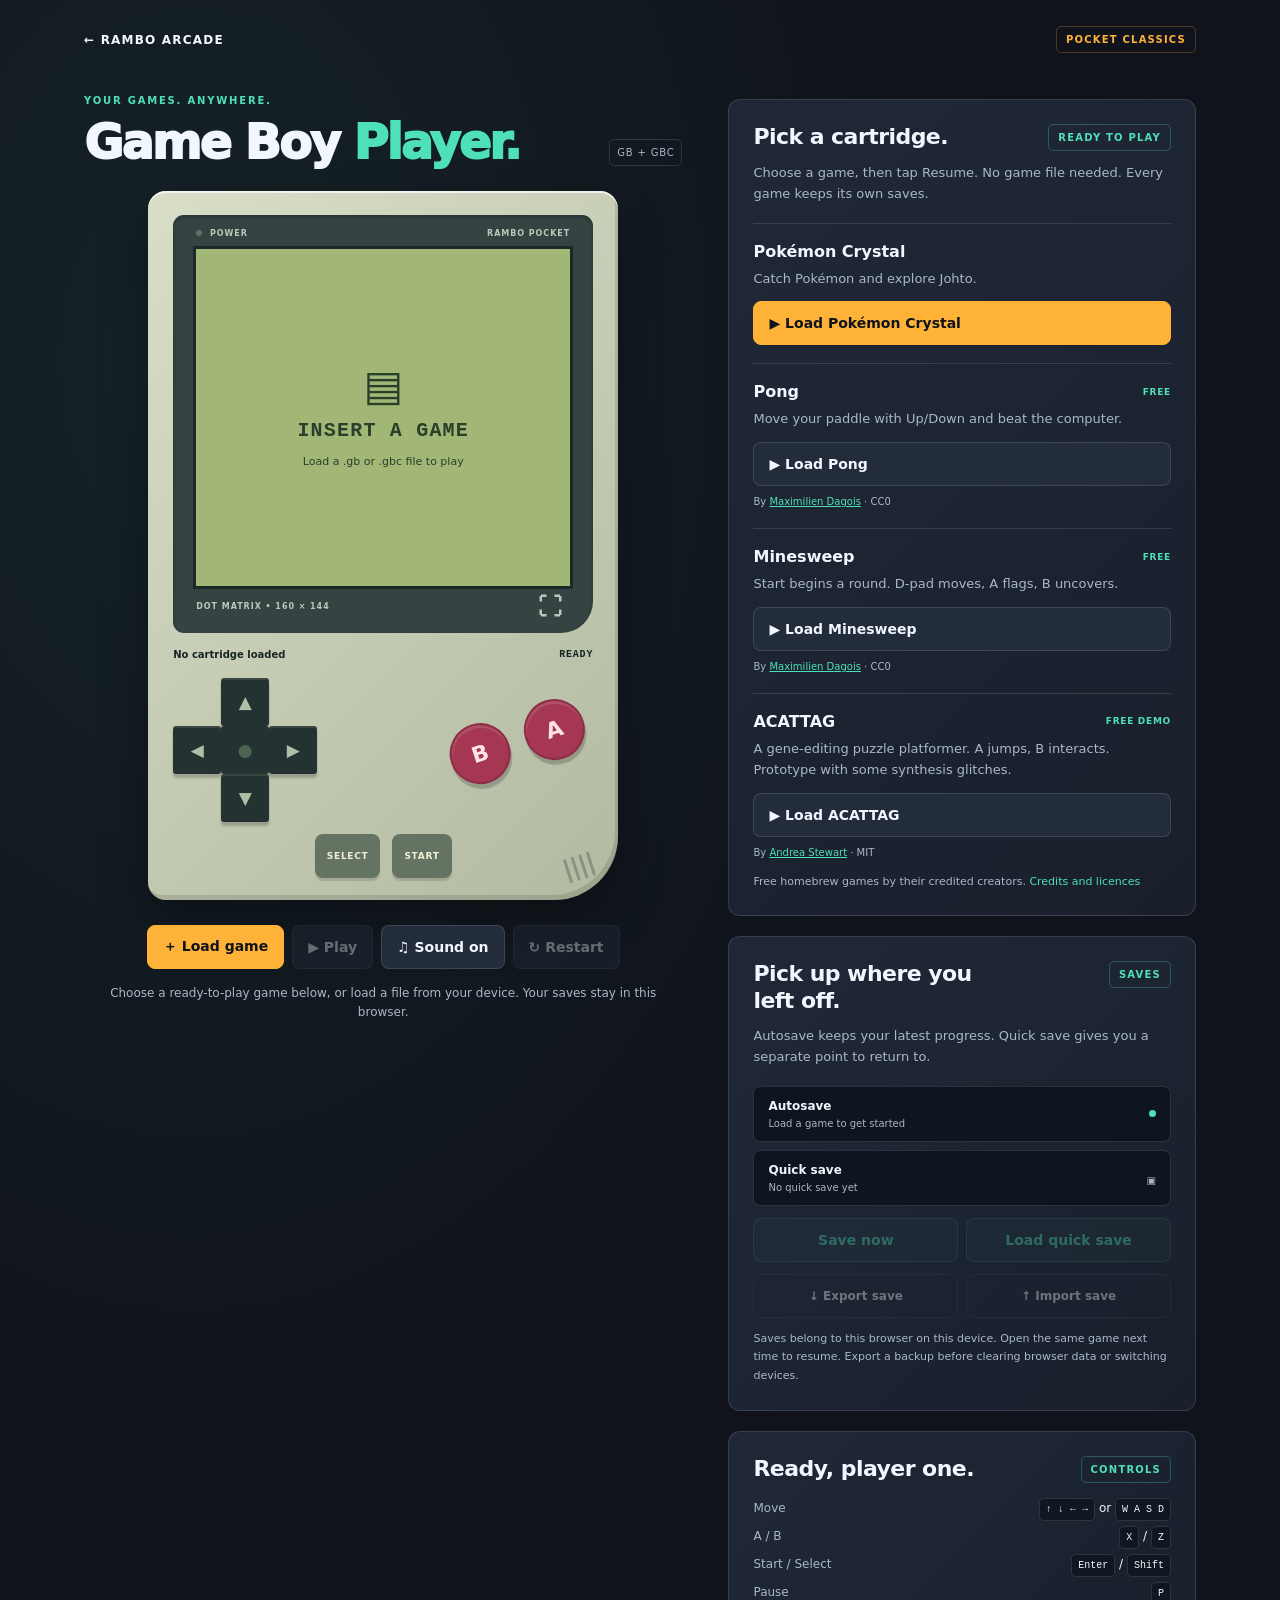
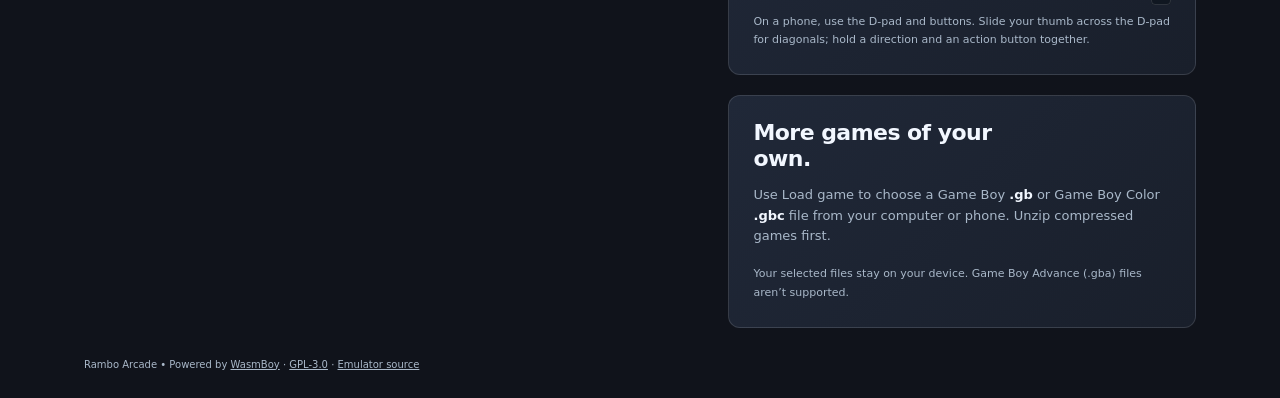
<file: gameboy-player.html>
<!doctype html>
<html lang="en">
<head>
  <meta charset="utf-8">
  <meta name="viewport" content="width=device-width, initial-scale=1, viewport-fit=cover">
  <meta name="theme-color" content="#10131b">
  <meta name="description" content="Play Game Boy games straight from Rambo Arcade, including free homebrew games. Phone controls, autosave, and save backups.">
  <title>Game Boy Player · Rambo Arcade</title>
  <link rel="stylesheet" href="assets/gameboy-player/player.css?v=library-1">
</head>
<body>
  <header class="topbar"><a href="index.html">← RAMBO ARCADE</a><span class="badge">POCKET CLASSICS</span></header>
  <main>
    <section class="player" aria-label="Game Boy player">
      <div class="player-title"><div><p class="eyebrow">YOUR GAMES. ANYWHERE.</p><h1>Game Boy <span>Player.</span></h1></div><span id="console-mode" class="mode">GB + GBC</span></div>
      <div id="console" class="console">
        <div class="screen-surround">
          <div class="screen-top"><span><i id="power-light"></i> POWER</span><span>RAMBO POCKET</span></div>
          <div class="display">
            <canvas id="screen" width="160" height="144" aria-label="Game display"></canvas>
            <div id="screen-overlay" class="screen-overlay"><div class="pixel-icon" aria-hidden="true">▤</div><strong id="overlay-title">INSERT A GAME</strong><span id="overlay-help">Load a .gb or .gbc file to play</span></div>
          </div>
          <div class="screen-bottom"><span>DOT MATRIX • 160 × 144</span><button id="fullscreen" class="screen-button" aria-label="Toggle fullscreen">⛶</button></div>
        </div>
        <div class="game-strip"><span id="game-title">No cartridge loaded</span><span id="play-status">READY</span></div>
        <div class="touch-controls">
          <div id="dpad" class="dpad" role="group" aria-label="Directional pad">
            <button class="up" data-pad="UP" aria-label="Up">▲</button><button class="left" data-pad="LEFT" aria-label="Left">◀</button><span class="pad-center" aria-hidden="true">●</span><button class="right" data-pad="RIGHT" aria-label="Right">▶</button><button class="down" data-pad="DOWN" aria-label="Down">▼</button>
          </div>
          <div class="ab-controls"><button data-button="B" aria-label="B button">B</button><button data-button="A" aria-label="A button">A</button></div>
          <div class="system-controls"><button data-button="SELECT">SELECT</button><button data-button="START">START</button></div>
          <div class="speaker" aria-hidden="true"><i></i><i></i><i></i><i></i></div>
        </div>
      </div>
      <div class="play-toolbar"><button id="choose-game" class="primary">＋ Load game</button><button id="play" disabled>▶ Play</button><button id="sound" aria-pressed="true">♫ Sound on</button><button id="restart" disabled aria-label="Restart current game">↻ Restart</button></div>
      <input id="rom-file" type="file" accept=".gb,.gbc" hidden>
      <p id="message" role="status" aria-live="polite">Choose a ready-to-play game below, or load a file from your device. Your saves stay in this browser.</p>
      <noscript>This player needs JavaScript enabled to run games.</noscript>
    </section>
    <aside>
      <section id="ready-games" class="panel ready-games"><div class="panel-heading"><h2>Pick a cartridge.</h2><span class="small-badge">READY TO PLAY</span></div><p>Choose a game, then tap Resume. No game file needed. Every game keeps its own saves.</p>
        <article class="cartridge"><h3>Pokémon Crystal</h3><p>Catch Pokémon and explore Johto.</p><button id="included-game" class="primary" data-included-game="pokemon-crystal">▶ Load Pokémon Crystal</button></article>
        <article class="cartridge"><h3>Pong <span>FREE</span></h3><p>Move your paddle with Up/Down and beat the computer.</p><button data-included-game="pong">▶ Load Pong</button><p class="credit">By <a href="https://github.com/mdagois/gca">Maximilien Dagois</a> · CC0</p></article>
        <article class="cartridge"><h3>Minesweep <span>FREE</span></h3><p>Start begins a round. D-pad moves, A flags, B uncovers.</p><button data-included-game="minesweep">▶ Load Minesweep</button><p class="credit">By <a href="https://github.com/mdagois/gca">Maximilien Dagois</a> · CC0</p></article>
        <article class="cartridge"><h3>ACATTAG <span>FREE DEMO</span></h3><p>A gene-editing puzzle platformer. A jumps, B interacts. Prototype with some synthesis glitches.</p><button data-included-game="acattag">▶ Load ACATTAG</button><p class="credit">By <a href="https://selkkie.itch.io/acattag">Andrea Stewart</a> · MIT</p></article>
        <p class="fine">Free homebrew games by their credited creators. <a href="games/CREDITS.txt">Credits and licences</a></p>
      </section>
      <section class="panel saves"><div class="panel-heading"><h2>Pick up where you left off.</h2><span class="small-badge">SAVES</span></div><p>Autosave keeps your latest progress. Quick save gives you a separate point to return to.</p>
        <div class="save-row"><div><strong>Autosave</strong><span id="auto-info">Load a game to get started</span></div><span class="save-dot" aria-hidden="true"></span></div>
        <div class="save-row"><div><strong>Quick save</strong><span id="quick-info">No quick save yet</span></div><span aria-hidden="true">▣</span></div>
        <div class="save-buttons"><button id="quick-save" disabled>Save now</button><button id="quick-load" disabled>Load quick save</button></div>
        <div class="backup-buttons"><button id="export-save" disabled>↓ Export save</button><button id="import-save" disabled>↑ Import save</button></div>
        <input id="save-file" type="file" accept=".json,.rambo-save" hidden>
        <p class="fine">Saves belong to this browser on this device. Open the same game next time to resume. Export a backup before clearing browser data or switching devices.</p>
      </section>
      <section class="panel controls-guide"><div class="panel-heading"><h2>Ready, player one.</h2><span class="small-badge">CONTROLS</span></div><dl><div><dt>Move</dt><dd><kbd>↑ ↓ ← →</kbd> or <kbd>W A S D</kbd></dd></div><div><dt>A / B</dt><dd><kbd>X</kbd> / <kbd>Z</kbd></dd></div><div><dt>Start / Select</dt><dd><kbd>Enter</kbd> / <kbd>Shift</kbd></dd></div><div><dt>Pause</dt><dd><kbd>P</kbd></dd></div></dl><p class="fine">On a phone, use the D-pad and buttons. Slide your thumb across the D-pad for diagonals; hold a direction and an action button together.</p></section>
        <section class="panel getting-started"><h2>More games of your own.</h2><p>Use Load game to choose a Game Boy <strong>.gb</strong> or Game Boy Color <strong>.gbc</strong> file from your computer or phone. Unzip compressed games first.</p><p class="fine">Your selected files stay on your device. Game Boy Advance (.gba) files aren’t supported.</p></section>
    </aside>
  </main>
  <footer>Rambo Arcade • Powered by <a href="https://github.com/torch2424/wasmboy">WasmBoy</a> <span>· <a href="assets/gameboy-player/LICENSE.txt">GPL-3.0</a> · <a href="assets/gameboy-player/wasmboy-source.zip">Emulator source</a></span></footer>
  <script type="module" src="assets/gameboy-player/player.js?v=library-3"></script>
</body>
</html>
</file>
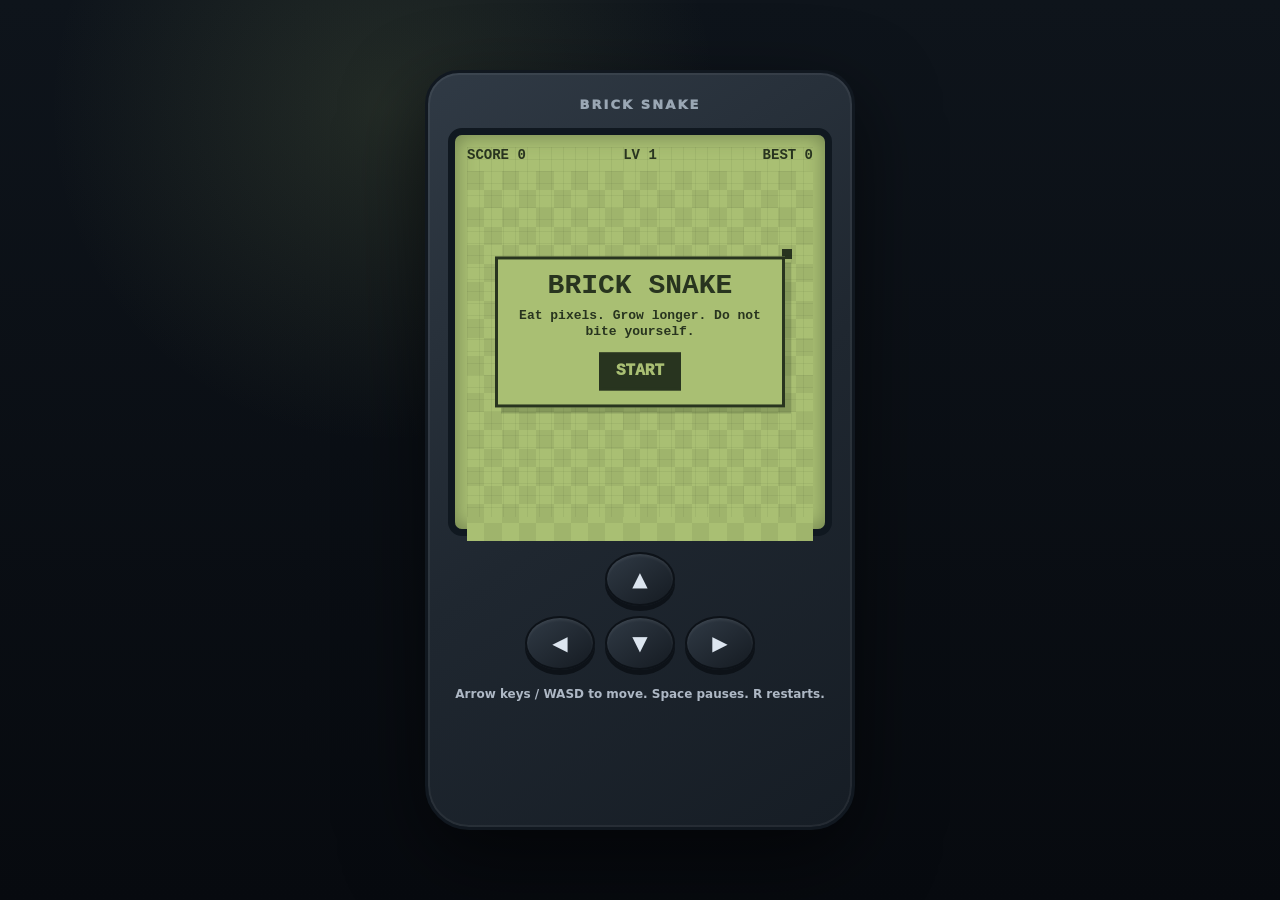
<file: nokia-snake.html>
<!doctype html>
<html lang="en">
<head>
  <meta charset="utf-8">
  <meta name="viewport" content="width=device-width, initial-scale=1">
  <title>Brick Snake</title>
  <style>
    :root {
      color-scheme: dark;
      --phone: #1f2730;
      --phone-edge: #111820;
      --screen: #a9bf73;
      --screen-dark: #28341f;
      --screen-mid: #50613b;
      --ink: #eaf0df;
      font-family: Inter, ui-sans-serif, system-ui, -apple-system, BlinkMacSystemFont, "Segoe UI", sans-serif;
    }

    * {
      box-sizing: border-box;
    }

    html,
    body {
      width: 100%;
      height: 100%;
      margin: 0;
      overflow: hidden;
      background:
        radial-gradient(circle at 30% 12%, rgba(169, 191, 115, 0.14), transparent 28%),
        linear-gradient(180deg, #0e141b, #070a0f);
      color: var(--ink);
      display: grid;
      place-items: center;
    }

    .phone {
      width: min(94vw, 430px);
      min-height: min(94vh, 760px);
      padding: 24px 20px 18px;
      border-radius: 34px 34px 44px 44px;
      background: linear-gradient(145deg, #303a45, var(--phone) 52%, #161d25);
      border: 3px solid var(--phone-edge);
      box-shadow: inset 0 0 0 2px rgba(255,255,255,0.06), 0 28px 80px rgba(0,0,0,0.55);
      display: flex;
      flex-direction: column;
      gap: 16px;
    }

    .brand {
      text-align: center;
      color: #9aa7b4;
      font-size: 13px;
      font-weight: 950;
      letter-spacing: 0.16em;
      text-transform: uppercase;
    }

    .screen {
      position: relative;
      aspect-ratio: 1 / 1;
      border-radius: 14px;
      padding: 12px;
      background: var(--screen);
      border: 7px solid #101820;
      box-shadow: inset 0 0 20px rgba(40, 52, 31, 0.45);
    }

    .screen::after {
      content: "";
      position: absolute;
      inset: 12px;
      pointer-events: none;
      background-image:
        linear-gradient(rgba(40,52,31,0.06) 1px, transparent 1px),
        linear-gradient(90deg, rgba(40,52,31,0.06) 1px, transparent 1px);
      background-size: 12px 12px;
      mix-blend-mode: multiply;
    }

    canvas {
      display: block;
      width: 100%;
      height: 100%;
      image-rendering: pixelated;
    }

    .hud {
      display: grid;
      grid-template-columns: repeat(3, 1fr);
      gap: 8px;
      color: var(--screen-dark);
      margin-bottom: 8px;
      font-family: "Courier New", monospace;
      font-size: 14px;
      font-weight: 900;
      text-transform: uppercase;
    }

    .hud span:nth-child(2) {
      text-align: center;
    }

    .hud span:nth-child(3) {
      text-align: right;
    }

    .panel {
      position: absolute;
      left: 50%;
      top: 50%;
      width: min(calc(100% - 38px), 290px);
      transform: translate(-50%, -50%);
      border: 3px solid var(--screen-dark);
      background: var(--screen);
      color: var(--screen-dark);
      padding: 14px;
      text-align: center;
      font-family: "Courier New", monospace;
      font-weight: 900;
      z-index: 3;
      box-shadow: 6px 6px 0 rgba(40, 52, 31, 0.22);
    }

    .panel[hidden] {
      display: none;
    }

    h1 {
      margin: 0 0 8px;
      font-size: 28px;
      line-height: 0.95;
      letter-spacing: 0;
      text-transform: uppercase;
    }

    .copy {
      margin: 0 0 12px;
      font-size: 13px;
      line-height: 1.25;
    }

    button {
      appearance: none;
      min-height: 38px;
      border: 3px solid var(--screen-dark);
      background: var(--screen-dark);
      color: var(--screen);
      font: inherit;
      font-weight: 950;
      padding: 0 14px;
      cursor: pointer;
      text-transform: uppercase;
    }

    .keys {
      display: grid;
      grid-template-columns: 1fr 1fr 1fr;
      gap: 10px;
      width: 230px;
      margin: 0 auto;
    }

    .key {
      min-height: 54px;
      border-radius: 50%;
      background: linear-gradient(145deg, #303a45, #151b22);
      border: 2px solid #0d1218;
      color: #dce5ef;
      box-shadow: inset 0 2px 3px rgba(255,255,255,0.08), 0 5px 0 #0d1218;
      font-size: 20px;
      display: grid;
      place-items: center;
      user-select: none;
    }

    .key:active {
      transform: translateY(3px);
      box-shadow: inset 0 2px 3px rgba(255,255,255,0.08), 0 2px 0 #0d1218;
    }

    .key.up {
      grid-column: 2;
    }

    .key.left {
      grid-column: 1;
    }

    .key.down {
      grid-column: 2;
    }

    .key.right {
      grid-column: 3;
    }

    .hint {
      color: #aeb8c5;
      text-align: center;
      font-size: 12px;
      line-height: 1.35;
      font-weight: 750;
    }

    @media (max-width: 520px) {
      .phone {
        width: 100vw;
        min-height: 100vh;
        border-radius: 0;
        border: 0;
        justify-content: center;
      }
    }
  </style>
</head>
<body>
  <main class="phone">
    <div class="brand">Brick Snake</div>
    <section class="screen">
      <div class="hud">
        <span id="score">Score 0</span>
        <span id="speed">Lv 1</span>
        <span id="best">Best 0</span>
      </div>
      <canvas id="game" width="360" height="360"></canvas>
      <div class="panel" id="panel">
        <h1>Brick Snake</h1>
        <p class="copy" id="message">Eat pixels. Grow longer. Do not bite yourself.</p>
        <button id="startBtn" type="button">Start</button>
      </div>
    </section>
    <section class="keys" aria-label="Touch controls">
      <div class="key up" data-dir="up">▲</div>
      <div class="key left" data-dir="left">◀</div>
      <div class="key down" data-dir="down">▼</div>
      <div class="key right" data-dir="right">▶</div>
    </section>
    <div class="hint">Arrow keys / WASD to move. Space pauses. R restarts.</div>
  </main>

  <script>
    const canvas = document.getElementById("game");
    const ctx = canvas.getContext("2d");
    const scoreEl = document.getElementById("score");
    const speedEl = document.getElementById("speed");
    const bestEl = document.getElementById("best");
    const panel = document.getElementById("panel");
    const messageEl = document.getElementById("message");
    const startBtn = document.getElementById("startBtn");

    const size = 18;
    const cells = canvas.width / size;
    let snake;
    let food;
    let dir;
    let nextDir;
    let score;
    let best = Number(localStorage.getItem("brickSnakeBest") || 0);
    let state = "ready";
    let timer = 0;
    let stepTime = 0.14;
    let flash = 0;

    function reset() {
      snake = [
        { x: 9, y: 10 },
        { x: 8, y: 10 },
        { x: 7, y: 10 }
      ];
      dir = { x: 1, y: 0 };
      nextDir = { x: 1, y: 0 };
      score = 0;
      timer = 0;
      stepTime = 0.14;
      flash = 0;
      spawnFood();
      updateHud();
    }

    function start() {
      reset();
      state = "playing";
      panel.hidden = true;
    }

    function gameOver() {
      state = "over";
      best = Math.max(best, score);
      localStorage.setItem("brickSnakeBest", String(best));
      messageEl.textContent = `Score ${score}. Press Start for another go.`;
      startBtn.textContent = "Restart";
      panel.hidden = false;
      flash = 1;
      updateHud();
    }

    function spawnFood() {
      do {
        food = {
          x: Math.floor(Math.random() * cells),
          y: Math.floor(Math.random() * cells)
        };
      } while (snake.some((p) => p.x === food.x && p.y === food.y));
    }

    function setDirection(name) {
      const map = {
        up: { x: 0, y: -1 },
        down: { x: 0, y: 1 },
        left: { x: -1, y: 0 },
        right: { x: 1, y: 0 }
      };
      const wanted = map[name];
      if (!wanted) return;
      if (wanted.x + dir.x === 0 && wanted.y + dir.y === 0) return;
      nextDir = wanted;
      if (state === "ready" || state === "over") start();
    }

    function step() {
      dir = nextDir;
      const head = snake[0];
      const next = {
        x: (head.x + dir.x + cells) % cells,
        y: (head.y + dir.y + cells) % cells
      };

      if (snake.some((p) => p.x === next.x && p.y === next.y)) {
        gameOver();
        return;
      }

      snake.unshift(next);
      if (next.x === food.x && next.y === food.y) {
        score += 10;
        stepTime = Math.max(0.065, stepTime - 0.004);
        spawnFood();
      } else {
        snake.pop();
      }
      updateHud();
    }

    function update(dt) {
      if (state !== "playing") return;
      timer += dt;
      while (timer >= stepTime) {
        timer -= stepTime;
        step();
      }
    }

    function draw() {
      ctx.fillStyle = "#a9bf73";
      ctx.fillRect(0, 0, canvas.width, canvas.height);

      ctx.fillStyle = "rgba(40,52,31,0.08)";
      for (let x = 0; x < cells; x += 1) {
        for (let y = 0; y < cells; y += 1) {
          if ((x + y) % 2 === 0) ctx.fillRect(x * size, y * size, size, size);
        }
      }

      ctx.fillStyle = "#28341f";
      drawCell(food.x, food.y, true);

      snake.forEach((part, i) => {
        ctx.fillStyle = i === 0 ? "#1f2b19" : "#28341f";
        drawCell(part.x, part.y, false);
        if (i === 0) drawEyes(part);
      });

      if (state === "paused") {
        ctx.fillStyle = "rgba(40,52,31,0.72)";
        ctx.fillRect(0, 145, canvas.width, 70);
        ctx.fillStyle = "#a9bf73";
        ctx.font = "bold 28px Courier New";
        ctx.textAlign = "center";
        ctx.fillText("PAUSED", canvas.width / 2, 190);
      }

      if (flash > 0) {
        ctx.globalAlpha = flash;
        ctx.fillStyle = "#28341f";
        ctx.fillRect(0, 0, canvas.width, canvas.height);
        ctx.globalAlpha = 1;
        flash = Math.max(0, flash - 0.05);
      }
    }

    function drawCell(x, y, round) {
      const pad = round ? 4 : 2;
      ctx.fillRect(x * size + pad, y * size + pad, size - pad * 2, size - pad * 2);
    }

    function drawEyes(head) {
      ctx.fillStyle = "#a9bf73";
      const ex = head.x * size;
      const ey = head.y * size;
      ctx.fillRect(ex + 5 + dir.x * 3, ey + 5 + dir.y * 3, 3, 3);
      ctx.fillRect(ex + 10 + dir.x * 3, ey + 10 + dir.y * 3, 3, 3);
    }

    function updateHud() {
      scoreEl.textContent = `Score ${score}`;
      speedEl.textContent = `Lv ${1 + Math.floor((0.14 - stepTime) / 0.016)}`;
      bestEl.textContent = `Best ${best}`;
    }

    let last = 0;
    function loop(time) {
      const dt = Math.min(0.05, ((time - last) / 1000) || 0);
      last = time;
      update(dt);
      draw();
      requestAnimationFrame(loop);
    }

    window.addEventListener("keydown", (event) => {
      const key = event.code;
      if (key === "ArrowUp" || key === "KeyW") setDirection("up");
      if (key === "ArrowDown" || key === "KeyS") setDirection("down");
      if (key === "ArrowLeft" || key === "KeyA") setDirection("left");
      if (key === "ArrowRight" || key === "KeyD") setDirection("right");
      if (key === "Space" && state === "playing") state = "paused";
      else if (key === "Space" && state === "paused") state = "playing";
      if (key === "KeyR") start();
      if (["ArrowUp", "ArrowDown", "ArrowLeft", "ArrowRight", "Space"].includes(key)) event.preventDefault();
    });

    document.querySelectorAll("[data-dir]").forEach((button) => {
      button.addEventListener("pointerdown", () => setDirection(button.dataset.dir));
    });

    startBtn.addEventListener("click", start);
    reset();
    requestAnimationFrame(loop);
  </script>
</body>
</html>
</file>
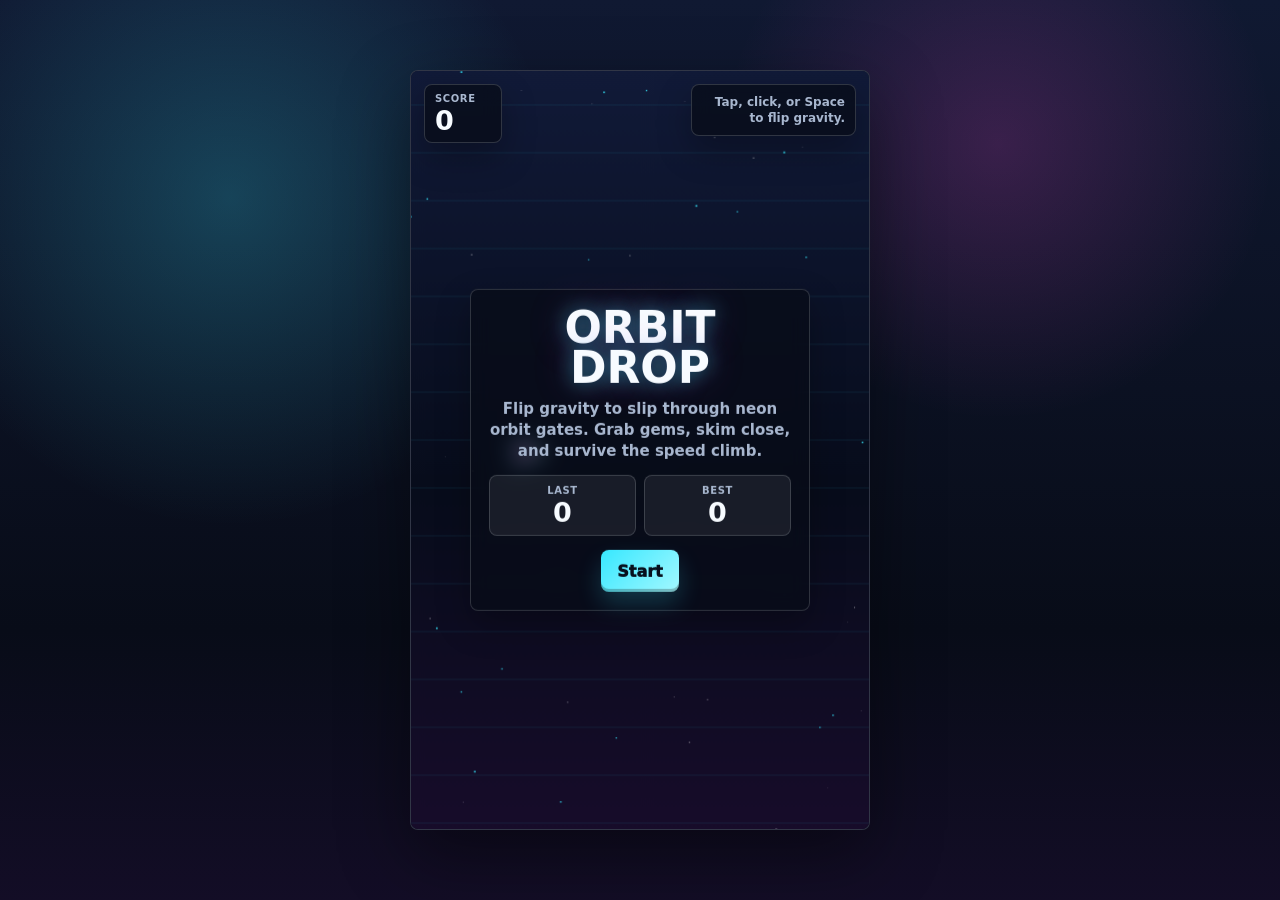
<file: orbit-drop.html>
<!doctype html>
<html lang="en">
<head>
  <meta charset="utf-8">
  <meta name="viewport" content="width=device-width, initial-scale=1">
  <title>Orbit Drop</title>
  <style>
    :root {
      color-scheme: dark;
      --ink: #f7fbff;
      --muted: #a8b7cf;
      --panel: rgba(8, 12, 24, 0.76);
      --line: rgba(247, 251, 255, 0.16);
      --cyan: #37e8ff;
      --pink: #ff4bd8;
      --gold: #ffe36a;
      --red: #ff4564;
      font-family: Inter, ui-sans-serif, system-ui, -apple-system, BlinkMacSystemFont, "Segoe UI", sans-serif;
    }

    * {
      box-sizing: border-box;
    }

    html,
    body {
      width: 100%;
      height: 100%;
      margin: 0;
      overflow: hidden;
      background: #080c18;
      color: var(--ink);
    }

    body {
      display: grid;
      place-items: center;
      background:
        radial-gradient(circle at 18% 22%, rgba(55, 232, 255, 0.22), transparent 26%),
        radial-gradient(circle at 78% 16%, rgba(255, 75, 216, 0.18), transparent 22%),
        linear-gradient(180deg, #101932, #080c18 70%, #130d26);
    }

    .frame {
      position: relative;
      width: min(100vw, 460px);
      height: min(100vh, 760px);
      aspect-ratio: 9 / 16;
      overflow: hidden;
      border: 1px solid var(--line);
      border-radius: 8px;
      background: #0b1022;
      box-shadow: 0 24px 70px rgba(0, 0, 0, 0.42);
      touch-action: manipulation;
    }

    canvas {
      display: block;
      width: 100%;
      height: 100%;
    }

    .hud {
      position: absolute;
      inset: 0;
      display: flex;
      justify-content: space-between;
      align-items: flex-start;
      gap: 10px;
      padding: 13px;
      pointer-events: none;
    }

    .metric,
    .hint,
    .panel {
      border: 1px solid var(--line);
      border-radius: 8px;
      background: var(--panel);
      box-shadow: 0 14px 34px rgba(0, 0, 0, 0.28);
      backdrop-filter: blur(10px);
    }

    .metric {
      min-width: 78px;
      padding: 8px 10px;
    }

    .metric span,
    .stat span {
      display: block;
      color: var(--muted);
      font-size: 10px;
      line-height: 1.1;
      font-weight: 900;
      letter-spacing: 0.06em;
      text-transform: uppercase;
    }

    .metric strong,
    .stat strong {
      display: block;
      margin-top: 3px;
      font-size: 27px;
      line-height: 1;
      font-variant-numeric: tabular-nums;
    }

    .hint {
      max-width: 165px;
      padding: 9px 10px;
      color: var(--muted);
      font-size: 12px;
      line-height: 1.35;
      font-weight: 750;
      text-align: right;
    }

    .panel {
      position: absolute;
      left: 50%;
      top: 50%;
      width: min(calc(100% - 32px), 340px);
      transform: translate(-50%, -50%);
      padding: 18px;
      text-align: center;
      pointer-events: auto;
    }

    .panel[hidden] {
      display: none;
    }

    h1 {
      margin: 0;
      font-size: 44px;
      line-height: 0.9;
      letter-spacing: 0;
      text-transform: uppercase;
      text-shadow: 0 0 20px rgba(55, 232, 255, 0.48), 0 0 42px rgba(255, 75, 216, 0.28);
    }

    .copy {
      margin: 12px 0 14px;
      color: var(--muted);
      font-size: 15px;
      line-height: 1.38;
      font-weight: 650;
    }

    .stats {
      display: grid;
      grid-template-columns: 1fr 1fr;
      gap: 8px;
      margin-bottom: 14px;
    }

    .stat {
      border: 1px solid var(--line);
      border-radius: 8px;
      padding: 9px;
      background: rgba(255, 255, 255, 0.07);
    }

    button {
      appearance: none;
      min-height: 42px;
      border: 0;
      border-radius: 8px;
      padding: 0 16px;
      color: #07101d;
      background: linear-gradient(135deg, var(--cyan), #a3f8ff);
      font: inherit;
      font-weight: 950;
      cursor: pointer;
      box-shadow: inset 0 -3px 0 rgba(0, 0, 0, 0.24), 0 12px 24px rgba(55, 232, 255, 0.2);
    }

    @media (max-width: 520px) {
      .frame {
        width: 100vw;
        height: 100vh;
        border: 0;
        border-radius: 0;
      }
    }
  </style>
</head>
<body>
  <main class="frame" id="frame">
    <canvas id="game" width="460" height="760"></canvas>
    <div class="hud" aria-hidden="true">
      <div class="metric">
        <span>Score</span>
        <strong id="score">0</strong>
      </div>
      <div class="hint" id="hint">Tap, click, or Space to flip gravity.</div>
    </div>
    <section class="panel" id="panel">
      <h1>Orbit Drop</h1>
      <p class="copy" id="copy">Flip gravity to slip through neon orbit gates. Grab gems, skim close, and survive the speed climb.</p>
      <div class="stats">
        <div class="stat">
          <span>Last</span>
          <strong id="lastScore">0</strong>
        </div>
        <div class="stat">
          <span>Best</span>
          <strong id="bestScore">0</strong>
        </div>
      </div>
      <button id="startBtn" type="button">Start</button>
    </section>
  </main>

  <script>
    const canvas = document.getElementById("game");
    const ctx = canvas.getContext("2d");
    const frame = document.getElementById("frame");
    const panel = document.getElementById("panel");
    const scoreEl = document.getElementById("score");
    const hintEl = document.getElementById("hint");
    const copyEl = document.getElementById("copy");
    const lastScoreEl = document.getElementById("lastScore");
    const bestScoreEl = document.getElementById("bestScore");
    const startBtn = document.getElementById("startBtn");

    const W = canvas.width;
    const H = canvas.height;
    const ship = { x: 116, y: H * 0.5, vy: 0, r: 15, gravity: 1, angle: 0 };
    const physics = { gravity: 430, flipKick: 145, maxVy: 330 };
    const gates = [];
    const gems = [];
    const particles = [];
    const stars = Array.from({ length: 72 }, () => ({
      x: Math.random() * W,
      y: Math.random() * H,
      s: 0.4 + Math.random() * 1.6,
      v: 10 + Math.random() * 32
    }));

    let state = "ready";
    let score = 0;
    let best = Number(localStorage.getItem("orbitDropBest") || 0);
    let lastTime = 0;
    let speed = 178;
    let spawnTimer = 0;
    let combo = 0;
    let shake = 0;
    let audio = null;

    bestScoreEl.textContent = best;

    function reset() {
      ship.y = H * 0.5;
      ship.vy = 0;
      ship.gravity = 1;
      ship.angle = 0;
      gates.length = 0;
      gems.length = 0;
      particles.length = 0;
      score = 0;
      speed = 178;
      spawnTimer = 1.0;
      combo = 0;
      shake = 0;
      updateScore();
    }

    function start() {
      reset();
      state = "playing";
      panel.hidden = true;
      hintEl.textContent = "Tap, click, or Space to flip gravity.";
    }

    function gameOver() {
      if (state !== "playing") return;
      state = "over";
      best = Math.max(best, Math.floor(score));
      localStorage.setItem("orbitDropBest", String(best));
      lastScoreEl.textContent = Math.floor(score);
      bestScoreEl.textContent = best;
      copyEl.textContent = `You scored ${Math.floor(score)}. The orbit always wants one more run.`;
      startBtn.textContent = "Restart";
      hintEl.textContent = "Press Space, click, or tap to restart.";
      panel.hidden = false;
      shake = 1;
      burst(ship.x, ship.y, "#ff4564", 36);
      tone(90, 0.16, "sawtooth", 0.045);
    }

    function flip() {
      if (state !== "playing") {
        start();
        return;
      }
      ship.gravity *= -1;
      ship.vy = physics.flipKick * ship.gravity;
      burst(ship.x - 8, ship.y, "#37e8ff", 10);
      tone(ship.gravity > 0 ? 420 : 580, 0.045, "triangle", 0.024);
    }

    function spawnGate() {
      const gap = Math.max(164, 224 - score * 0.012);
      const center = 118 + Math.random() * (H - 236);
      const gate = {
        x: W + 34,
        center,
        gap,
        width: 56,
        passed: false,
        near: false,
        phase: Math.random() * Math.PI * 2
      };
      gates.push(gate);

      if (Math.random() < 0.82) {
        gems.push({ x: gate.x + 28, y: center, r: 8, phase: Math.random() * Math.PI * 2 });
      }
    }

    function update(dt) {
      stars.forEach((star) => {
        star.x -= (star.v + speed * 0.08) * dt;
        if (star.x < -8) {
          star.x = W + 8;
          star.y = Math.random() * H;
        }
      });

      particles.forEach((p) => {
        p.x += p.vx * dt;
        p.y += p.vy * dt;
        p.life -= dt;
      });
      for (let i = particles.length - 1; i >= 0; i--) {
        if (particles[i].life <= 0) particles.splice(i, 1);
      }

      if (state !== "playing") {
        ship.y += Math.sin(performance.now() / 280) * 0.08;
        return;
      }

      score += dt * (8 + speed * 0.08);
      speed = Math.min(330, speed + dt * 5.8);
      spawnTimer -= dt;
      if (spawnTimer <= 0) {
        spawnGate();
        spawnTimer += Math.max(0.82, 1.35 - score * 0.0009);
      }

      ship.vy += physics.gravity * ship.gravity * dt;
      ship.vy = Math.max(-physics.maxVy, Math.min(physics.maxVy, ship.vy));
      ship.y += ship.vy * dt;
      ship.angle += ((ship.gravity > 0 ? 0.7 : -0.7) + ship.vy * 0.002 - ship.angle) * Math.min(1, dt * 8);

      if (ship.y < ship.r + 12 || ship.y > H - ship.r - 12) {
        ship.y = Math.max(ship.r + 12, Math.min(H - ship.r - 12, ship.y));
        gameOver();
      }

      gates.forEach((g) => {
        g.x -= speed * dt;
        const top = g.center - g.gap / 2;
        const bottom = g.center + g.gap / 2;
        if (!g.passed && g.x + g.width < ship.x) {
          g.passed = true;
          score += 25 + combo * 4;
          combo += 1;
          updateScore();
          tone(700 + combo * 10, 0.04, "sine", 0.018);
        }
        if (!g.near && Math.abs(g.x - ship.x) < 10 && Math.min(Math.abs(ship.y - top), Math.abs(ship.y - bottom)) < 18) {
          g.near = true;
          score += 35;
          burst(ship.x, ship.y, "#ffe36a", 10);
        }
        const hitX = ship.x + ship.r > g.x && ship.x - ship.r < g.x + g.width;
        const hitY = ship.y - ship.r < top || ship.y + ship.r > bottom;
        if (hitX && hitY) gameOver();
      });
      for (let i = gates.length - 1; i >= 0; i--) {
        if (gates[i].x < -90) gates.splice(i, 1);
      }

      gems.forEach((gem) => {
        gem.x -= speed * dt;
        gem.y += Math.sin(performance.now() / 220 + gem.phase) * 0.22;
        if (Math.hypot(gem.x - ship.x, gem.y - ship.y) < ship.r + gem.r + 3) {
          gem.dead = true;
          score += 95 + combo * 8;
          combo += 1;
          burst(gem.x, gem.y, "#ffe36a", 18);
          tone(880, 0.05, "triangle", 0.024);
        }
      });
      for (let i = gems.length - 1; i >= 0; i--) {
        if (gems[i].dead || gems[i].x < -40) gems.splice(i, 1);
      }
      updateScore();
    }

    function draw() {
      ctx.save();
      if (shake > 0) {
        ctx.translate((Math.random() - 0.5) * shake * 12, (Math.random() - 0.5) * shake * 12);
        shake = Math.max(0, shake - 0.035);
      }

      const bg = ctx.createLinearGradient(0, 0, 0, H);
      bg.addColorStop(0, "#111a38");
      bg.addColorStop(0.55, "#070c1b");
      bg.addColorStop(1, "#170c2a");
      ctx.fillStyle = bg;
      ctx.fillRect(0, 0, W, H);

      stars.forEach((star) => {
        ctx.fillStyle = star.s > 1.2 ? "rgba(55,232,255,0.75)" : "rgba(255,255,255,0.55)";
        ctx.fillRect(star.x, star.y, star.s, star.s);
      });

      drawGrid();
      gates.forEach(drawGate);
      gems.forEach(drawGem);
      particles.forEach(drawParticle);
      drawShip();

      ctx.restore();
    }

    function drawGrid() {
      ctx.strokeStyle = "rgba(55,232,255,0.09)";
      ctx.lineWidth = 1;
      for (let y = 34; y < H; y += 48) {
        ctx.beginPath();
        ctx.moveTo(0, y);
        ctx.lineTo(W, y);
        ctx.stroke();
      }
    }

    function drawGate(g) {
      const top = g.center - g.gap / 2;
      const bottom = g.center + g.gap / 2;
      const glow = Math.sin(performance.now() / 200 + g.phase) * 0.18 + 0.82;
      const grad = ctx.createLinearGradient(g.x, 0, g.x + g.width, 0);
      grad.addColorStop(0, "#ff4bd8");
      grad.addColorStop(1, "#37e8ff");
      ctx.fillStyle = grad;
      ctx.shadowColor = "#37e8ff";
      ctx.shadowBlur = 18 * glow;
      roundRect(g.x, 0, g.width, top, 10);
      ctx.fill();
      roundRect(g.x, bottom, g.width, H - bottom, 10);
      ctx.fill();
      ctx.shadowBlur = 0;
      ctx.fillStyle = "rgba(255,255,255,0.18)";
      ctx.fillRect(g.x + 12, 0, 4, top);
      ctx.fillRect(g.x + g.width - 16, bottom, 4, H - bottom);
    }

    function drawGem(gem) {
      ctx.save();
      ctx.translate(gem.x, gem.y);
      ctx.rotate(performance.now() / 280 + gem.phase);
      ctx.fillStyle = "#ffe36a";
      ctx.shadowColor = "#ffe36a";
      ctx.shadowBlur = 20;
      ctx.beginPath();
      ctx.moveTo(0, -11);
      ctx.lineTo(10, 0);
      ctx.lineTo(0, 11);
      ctx.lineTo(-10, 0);
      ctx.closePath();
      ctx.fill();
      ctx.restore();
      ctx.shadowBlur = 0;
    }

    function drawShip() {
      ctx.save();
      ctx.translate(ship.x, ship.y);
      ctx.rotate(ship.angle);
      ctx.fillStyle = "rgba(0,0,0,0.25)";
      ctx.beginPath();
      ctx.ellipse(3, 22, 20, 6, 0, 0, Math.PI * 2);
      ctx.fill();
      ctx.fillStyle = "#f7fbff";
      ctx.shadowColor = "#37e8ff";
      ctx.shadowBlur = 16;
      ctx.beginPath();
      ctx.moveTo(22, 0);
      ctx.lineTo(-14, -14);
      ctx.lineTo(-8, 0);
      ctx.lineTo(-14, 14);
      ctx.closePath();
      ctx.fill();
      ctx.fillStyle = ship.gravity > 0 ? "#ff4bd8" : "#37e8ff";
      ctx.beginPath();
      ctx.arc(-3, 0, 7, 0, Math.PI * 2);
      ctx.fill();
      ctx.restore();
      ctx.shadowBlur = 0;
    }

    function drawParticle(p) {
      ctx.globalAlpha = Math.max(0, p.life / p.max);
      ctx.fillStyle = p.color;
      ctx.beginPath();
      ctx.arc(p.x, p.y, p.size, 0, Math.PI * 2);
      ctx.fill();
      ctx.globalAlpha = 1;
    }

    function roundRect(x, y, w, h, r) {
      ctx.beginPath();
      ctx.moveTo(x + r, y);
      ctx.lineTo(x + w - r, y);
      ctx.quadraticCurveTo(x + w, y, x + w, y + r);
      ctx.lineTo(x + w, y + h - r);
      ctx.quadraticCurveTo(x + w, y + h, x + w - r, y + h);
      ctx.lineTo(x + r, y + h);
      ctx.quadraticCurveTo(x, y + h, x, y + h - r);
      ctx.lineTo(x, y + r);
      ctx.quadraticCurveTo(x, y, x + r, y);
      ctx.closePath();
    }

    function burst(x, y, color, count) {
      for (let i = 0; i < count; i++) {
        const a = Math.random() * Math.PI * 2;
        const s = 70 + Math.random() * 180;
        const life = 0.22 + Math.random() * 0.32;
        particles.push({
          x,
          y,
          vx: Math.cos(a) * s,
          vy: Math.sin(a) * s,
          size: 2 + Math.random() * 3,
          color,
          life,
          max: life
        });
      }
    }

    function updateScore() {
      scoreEl.textContent = Math.floor(score);
    }

    function tone(freq, duration, type, gain) {
      try {
        audio ||= new (window.AudioContext || window.webkitAudioContext)();
        const osc = audio.createOscillator();
        const vol = audio.createGain();
        osc.type = type;
        osc.frequency.value = freq;
        vol.gain.value = gain;
        vol.gain.exponentialRampToValueAtTime(0.001, audio.currentTime + duration);
        osc.connect(vol);
        vol.connect(audio.destination);
        osc.start();
        osc.stop(audio.currentTime + duration);
      } catch {}
    }

    function loop(time) {
      const dt = Math.min(0.033, ((time - lastTime) / 1000) || 0);
      lastTime = time;
      update(dt);
      draw();
      requestAnimationFrame(loop);
    }

    function handle(event) {
      event.preventDefault();
      flip();
    }

    startBtn.addEventListener("click", start);
    frame.addEventListener("pointerdown", (event) => {
      if (event.target instanceof HTMLButtonElement) return;
      handle(event);
    });
    window.addEventListener("keydown", (event) => {
      if (event.code === "Space" || event.code === "ArrowUp" || event.code === "KeyW") handle(event);
    });

    reset();
    requestAnimationFrame(loop);
  </script>
</body>
</html>
</file>
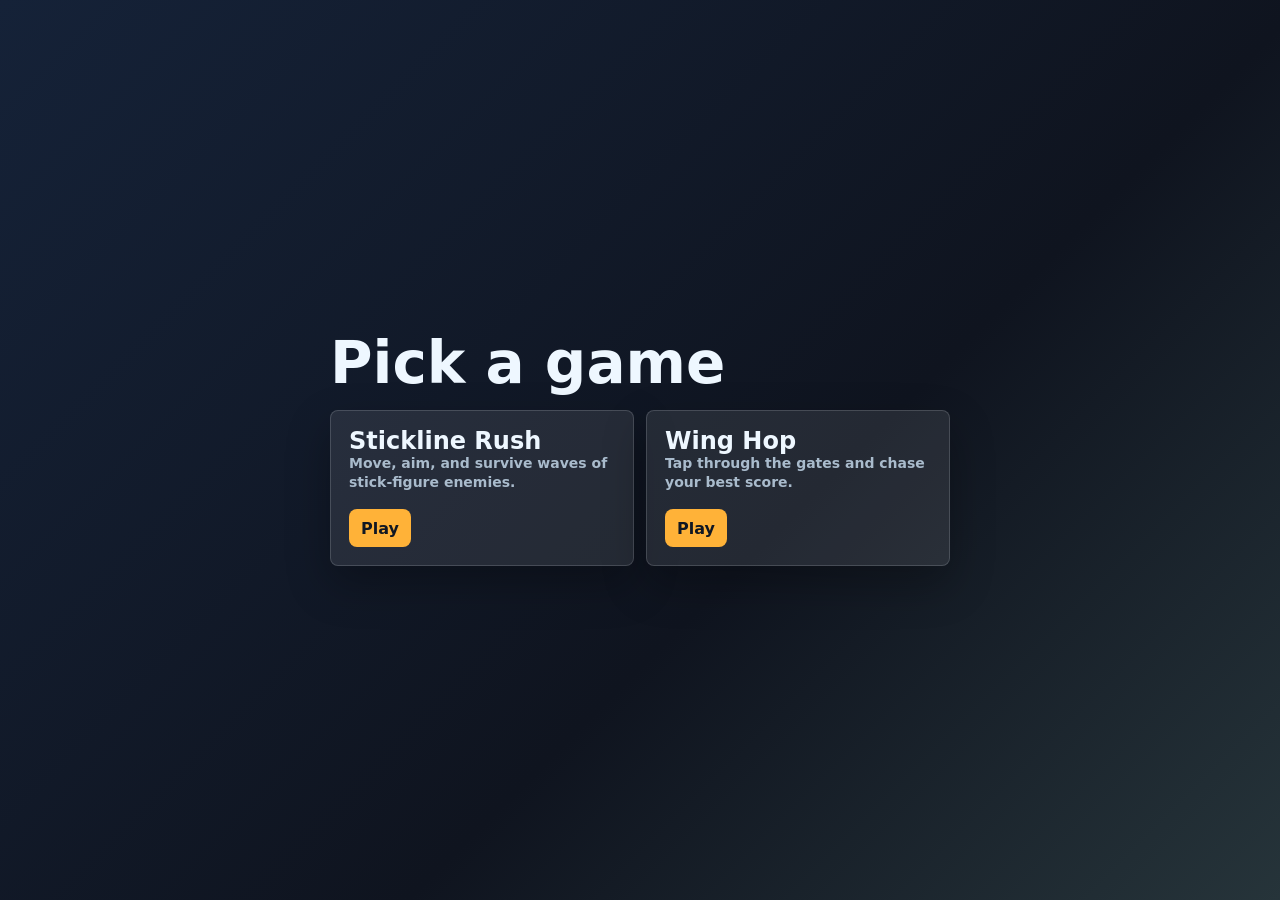
<file: play.html>
<!doctype html>
<html lang="en">
<head>
  <meta charset="utf-8">
  <meta name="viewport" content="width=device-width, initial-scale=1">
  <title>Game Launcher</title>
  <style>
    * {
      box-sizing: border-box;
    }

    body {
      min-height: 100vh;
      margin: 0;
      display: grid;
      place-items: center;
      background: linear-gradient(135deg, #152238, #0f141f 60%, #26343a);
      color: #eef7ff;
      font-family: Inter, ui-sans-serif, system-ui, -apple-system, BlinkMacSystemFont, "Segoe UI", sans-serif;
    }

    main {
      width: min(92vw, 620px);
    }

    h1 {
      margin: 0 0 18px;
      font-size: clamp(34px, 7vw, 58px);
      line-height: 1;
      letter-spacing: 0;
    }

    .grid {
      display: grid;
      grid-template-columns: repeat(auto-fit, minmax(230px, 1fr));
      gap: 12px;
    }

    a {
      min-height: 156px;
      display: flex;
      flex-direction: column;
      justify-content: space-between;
      gap: 16px;
      padding: 18px;
      color: inherit;
      text-decoration: none;
      background: rgba(255, 255, 255, 0.09);
      border: 1px solid rgba(238, 247, 255, 0.16);
      border-radius: 8px;
      box-shadow: 0 18px 44px rgba(0, 0, 0, 0.28);
    }

    a:hover,
    a:focus-visible {
      outline: 2px solid #ffb238;
      outline-offset: 3px;
      background: rgba(255, 255, 255, 0.13);
    }

    strong {
      display: block;
      font-size: 24px;
      line-height: 1.05;
    }

    span {
      display: block;
      color: #a9bbcc;
      font-size: 14px;
      line-height: 1.35;
      font-weight: 650;
    }

    em {
      width: fit-content;
      min-height: 38px;
      display: inline-grid;
      place-items: center;
      padding: 0 12px;
      border-radius: 8px;
      color: #101723;
      background: #ffb238;
      font-style: normal;
      font-weight: 900;
    }
  </style>
</head>
<body>
  <main>
    <h1>Pick a game</h1>
    <div class="grid">
      <a href="stick-shooter.html">
        <div>
          <strong>Stickline Rush</strong>
          <span>Move, aim, and survive waves of stick-figure enemies.</span>
        </div>
        <em>Play</em>
      </a>
      <a href="index.html">
        <div>
          <strong>Wing Hop</strong>
          <span>Tap through the gates and chase your best score.</span>
        </div>
        <em>Play</em>
      </a>
    </div>
  </main>
</body>
</html>
</file>
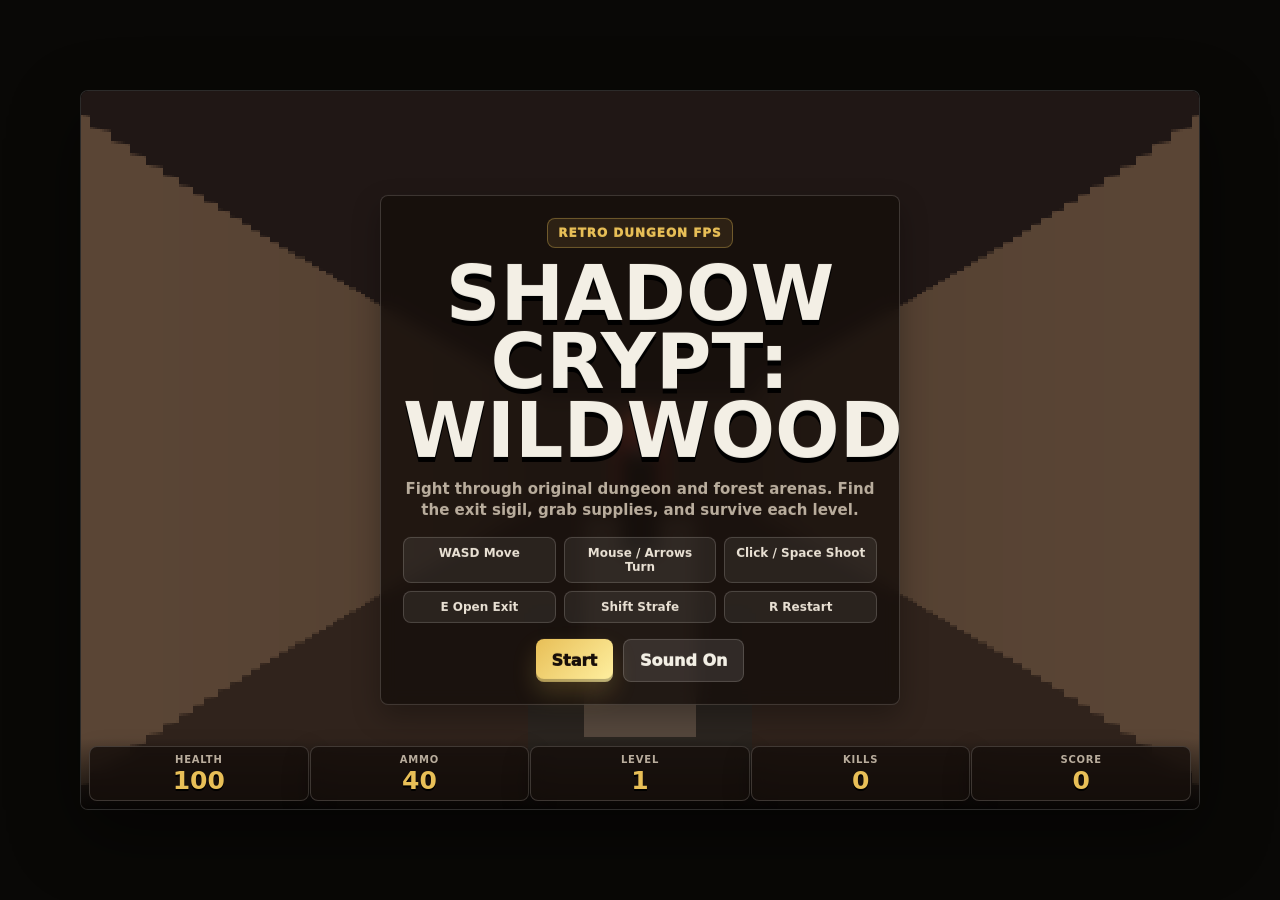
<file: shadow-crypt.html>
<!doctype html>
<html lang="en">
<head>
  <meta charset="utf-8">
  <meta name="viewport" content="width=device-width, initial-scale=1">
  <title>Shadow Crypt: Wildwood</title>
  <style>
    :root {
      color-scheme: dark;
      --ink: #f3efe5;
      --muted: #b9ad9d;
      --panel: rgba(22, 15, 12, 0.82);
      --line: rgba(243, 239, 229, 0.18);
      --red: #e04435;
      --gold: #e8bf57;
      --green: #62c46d;
      font-family: Inter, ui-sans-serif, system-ui, -apple-system, BlinkMacSystemFont, "Segoe UI", sans-serif;
    }

    * { box-sizing: border-box; }

    html,
    body {
      width: 100%;
      height: 100%;
      margin: 0;
      overflow: hidden;
      background: #090806;
      color: var(--ink);
    }

    body {
      display: grid;
      place-items: center;
    }

    .screen {
      position: relative;
      width: min(100vw, 1120px);
      height: min(100vh, 720px);
      overflow: hidden;
      background: #000;
      border: 1px solid var(--line);
      border-radius: 8px;
      box-shadow: 0 24px 70px rgba(0, 0, 0, 0.48);
    }

    canvas {
      display: block;
      width: 100%;
      height: 100%;
      image-rendering: pixelated;
    }

    .hud {
      position: absolute;
      left: 0;
      right: 0;
      bottom: 0;
      display: grid;
      grid-template-columns: repeat(5, 1fr);
      gap: 1px;
      padding: 8px;
      pointer-events: none;
      background: linear-gradient(180deg, transparent, rgba(0, 0, 0, 0.82));
    }

    .cell,
    .panel {
      border: 1px solid var(--line);
      border-radius: 8px;
      background: var(--panel);
      box-shadow: 0 12px 28px rgba(0, 0, 0, 0.28);
      backdrop-filter: blur(8px);
    }

    .cell {
      min-height: 54px;
      display: grid;
      place-items: center;
      padding: 7px;
      text-align: center;
    }

    .cell span,
    .stat span {
      display: block;
      color: var(--muted);
      font-size: 10px;
      line-height: 1.1;
      font-weight: 900;
      letter-spacing: 0.08em;
      text-transform: uppercase;
    }

    .cell strong,
    .stat strong {
      display: block;
      margin-top: 3px;
      color: var(--gold);
      font-size: 25px;
      line-height: 1;
      font-variant-numeric: tabular-nums;
      text-shadow: 0 2px 0 #000;
    }

    .crosshair {
      position: absolute;
      left: 50%;
      top: 50%;
      width: 24px;
      height: 24px;
      transform: translate(-50%, -50%);
      pointer-events: none;
    }

    .crosshair::before,
    .crosshair::after {
      content: "";
      position: absolute;
      background: rgba(255, 255, 255, 0.8);
      box-shadow: 0 1px 2px #000;
    }

    .crosshair::before { left: 11px; top: 2px; width: 2px; height: 20px; }
    .crosshair::after { left: 2px; top: 11px; width: 20px; height: 2px; }

    .panel {
      position: absolute;
      left: 50%;
      top: 50%;
      width: min(calc(100% - 32px), 520px);
      transform: translate(-50%, -50%);
      padding: 22px;
      text-align: center;
      pointer-events: auto;
    }

    .panel[hidden] { display: none; }

    .eyebrow {
      width: fit-content;
      margin: 0 auto 12px;
      border: 1px solid rgba(232, 191, 87, 0.36);
      border-radius: 8px;
      padding: 7px 10px;
      color: var(--gold);
      background: rgba(232, 191, 87, 0.1);
      font-size: 12px;
      font-weight: 950;
      letter-spacing: 0.08em;
      text-transform: uppercase;
    }

    h1,
    h2 {
      margin: 0;
      text-transform: uppercase;
      letter-spacing: 0;
      text-shadow: 0 5px 0 #000;
    }

    h1 { font-size: clamp(42px, 8vw, 76px); line-height: 0.9; }
    h2 { font-size: clamp(36px, 7vw, 58px); line-height: 0.94; }

    .copy {
      max-width: 470px;
      margin: 14px auto;
      color: var(--muted);
      font-size: 15px;
      line-height: 1.4;
      font-weight: 650;
    }

    .actions {
      display: flex;
      flex-wrap: wrap;
      justify-content: center;
      gap: 10px;
    }

    button {
      appearance: none;
      min-height: 43px;
      border: 0;
      border-radius: 8px;
      padding: 0 16px;
      color: #170e09;
      background: linear-gradient(135deg, var(--gold), #fff0a1);
      font: inherit;
      font-weight: 950;
      cursor: pointer;
      box-shadow: inset 0 -3px 0 rgba(0, 0, 0, 0.26), 0 12px 24px rgba(232, 191, 87, 0.2);
    }

    button.ghost {
      color: var(--ink);
      background: rgba(255, 255, 255, 0.1);
      border: 1px solid var(--line);
      box-shadow: none;
    }

    .keys,
    .stats {
      display: grid;
      grid-template-columns: repeat(3, 1fr);
      gap: 8px;
      margin: 16px 0;
    }

    .keys span,
    .stat {
      border: 1px solid var(--line);
      border-radius: 8px;
      padding: 8px;
      background: rgba(255, 255, 255, 0.07);
      color: #e9e1d4;
      font-size: 12px;
      font-weight: 850;
    }

    @media (max-width: 720px) {
      .screen { width: 100vw; height: 100vh; border: 0; border-radius: 0; }
      .hud { grid-template-columns: repeat(3, 1fr); }
      .keys, .stats { grid-template-columns: repeat(2, 1fr); }
    }
  </style>
</head>
<body>
  <main class="screen" id="screen">
    <canvas id="game" width="480" height="300"></canvas>
    <div class="crosshair" aria-hidden="true"></div>
    <footer class="hud" aria-hidden="true">
      <div class="cell"><div><span>Health</span><strong id="health">100</strong></div></div>
      <div class="cell"><div><span>Ammo</span><strong id="ammo">40</strong></div></div>
      <div class="cell"><div><span>Level</span><strong id="level">1</strong></div></div>
      <div class="cell"><div><span>Kills</span><strong id="kills">0</strong></div></div>
      <div class="cell"><div><span>Score</span><strong id="score">0</strong></div></div>
    </footer>

    <section class="panel" id="menu">
      <p class="eyebrow">Retro dungeon FPS</p>
      <h1>Shadow Crypt:<br>Wildwood</h1>
      <p class="copy">Fight through original dungeon and forest arenas. Find the exit sigil, grab supplies, and survive each level.</p>
      <div class="keys">
        <span>WASD Move</span>
        <span>Mouse / Arrows Turn</span>
        <span>Click / Space Shoot</span>
        <span>E Open Exit</span>
        <span>Shift Strafe</span>
        <span>R Restart</span>
      </div>
      <div class="actions">
        <button id="startBtn" type="button">Start</button>
        <button class="ghost" id="soundBtn" type="button" aria-pressed="true">Sound On</button>
      </div>
    </section>

    <section class="panel" id="over" hidden>
      <p class="eyebrow" id="overEyebrow">Run ended</p>
      <h2 id="overTitle">Game Over</h2>
      <div class="stats">
        <div class="stat"><span>Score</span><strong id="finalScore">0</strong></div>
        <div class="stat"><span>Kills</span><strong id="finalKills">0</strong></div>
        <div class="stat"><span>Level</span><strong id="finalLevel">1</strong></div>
      </div>
      <div class="actions">
        <button id="restartBtn" type="button">Restart</button>
        <button class="ghost" id="menuBtn" type="button">Menu</button>
      </div>
    </section>
  </main>

  <script>
    const canvas = document.getElementById("game");
    const ctx = canvas.getContext("2d");
    const screenEl = document.getElementById("screen");
    const menu = document.getElementById("menu");
    const over = document.getElementById("over");
    const healthEl = document.getElementById("health");
    const ammoEl = document.getElementById("ammo");
    const levelEl = document.getElementById("level");
    const killsEl = document.getElementById("kills");
    const scoreEl = document.getElementById("score");
    const finalScoreEl = document.getElementById("finalScore");
    const finalKillsEl = document.getElementById("finalKills");
    const finalLevelEl = document.getElementById("finalLevel");
    const overEyebrow = document.getElementById("overEyebrow");
    const overTitle = document.getElementById("overTitle");
    const startBtn = document.getElementById("startBtn");
    const restartBtn = document.getElementById("restartBtn");
    const menuBtn = document.getElementById("menuBtn");
    const soundBtn = document.getElementById("soundBtn");

    const W = canvas.width;
    const H = canvas.height;
    const FOV = Math.PI / 3;
    const DEPTH = 18;
    const TILE = 1;
    const keys = new Set();
    const sprites = [];
    const particles = [];

    const maps = [
      {
        name: "Crypt Gate",
        theme: "dungeon",
        data: [
          "1111111111111111",
          "1P000001000000E1",
          "1011110101110101",
          "1000010100010101",
          "1111010111010101",
          "1A00010000010001",
          "1011101110111011",
          "1000100000100001",
          "1010111111101101",
          "100010M000000001",
          "1111111111111111"
        ]
      },
      {
        name: "Wildwood Ruins",
        theme: "forest",
        data: [
          "222222222222222222",
          "2P00000020000000E2",
          "202222020222222202",
          "200000020000000002",
          "222202222220222202",
          "2A0000000000200002",
          "202222202222020222",
          "200000200000020M02",
          "202220222202220202",
          "200000000000000002",
          "222222222222222222"
        ]
      },
      {
        name: "Root Crypt",
        theme: "forest",
        data: [
          "33333333333333333333",
          "3P0000000300000000E3",
          "30333303033333033303",
          "30000303000003000003",
          "33330303333303033333",
          "3A000300000003000003",
          "30333033303333333033",
          "3000000000300000M033",
          "30333333303033333033",
          "300000A0000000000033",
          "33333333333333333333"
        ]
      }
    ];

    const player = { x: 2, y: 2, angle: 0, health: 100, ammo: 40, fire: 0, hurt: 0 };
    const game = { state: "menu", level: 0, kills: 0, score: 0, exitOpen: false, shake: 0, sound: true };
    let map = [];
    let theme = "dungeon";
    let last = 0;
    let audio = null;

    function loadLevel(index) {
      const src = maps[index];
      theme = src.theme;
      map = src.data.map((row, y) => row.split("").map((ch, x) => {
        if (ch === "P") {
          player.x = x + 0.5;
          player.y = y + 0.5;
          return "0";
        }
        if (ch === "A" || ch === "M") {
          sprites.push({ type: ch === "A" ? "ammo" : "med", x: x + 0.5, y: y + 0.5, alive: true });
          return "0";
        }
        if (ch === "E") return "E";
        return ch;
      }));
      spawnEnemies(index);
      player.angle = 0;
      game.exitOpen = false;
    }

    function spawnEnemies(index) {
      const count = 4 + index * 2;
      let placed = 0;
      while (placed < count) {
        const y = 1 + Math.floor(Math.random() * (map.length - 2));
        const x = 1 + Math.floor(Math.random() * (map[0].length - 2));
        if (map[y][x] === "0" && Math.hypot(player.x - x, player.y - y) > 4) {
          sprites.push({ type: "enemy", x: x + 0.5, y: y + 0.5, hp: 2 + index, alive: true, attack: 0, hit: 0 });
          placed++;
        }
      }
    }

    function start() {
      sprites.length = 0;
      particles.length = 0;
      player.health = 100;
      player.ammo = 40;
      player.fire = 0;
      player.hurt = 0;
      game.level = 0;
      game.kills = 0;
      game.score = 0;
      game.state = "playing";
      menu.hidden = true;
      over.hidden = true;
      loadLevel(0);
      tone(120, 0.08, "sawtooth", 0.04);
      tone(240, 0.12, "triangle", 0.025, 0.06);
    }

    function winLevel() {
      game.score += 500 + player.health * 2 + player.ammo * 4;
      if (game.level >= maps.length - 1) {
        end(true);
        return;
      }
      game.level++;
      sprites.length = 0;
      loadLevel(game.level);
      tone(520, 0.12, "triangle", 0.035);
    }

    function end(won) {
      game.state = "over";
      over.hidden = false;
      overEyebrow.textContent = won ? "Crypt cleared" : "Run ended";
      overTitle.textContent = won ? "Victory" : "Game Over";
      finalScoreEl.textContent = game.score;
      finalKillsEl.textContent = game.kills;
      finalLevelEl.textContent = game.level + 1;
      tone(won ? 640 : 80, won ? 0.22 : 0.28, won ? "triangle" : "sawtooth", 0.05);
    }

    function wallAt(x, y) {
      const mx = Math.floor(x);
      const my = Math.floor(y);
      if (my < 0 || my >= map.length || mx < 0 || mx >= map[0].length) return "1";
      return map[my][mx];
    }

    function solid(x, y) {
      const w = wallAt(x, y);
      return w !== "0" && w !== "E";
    }

    function update(dt) {
      player.fire = Math.max(0, player.fire - dt);
      player.hurt = Math.max(0, player.hurt - dt);
      game.shake = Math.max(0, game.shake - dt * 2.5);
      particles.forEach((p) => {
        p.x += p.vx * dt;
        p.y += p.vy * dt;
        p.life -= dt;
      });
      for (let i = particles.length - 1; i >= 0; i--) if (particles[i].life <= 0) particles.splice(i, 1);
      if (game.state !== "playing") return;

      const turn = ((keys.has("ArrowRight") ? 1 : 0) - (keys.has("ArrowLeft") ? 1 : 0)) * 2.4 * dt;
      player.angle += turn;

      const forward = (keys.has("KeyW") ? 1 : 0) - (keys.has("KeyS") ? 1 : 0);
      const strafe = (keys.has("KeyD") ? 1 : 0) - (keys.has("KeyA") ? 1 : 0);
      const speed = keys.has("ShiftLeft") || keys.has("ShiftRight") ? 4.0 : 2.8;
      const dx = (Math.cos(player.angle) * forward + Math.cos(player.angle + Math.PI / 2) * strafe) * speed * dt;
      const dy = (Math.sin(player.angle) * forward + Math.sin(player.angle + Math.PI / 2) * strafe) * speed * dt;
      move(dx, dy);

      if (keys.has("Space")) shoot();
      if (keys.has("KeyE") && wallAt(player.x, player.y) === "E") winLevel();

      updateSprites(dt);
      updateHud();
      if (player.health <= 0) end(false);
    }

    function move(dx, dy) {
      if (!solid(player.x + dx, player.y)) player.x += dx;
      if (!solid(player.x, player.y + dy)) player.y += dy;
    }

    function updateSprites(dt) {
      for (const s of sprites) {
        if (!s.alive) continue;
        const d = Math.hypot(s.x - player.x, s.y - player.y);
        if (s.type === "enemy") {
          s.attack = Math.max(0, s.attack - dt);
          s.hit = Math.max(0, s.hit - dt);
          if (d < 9 && hasLine(s.x, s.y, player.x, player.y)) {
            const speed = 1.0 + game.level * 0.18;
            const a = Math.atan2(player.y - s.y, player.x - s.x);
            if (d > 0.75) {
              const nx = s.x + Math.cos(a) * speed * dt;
              const ny = s.y + Math.sin(a) * speed * dt;
              if (!solid(nx, s.y)) s.x = nx;
              if (!solid(s.x, ny)) s.y = ny;
            } else if (s.attack <= 0) {
              s.attack = 0.65;
              player.health -= 8 + game.level * 3;
              player.hurt = 0.22;
              game.shake = 0.45;
              tone(95, 0.055, "sawtooth", 0.03);
            }
          }
        } else if (d < 0.55) {
          s.alive = false;
          if (s.type === "ammo") player.ammo += 18;
          if (s.type === "med") player.health = Math.min(100, player.health + 30);
          game.score += 75;
          tone(s.type === "ammo" ? 420 : 520, 0.06, "triangle", 0.025);
        }
      }
      const living = sprites.filter((s) => s.type === "enemy" && s.alive).length;
      if (living === 0) game.exitOpen = true;
    }

    function shoot() {
      if (player.fire > 0 || player.ammo <= 0) return;
      player.fire = 0.22;
      player.ammo--;
      game.shake = 0.16;
      tone(150, 0.035, "square", 0.028);

      let best = null;
      let bestScore = Infinity;
      for (const s of sprites) {
        if (s.type !== "enemy" || !s.alive) continue;
        const dx = s.x - player.x;
        const dy = s.y - player.y;
        const dist = Math.hypot(dx, dy);
        const ang = normalize(Math.atan2(dy, dx) - player.angle);
        if (Math.abs(ang) < 0.12 && dist < bestScore && hasLine(player.x, player.y, s.x, s.y)) {
          best = s;
          bestScore = dist;
        }
      }
      if (best) {
        best.hp--;
        best.hit = 0.14;
        game.score += 25;
        blood(best.x, best.y);
        if (best.hp <= 0) {
          best.alive = false;
          game.kills++;
          game.score += 175;
        }
      }
    }

    function hasLine(x1, y1, x2, y2) {
      const steps = Math.ceil(Math.hypot(x2 - x1, y2 - y1) * 8);
      for (let i = 1; i < steps; i++) {
        const t = i / steps;
        if (solid(x1 + (x2 - x1) * t, y1 + (y2 - y1) * t)) return false;
      }
      return true;
    }

    function blood(x, y) {
      for (let i = 0; i < 12; i++) {
        const a = Math.random() * Math.PI * 2;
        particles.push({ x, y, vx: Math.cos(a) * 0.8, vy: Math.sin(a) * 0.8, life: 0.25 + Math.random() * 0.25 });
      }
    }

    function castRay(angle) {
      const sin = Math.sin(angle);
      const cos = Math.cos(angle);
      let dist = 0;
      let hit = "0";
      while (dist < DEPTH) {
        dist += 0.035;
        const x = player.x + cos * dist;
        const y = player.y + sin * dist;
        hit = wallAt(x, y);
        if (hit !== "0") break;
      }
      return { dist, hit };
    }

    function draw() {
      ctx.save();
      if (game.shake > 0) ctx.translate((Math.random() - 0.5) * game.shake * 18, (Math.random() - 0.5) * game.shake * 18);
      drawWorld();
      drawSprites();
      drawWeapon();
      drawDamage();
      ctx.restore();
    }

    function drawWorld() {
      const ceiling = theme === "forest" ? "#3c5f73" : "#201715";
      const floor = theme === "forest" ? "#25391f" : "#30231c";
      ctx.fillStyle = ceiling;
      ctx.fillRect(0, 0, W, H / 2);
      ctx.fillStyle = floor;
      ctx.fillRect(0, H / 2, W, H / 2);

      const cols = W;
      for (let x = 0; x < cols; x++) {
        const rayAngle = player.angle - FOV / 2 + (x / cols) * FOV;
        const ray = castRay(rayAngle);
        const corrected = ray.dist * Math.cos(rayAngle - player.angle);
        const wallH = Math.min(H, (H * 0.82) / corrected);
        const y = H / 2 - wallH / 2;
        ctx.fillStyle = wallColor(ray.hit, corrected);
        ctx.fillRect(x, y, 1, wallH);
        if (ray.hit === "E") {
          ctx.fillStyle = game.exitOpen ? "rgba(98,196,109,0.75)" : "rgba(232,191,87,0.55)";
          ctx.fillRect(x, y + wallH * 0.2, 1, wallH * 0.6);
        }
      }
    }

    function wallColor(hit, dist) {
      const shade = Math.max(0.25, 1 - dist / DEPTH);
      let base = [95, 73, 56];
      if (theme === "forest") base = hit === "2" ? [60, 100, 54] : [72, 64, 46];
      if (hit === "3") base = [63, 43, 37];
      if (hit === "E") base = [115, 78, 32];
      return `rgb(${base[0] * shade},${base[1] * shade},${base[2] * shade})`;
    }

    function drawSprites() {
      const visible = sprites.filter((s) => s.alive).map((s) => {
        const dx = s.x - player.x;
        const dy = s.y - player.y;
        return { ...s, dist: Math.hypot(dx, dy), angle: normalize(Math.atan2(dy, dx) - player.angle) };
      }).filter((s) => Math.abs(s.angle) < FOV * 0.68 && hasLine(player.x, player.y, s.x, s.y)).sort((a, b) => b.dist - a.dist);

      for (const s of visible) {
        const size = Math.min(150, 180 / s.dist);
        const sx = W / 2 + Math.tan(s.angle) * W * 0.75 - size / 2;
        const sy = H / 2 - size * 0.45;
        if (s.type === "enemy") drawEnemy(sx, sy, size, s.hit > 0);
        else drawPickup(sx, sy, size, s.type);
      }
    }

    function drawEnemy(x, y, size, hit) {
      ctx.fillStyle = hit ? "#fff" : "#8e2f2a";
      ctx.fillRect(x + size * 0.18, y + size * 0.22, size * 0.64, size * 0.72);
      ctx.fillStyle = hit ? "#fff" : "#c24636";
      ctx.fillRect(x + size * 0.28, y, size * 0.44, size * 0.32);
      ctx.fillStyle = "#f0d36b";
      ctx.fillRect(x + size * 0.35, y + size * 0.1, size * 0.1, size * 0.08);
      ctx.fillRect(x + size * 0.55, y + size * 0.1, size * 0.1, size * 0.08);
      ctx.fillStyle = "#24120f";
      ctx.fillRect(x + size * 0.32, y + size * 0.46, size * 0.36, size * 0.12);
    }

    function drawPickup(x, y, size, type) {
      ctx.fillStyle = type === "ammo" ? "#d7a441" : "#62c46d";
      ctx.fillRect(x + size * 0.28, y + size * 0.34, size * 0.44, size * 0.44);
      ctx.fillStyle = "#fff";
      if (type === "med") {
        ctx.fillRect(x + size * 0.45, y + size * 0.38, size * 0.1, size * 0.34);
        ctx.fillRect(x + size * 0.34, y + size * 0.5, size * 0.32, size * 0.1);
      } else {
        ctx.fillRect(x + size * 0.36, y + size * 0.46, size * 0.28, size * 0.08);
      }
    }

    function drawWeapon() {
      const bob = Math.sin(performance.now() / 110) * 4;
      const kick = player.fire > 0 ? 18 : 0;
      ctx.fillStyle = "#2b2520";
      ctx.fillRect(W / 2 - 48, H - 82 + bob + kick, 96, 72);
      ctx.fillStyle = "#56483d";
      ctx.fillRect(W / 2 - 24, H - 120 + bob + kick, 48, 92);
      ctx.fillStyle = "#171310";
      ctx.fillRect(W / 2 - 8, H - 146 + bob + kick, 16, 42);
      if (player.fire > 0.15) {
        ctx.fillStyle = "#fff0a0";
        ctx.beginPath();
        ctx.arc(W / 2, H - 154 + bob, 28, 0, Math.PI * 2);
        ctx.fill();
      }
    }

    function drawDamage() {
      if (player.hurt <= 0) return;
      ctx.fillStyle = `rgba(224, 68, 53, ${player.hurt * 1.8})`;
      ctx.fillRect(0, 0, W, H);
    }

    function updateHud() {
      healthEl.textContent = Math.max(0, Math.floor(player.health));
      ammoEl.textContent = player.ammo;
      levelEl.textContent = game.level + 1;
      killsEl.textContent = game.kills;
      scoreEl.textContent = game.score;
    }

    function normalize(a) {
      while (a < -Math.PI) a += Math.PI * 2;
      while (a > Math.PI) a -= Math.PI * 2;
      return a;
    }

    function tone(freq, duration, type, gain, delay = 0) {
      if (!game.sound) return;
      try {
        audio ||= new (window.AudioContext || window.webkitAudioContext)();
        const osc = audio.createOscillator();
        const vol = audio.createGain();
        osc.type = type;
        osc.frequency.value = freq;
        vol.gain.value = gain;
        vol.gain.exponentialRampToValueAtTime(0.001, audio.currentTime + delay + duration);
        osc.connect(vol);
        vol.connect(audio.destination);
        osc.start(audio.currentTime + delay);
        osc.stop(audio.currentTime + delay + duration);
      } catch {}
    }

    function loop(time) {
      const dt = Math.min(0.033, ((time - last) / 1000) || 0);
      last = time;
      update(dt);
      draw();
      requestAnimationFrame(loop);
    }

    window.addEventListener("keydown", (e) => {
      keys.add(e.code);
      if (["Space", "ArrowLeft", "ArrowRight"].includes(e.code)) e.preventDefault();
      if (e.code === "KeyR" && game.state === "over") start();
    });
    window.addEventListener("keyup", (e) => keys.delete(e.code));
    window.addEventListener("mousedown", () => {
      if (game.state === "playing") shoot();
    });
    screenEl.addEventListener("click", () => screenEl.requestPointerLock?.());
    window.addEventListener("mousemove", (e) => {
      if (document.pointerLockElement === screenEl && game.state === "playing") {
        player.angle += e.movementX * 0.0024;
      }
    });

    startBtn.addEventListener("click", start);
    restartBtn.addEventListener("click", start);
    menuBtn.addEventListener("click", () => {
      game.state = "menu";
      menu.hidden = false;
      over.hidden = true;
    });
    soundBtn.addEventListener("click", () => {
      game.sound = !game.sound;
      soundBtn.textContent = game.sound ? "Sound On" : "Sound Off";
      soundBtn.setAttribute("aria-pressed", String(game.sound));
    });

    loadLevel(0);
    updateHud();
    requestAnimationFrame(loop);
  </script>
</body>
</html>
</file>
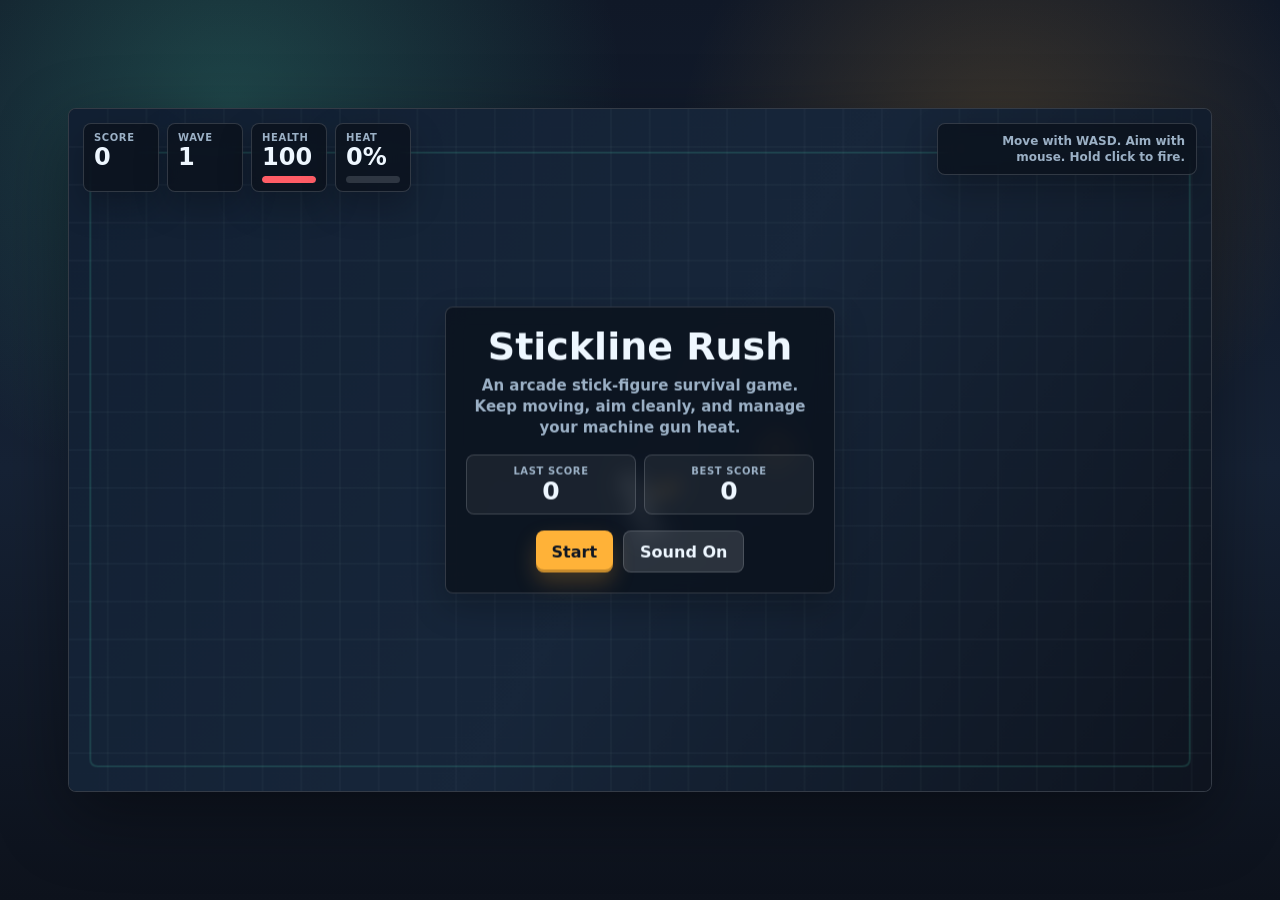
<file: stick-shooter.html>
<!doctype html>
<html lang="en">
<head>
  <meta charset="utf-8">
  <meta name="viewport" content="width=device-width, initial-scale=1">
  <title>Stickline Rush</title>
  <style>
    :root {
      color-scheme: dark;
      --ink: #eef7ff;
      --muted: #9bb0c5;
      --panel: rgba(11, 17, 27, 0.78);
      --line: rgba(238, 247, 255, 0.16);
      --accent: #ffb238;
      --accent-2: #4ee0b7;
      --danger: #ff5d66;
      font-family: Inter, ui-sans-serif, system-ui, -apple-system, BlinkMacSystemFont, "Segoe UI", sans-serif;
    }

    * {
      box-sizing: border-box;
    }

    html,
    body {
      height: 100%;
      margin: 0;
    }

    body {
      min-height: 100%;
      overflow: hidden;
      background:
        radial-gradient(circle at 18% 12%, rgba(78, 224, 183, 0.22), transparent 30%),
        radial-gradient(circle at 78% 18%, rgba(255, 178, 56, 0.18), transparent 26%),
        linear-gradient(180deg, #101827 0%, #162235 52%, #0d121c 100%);
      color: var(--ink);
      display: grid;
      place-items: center;
    }

    .shell {
      width: min(100vw, 1180px);
      height: min(100vh, 720px);
      min-height: 560px;
      padding: 18px;
      display: grid;
      place-items: center;
    }

    .game {
      position: relative;
      width: 100%;
      height: 100%;
      border: 1px solid var(--line);
      border-radius: 8px;
      overflow: hidden;
      background: #101723;
      box-shadow: 0 24px 70px rgba(0, 0, 0, 0.38);
      touch-action: none;
    }

    canvas {
      display: block;
      width: 100%;
      height: 100%;
    }

    .hud {
      position: absolute;
      inset: 0;
      padding: 14px;
      pointer-events: none;
      display: flex;
      justify-content: space-between;
      align-items: flex-start;
      gap: 12px;
    }

    .metrics {
      display: grid;
      grid-template-columns: repeat(4, minmax(74px, auto));
      gap: 8px;
    }

    .metric,
    .hint,
    .panel {
      background: var(--panel);
      border: 1px solid var(--line);
      border-radius: 8px;
      backdrop-filter: blur(10px);
      box-shadow: 0 14px 34px rgba(0, 0, 0, 0.24);
    }

    .metric {
      padding: 8px 10px;
      min-width: 76px;
    }

    .metric span {
      display: block;
      color: var(--muted);
      font-size: 10px;
      font-weight: 850;
      letter-spacing: 0.06em;
      text-transform: uppercase;
      line-height: 1.1;
    }

    .metric strong {
      display: block;
      margin-top: 2px;
      font-size: 24px;
      line-height: 1;
      font-variant-numeric: tabular-nums;
    }

    .bar {
      overflow: hidden;
      height: 7px;
      margin-top: 7px;
      border-radius: 999px;
      background: rgba(238, 247, 255, 0.15);
    }

    .bar i {
      display: block;
      height: 100%;
      width: 100%;
      border-radius: inherit;
      background: var(--accent-2);
      transform-origin: left center;
    }

    .bar.heat i {
      background: var(--accent);
    }

    .bar.health i {
      background: var(--danger);
    }

    .hint {
      max-width: 260px;
      padding: 9px 11px;
      color: var(--muted);
      font-size: 12px;
      line-height: 1.35;
      font-weight: 750;
      text-align: right;
    }

    .panel {
      position: absolute;
      left: 50%;
      top: 50%;
      width: min(calc(100% - 36px), 390px);
      transform: translate(-50%, -50%);
      padding: 20px;
      text-align: center;
      pointer-events: auto;
    }

    .panel[hidden] {
      display: none;
    }

    h1 {
      margin: 0;
      font-size: 38px;
      line-height: 1;
      letter-spacing: 0;
    }

    .copy {
      margin: 10px 0 16px;
      color: var(--muted);
      font-size: 15px;
      line-height: 1.4;
      font-weight: 650;
    }

    .stats {
      display: grid;
      grid-template-columns: 1fr 1fr;
      gap: 8px;
      margin-bottom: 16px;
    }

    .stat {
      border: 1px solid var(--line);
      border-radius: 8px;
      padding: 10px;
      background: rgba(255, 255, 255, 0.06);
    }

    .stat span {
      display: block;
      color: var(--muted);
      font-size: 10px;
      font-weight: 850;
      text-transform: uppercase;
      letter-spacing: 0.06em;
    }

    .stat strong {
      display: block;
      margin-top: 2px;
      font-size: 25px;
      line-height: 1;
      font-variant-numeric: tabular-nums;
    }

    .actions {
      display: flex;
      justify-content: center;
      gap: 10px;
      flex-wrap: wrap;
    }

    button {
      appearance: none;
      min-height: 42px;
      border: 0;
      border-radius: 8px;
      padding: 0 16px;
      color: #101723;
      background: var(--accent);
      font: inherit;
      font-weight: 900;
      cursor: pointer;
      box-shadow: inset 0 -3px 0 rgba(0, 0, 0, 0.22), 0 10px 22px rgba(255, 178, 56, 0.22);
    }

    button.secondary {
      color: var(--ink);
      background: rgba(255, 255, 255, 0.13);
      border: 1px solid var(--line);
      box-shadow: none;
    }

    @media (max-width: 700px) {
      .shell {
        width: 100vw;
        height: 100vh;
        min-height: 0;
        padding: 0;
      }

      .game {
        border: 0;
        border-radius: 0;
      }

      .hud {
        padding: 10px;
      }

      .metrics {
        grid-template-columns: repeat(2, minmax(76px, auto));
      }

      .hint {
        max-width: 160px;
        font-size: 11px;
      }

      h1 {
        font-size: 33px;
      }
    }
  </style>
</head>
<body>
  <main class="shell" aria-label="Stickline Rush browser game">
    <section class="game" id="gameBox">
      <canvas id="arena" width="1180" height="720"></canvas>
      <div class="hud" aria-hidden="true">
        <div class="metrics">
          <div class="metric">
            <span>Score</span>
            <strong id="score">0</strong>
          </div>
          <div class="metric">
            <span>Wave</span>
            <strong id="wave">1</strong>
          </div>
          <div class="metric">
            <span>Health</span>
            <strong id="health">100</strong>
            <div class="bar health"><i id="healthBar"></i></div>
          </div>
          <div class="metric">
            <span>Heat</span>
            <strong id="heat">0%</strong>
            <div class="bar heat"><i id="heatBar"></i></div>
          </div>
        </div>
        <div class="hint" id="hint">Move with WASD. Aim with mouse. Hold click to fire.</div>
      </div>

      <div class="panel" id="panel">
        <h1>Stickline Rush</h1>
        <p class="copy" id="copy">An arcade stick-figure survival game. Keep moving, aim cleanly, and manage your machine gun heat.</p>
        <div class="stats">
          <div class="stat">
            <span>Last Score</span>
            <strong id="lastScore">0</strong>
          </div>
          <div class="stat">
            <span>Best Score</span>
            <strong id="bestScore">0</strong>
          </div>
        </div>
        <div class="actions">
          <button id="startBtn" type="button">Start</button>
          <button class="secondary" id="soundBtn" type="button" aria-pressed="true">Sound On</button>
        </div>
      </div>
    </section>
  </main>

  <script>
    const canvas = document.getElementById("arena");
    const ctx = canvas.getContext("2d");
    const box = document.getElementById("gameBox");
    const panel = document.getElementById("panel");
    const copyEl = document.getElementById("copy");
    const startBtn = document.getElementById("startBtn");
    const soundBtn = document.getElementById("soundBtn");
    const scoreEl = document.getElementById("score");
    const waveEl = document.getElementById("wave");
    const healthEl = document.getElementById("health");
    const heatEl = document.getElementById("heat");
    const healthBar = document.getElementById("healthBar");
    const heatBar = document.getElementById("heatBar");
    const lastScoreEl = document.getElementById("lastScore");
    const bestScoreEl = document.getElementById("bestScore");
    const hintEl = document.getElementById("hint");

    const W = canvas.width;
    const H = canvas.height;
    const keys = new Set();
    const pointer = { x: W * 0.62, y: H * 0.5, down: false };
    const player = { x: W * 0.5, y: H * 0.58, vx: 0, vy: 0, r: 22, hp: 100, heat: 0, fireTimer: 0, invuln: 0 };
    const bullets = [];
    const enemies = [];
    const sparks = [];
    const floaters = [];

    let state = "ready";
    let score = 0;
    let wave = 1;
    let spawnTimer = 0;
    let lastTime = 0;
    let best = Number(localStorage.getItem("sticklineBest") || 0);
    let soundOn = true;
    let audioContext = null;

    bestScoreEl.textContent = best;

    function resizePointer(event) {
      const rect = canvas.getBoundingClientRect();
      pointer.x = ((event.clientX - rect.left) / rect.width) * W;
      pointer.y = ((event.clientY - rect.top) / rect.height) * H;
    }

    function reset() {
      player.x = W * 0.5;
      player.y = H * 0.58;
      player.vx = 0;
      player.vy = 0;
      player.hp = 100;
      player.heat = 0;
      player.fireTimer = 0;
      player.invuln = 0;
      bullets.length = 0;
      enemies.length = 0;
      sparks.length = 0;
      floaters.length = 0;
      score = 0;
      wave = 1;
      spawnTimer = 0.25;
      updateHud();
    }

    function start() {
      reset();
      state = "playing";
      panel.hidden = true;
      hintEl.textContent = "Move with WASD. Aim with mouse. Hold click to fire.";
    }

    function gameOver() {
      if (state !== "playing") return;
      state = "over";
      best = Math.max(best, score);
      localStorage.setItem("sticklineBest", String(best));
      lastScoreEl.textContent = score;
      bestScoreEl.textContent = best;
      startBtn.textContent = "Restart";
      copyEl.textContent = `You held out to wave ${wave} and scored ${score}.`;
      panel.hidden = false;
      hintEl.textContent = "Press Enter or click Restart.";
      burst(player.x, player.y, "#ff5d66", 34);
      tone(120, 0.16, "sawtooth", 0.04);
    }

    function spawnEnemy() {
      const edge = Math.floor(Math.random() * 4);
      const pad = 34;
      let x = 0;
      let y = 0;

      if (edge === 0) {
        x = -pad;
        y = Math.random() * H;
      } else if (edge === 1) {
        x = W + pad;
        y = Math.random() * H;
      } else if (edge === 2) {
        x = Math.random() * W;
        y = -pad;
      } else {
        x = Math.random() * W;
        y = H + pad;
      }

      const fast = Math.random() < Math.min(0.12 + wave * 0.025, 0.42);
      enemies.push({
        x,
        y,
        r: fast ? 17 : 21,
        hp: fast ? 2 : 3 + Math.floor(wave / 3),
        speed: fast ? 118 + wave * 5 : 76 + wave * 4,
        hit: 0,
        fast
      });
    }

    function fire(dt) {
      player.fireTimer -= dt;
      if (!pointer.down || player.heat >= 96 || player.fireTimer > 0) return;

      const dx = pointer.x - player.x;
      const dy = pointer.y - player.y;
      const len = Math.hypot(dx, dy) || 1;
      const spread = (Math.random() - 0.5) * 0.12;
      const angle = Math.atan2(dy, dx) + spread;
      const muzzle = 30;

      bullets.push({
        x: player.x + Math.cos(angle) * muzzle,
        y: player.y + Math.sin(angle) * muzzle,
        vx: Math.cos(angle) * 760,
        vy: Math.sin(angle) * 760,
        life: 0.76
      });

      player.heat += 4.7;
      player.fireTimer = 0.055;
      burst(player.x + (dx / len) * muzzle, player.y + (dy / len) * muzzle, "#ffdd72", 4);
      tone(180 + Math.random() * 90, 0.022, "square", 0.012);
    }

    function update(dt) {
      sparks.forEach((p) => {
        p.x += p.vx * dt;
        p.y += p.vy * dt;
        p.vy += 260 * dt;
        p.life -= dt;
      });
      for (let i = sparks.length - 1; i >= 0; i -= 1) {
        if (sparks[i].life <= 0) sparks.splice(i, 1);
      }

      floaters.forEach((f) => {
        f.y -= 34 * dt;
        f.life -= dt;
      });
      for (let i = floaters.length - 1; i >= 0; i -= 1) {
        if (floaters[i].life <= 0) floaters.splice(i, 1);
      }

      if (state !== "playing") return;

      const ax = (keys.has("KeyD") || keys.has("ArrowRight") ? 1 : 0) - (keys.has("KeyA") || keys.has("ArrowLeft") ? 1 : 0);
      const ay = (keys.has("KeyS") || keys.has("ArrowDown") ? 1 : 0) - (keys.has("KeyW") || keys.has("ArrowUp") ? 1 : 0);
      const mag = Math.hypot(ax, ay) || 1;
      const speed = keys.has("ShiftLeft") || keys.has("ShiftRight") ? 248 : 210;

      player.vx += ((ax / mag) * speed - player.vx) * Math.min(1, dt * 11);
      player.vy += ((ay / mag) * speed - player.vy) * Math.min(1, dt * 11);
      player.x = clamp(player.x + player.vx * dt, 30, W - 30);
      player.y = clamp(player.y + player.vy * dt, 54, H - 34);
      player.heat = Math.max(0, player.heat - (pointer.down ? 13 : 26) * dt);
      player.invuln = Math.max(0, player.invuln - dt);

      fire(dt);

      spawnTimer -= dt;
      if (spawnTimer <= 0) {
        spawnEnemy();
        const interval = Math.max(0.28, 1.02 - wave * 0.055);
        spawnTimer += interval;
      }

      bullets.forEach((b) => {
        b.x += b.vx * dt;
        b.y += b.vy * dt;
        b.life -= dt;
      });
      for (let i = bullets.length - 1; i >= 0; i -= 1) {
        const b = bullets[i];
        if (b.life <= 0 || b.x < -40 || b.x > W + 40 || b.y < -40 || b.y > H + 40) bullets.splice(i, 1);
      }

      enemies.forEach((e) => {
        const dx = player.x - e.x;
        const dy = player.y - e.y;
        const len = Math.hypot(dx, dy) || 1;
        e.x += (dx / len) * e.speed * dt;
        e.y += (dy / len) * e.speed * dt;
        e.hit = Math.max(0, e.hit - dt);
      });

      handleHits();
      if (player.hp <= 0) gameOver();

      wave = 1 + Math.floor(score / 140);
      updateHud();
    }

    function handleHits() {
      for (let bi = bullets.length - 1; bi >= 0; bi -= 1) {
        const b = bullets[bi];
        let used = false;
        for (let ei = enemies.length - 1; ei >= 0; ei -= 1) {
          const e = enemies[ei];
          if (Math.hypot(b.x - e.x, b.y - e.y) < e.r + 6) {
            bullets.splice(bi, 1);
            used = true;
            e.hp -= 1;
            e.hit = 0.08;
            burst(b.x, b.y, "#ffdd72", 6);
            if (e.hp <= 0) {
              enemies.splice(ei, 1);
              const points = e.fast ? 18 : 12;
              score += points;
              floaters.push({ x: e.x, y: e.y - 22, text: `+${points}`, life: 0.7 });
              burst(e.x, e.y, e.fast ? "#4ee0b7" : "#9bb0c5", 18);
              tone(420, 0.035, "triangle", 0.018);
            }
            break;
          }
        }
        if (used) continue;
      }

      enemies.forEach((e) => {
        const hitPlayer = Math.hypot(player.x - e.x, player.y - e.y) < player.r + e.r - 6;
        if (hitPlayer && player.invuln <= 0) {
          player.hp -= e.fast ? 9 : 13;
          player.invuln = 0.38;
          burst(player.x, player.y, "#ff5d66", 14);
          tone(95, 0.055, "sawtooth", 0.025);
        }
      });
    }

    function draw() {
      drawBackdrop();
      bullets.forEach(drawBullet);
      enemies.forEach(drawEnemy);
      drawPlayer();
      sparks.forEach(drawSpark);
      floaters.forEach(drawFloater);
      if (state !== "playing") drawReticle();
    }

    function drawBackdrop() {
      ctx.clearRect(0, 0, W, H);
      const grad = ctx.createLinearGradient(0, 0, W, H);
      grad.addColorStop(0, "#122033");
      grad.addColorStop(0.52, "#17263a");
      grad.addColorStop(1, "#0e141f");
      ctx.fillStyle = grad;
      ctx.fillRect(0, 0, W, H);

      ctx.strokeStyle = "rgba(238,247,255,0.055)";
      ctx.lineWidth = 1;
      for (let x = 40; x < W; x += 40) {
        ctx.beginPath();
        ctx.moveTo(x, 0);
        ctx.lineTo(x, H);
        ctx.stroke();
      }
      for (let y = 40; y < H; y += 40) {
        ctx.beginPath();
        ctx.moveTo(0, y);
        ctx.lineTo(W, y);
        ctx.stroke();
      }

      ctx.strokeStyle = "rgba(78,224,183,0.16)";
      ctx.lineWidth = 2;
      roundedRect(22, 46, W - 44, H - 72, 8);
      ctx.stroke();
    }

    function drawPlayer() {
      const angle = Math.atan2(pointer.y - player.y, pointer.x - player.x);
      const flash = player.invuln > 0 && Math.floor(player.invuln * 30) % 2 === 0;
      drawStick(player.x, player.y, angle, flash ? "#ff9aa0" : "#eef7ff", "#ffb238", true);
    }

    function drawEnemy(e) {
      const angle = Math.atan2(player.y - e.y, player.x - e.x);
      const color = e.hit > 0 ? "#ffffff" : (e.fast ? "#4ee0b7" : "#9bb0c5");
      drawStick(e.x, e.y, angle, color, e.fast ? "#4ee0b7" : "#9bb0c5", false);
    }

    function drawStick(x, y, angle, color, accent, armed) {
      ctx.save();
      ctx.translate(x, y);
      ctx.rotate(angle);
      ctx.lineCap = "round";
      ctx.lineJoin = "round";
      ctx.strokeStyle = color;
      ctx.lineWidth = 4;

      ctx.beginPath();
      ctx.arc(0, -23, 9, 0, Math.PI * 2);
      ctx.stroke();
      ctx.beginPath();
      ctx.moveTo(0, -13);
      ctx.lineTo(0, 18);
      ctx.moveTo(0, -2);
      ctx.lineTo(armed ? 33 : 20, armed ? -2 : -8);
      ctx.moveTo(0, 0);
      ctx.lineTo(-17, armed ? 9 : 2);
      ctx.moveTo(0, 18);
      ctx.lineTo(15, 38);
      ctx.moveTo(0, 18);
      ctx.lineTo(-14, 38);
      ctx.stroke();

      if (armed) {
        ctx.strokeStyle = accent;
        ctx.lineWidth = 7;
        ctx.beginPath();
        ctx.moveTo(19, -5);
        ctx.lineTo(43, -5);
        ctx.stroke();
        ctx.strokeStyle = "#101723";
        ctx.lineWidth = 2;
        ctx.beginPath();
        ctx.moveTo(20, -5);
        ctx.lineTo(42, -5);
        ctx.stroke();
      }

      ctx.restore();
    }

    function drawBullet(b) {
      ctx.strokeStyle = "#ffdd72";
      ctx.lineWidth = 4;
      ctx.beginPath();
      ctx.moveTo(b.x, b.y);
      ctx.lineTo(b.x - b.vx * 0.018, b.y - b.vy * 0.018);
      ctx.stroke();
    }

    function drawSpark(p) {
      ctx.globalAlpha = Math.max(0, p.life / p.maxLife);
      ctx.fillStyle = p.color;
      ctx.beginPath();
      ctx.arc(p.x, p.y, p.size, 0, Math.PI * 2);
      ctx.fill();
      ctx.globalAlpha = 1;
    }

    function drawFloater(f) {
      ctx.globalAlpha = Math.max(0, f.life / 0.7);
      ctx.fillStyle = "#ffdd72";
      ctx.font = "900 18px Inter, sans-serif";
      ctx.textAlign = "center";
      ctx.fillText(f.text, f.x, f.y);
      ctx.globalAlpha = 1;
    }

    function drawReticle() {
      ctx.strokeStyle = "rgba(255, 178, 56, 0.62)";
      ctx.lineWidth = 2;
      ctx.beginPath();
      ctx.arc(pointer.x, pointer.y, 14, 0, Math.PI * 2);
      ctx.moveTo(pointer.x - 21, pointer.y);
      ctx.lineTo(pointer.x - 8, pointer.y);
      ctx.moveTo(pointer.x + 8, pointer.y);
      ctx.lineTo(pointer.x + 21, pointer.y);
      ctx.moveTo(pointer.x, pointer.y - 21);
      ctx.lineTo(pointer.x, pointer.y - 8);
      ctx.moveTo(pointer.x, pointer.y + 8);
      ctx.lineTo(pointer.x, pointer.y + 21);
      ctx.stroke();
    }

    function burst(x, y, color, count) {
      for (let i = 0; i < count; i += 1) {
        const a = Math.random() * Math.PI * 2;
        const s = 80 + Math.random() * 240;
        const life = 0.18 + Math.random() * 0.32;
        sparks.push({
          x,
          y,
          vx: Math.cos(a) * s,
          vy: Math.sin(a) * s,
          size: 2 + Math.random() * 3,
          color,
          life,
          maxLife: life
        });
      }
    }

    function updateHud() {
      scoreEl.textContent = score;
      waveEl.textContent = wave;
      healthEl.textContent = Math.max(0, Math.round(player.hp));
      heatEl.textContent = `${Math.round(player.heat)}%`;
      healthBar.style.transform = `scaleX(${clamp(player.hp / 100, 0, 1)})`;
      heatBar.style.transform = `scaleX(${clamp(player.heat / 100, 0, 1)})`;
      if (player.heat > 94) hintEl.textContent = "Gun overheated. Release fire to cool down.";
    }

    function tone(freq, duration, type, gain) {
      if (!soundOn) return;
      try {
        audioContext ||= new (window.AudioContext || window.webkitAudioContext)();
        const osc = audioContext.createOscillator();
        const vol = audioContext.createGain();
        osc.type = type;
        osc.frequency.value = freq;
        vol.gain.value = gain;
        vol.gain.exponentialRampToValueAtTime(0.001, audioContext.currentTime + duration);
        osc.connect(vol);
        vol.connect(audioContext.destination);
        osc.start();
        osc.stop(audioContext.currentTime + duration);
      } catch {
        soundOn = false;
      }
    }

    function roundedRect(x, y, w, h, r) {
      ctx.beginPath();
      ctx.moveTo(x + r, y);
      ctx.lineTo(x + w - r, y);
      ctx.quadraticCurveTo(x + w, y, x + w, y + r);
      ctx.lineTo(x + w, y + h - r);
      ctx.quadraticCurveTo(x + w, y + h, x + w - r, y + h);
      ctx.lineTo(x + r, y + h);
      ctx.quadraticCurveTo(x, y + h, x, y + h - r);
      ctx.lineTo(x, y + r);
      ctx.quadraticCurveTo(x, y, x + r, y);
      ctx.closePath();
    }

    function clamp(value, min, max) {
      return Math.max(min, Math.min(max, value));
    }

    function loop(time) {
      const dt = Math.min(0.033, (time - lastTime) / 1000 || 0);
      lastTime = time;
      update(dt);
      draw();
      requestAnimationFrame(loop);
    }

    box.addEventListener("pointermove", resizePointer);
    box.addEventListener("pointerdown", (event) => {
      resizePointer(event);
      pointer.down = true;
      if (state === "ready") start();
      event.preventDefault();
    });
    window.addEventListener("pointerup", () => {
      pointer.down = false;
      if (state === "playing") hintEl.textContent = "Move with WASD. Aim with mouse. Hold click to fire.";
    });
    window.addEventListener("keydown", (event) => {
      keys.add(event.code);
      if ((event.code === "Enter" || event.code === "Space") && state !== "playing") {
        start();
      }
      if (event.code === "Space") {
        pointer.down = true;
        event.preventDefault();
      }
    });
    window.addEventListener("keyup", (event) => {
      keys.delete(event.code);
      if (event.code === "Space") pointer.down = false;
    });
    startBtn.addEventListener("click", start);
    soundBtn.addEventListener("click", () => {
      soundOn = !soundOn;
      soundBtn.textContent = soundOn ? "Sound On" : "Sound Off";
      soundBtn.setAttribute("aria-pressed", String(soundOn));
      if (soundOn) tone(520, 0.04, "sine", 0.02);
    });

    reset();
    requestAnimationFrame(loop);
  </script>
</body>
</html>
</file>
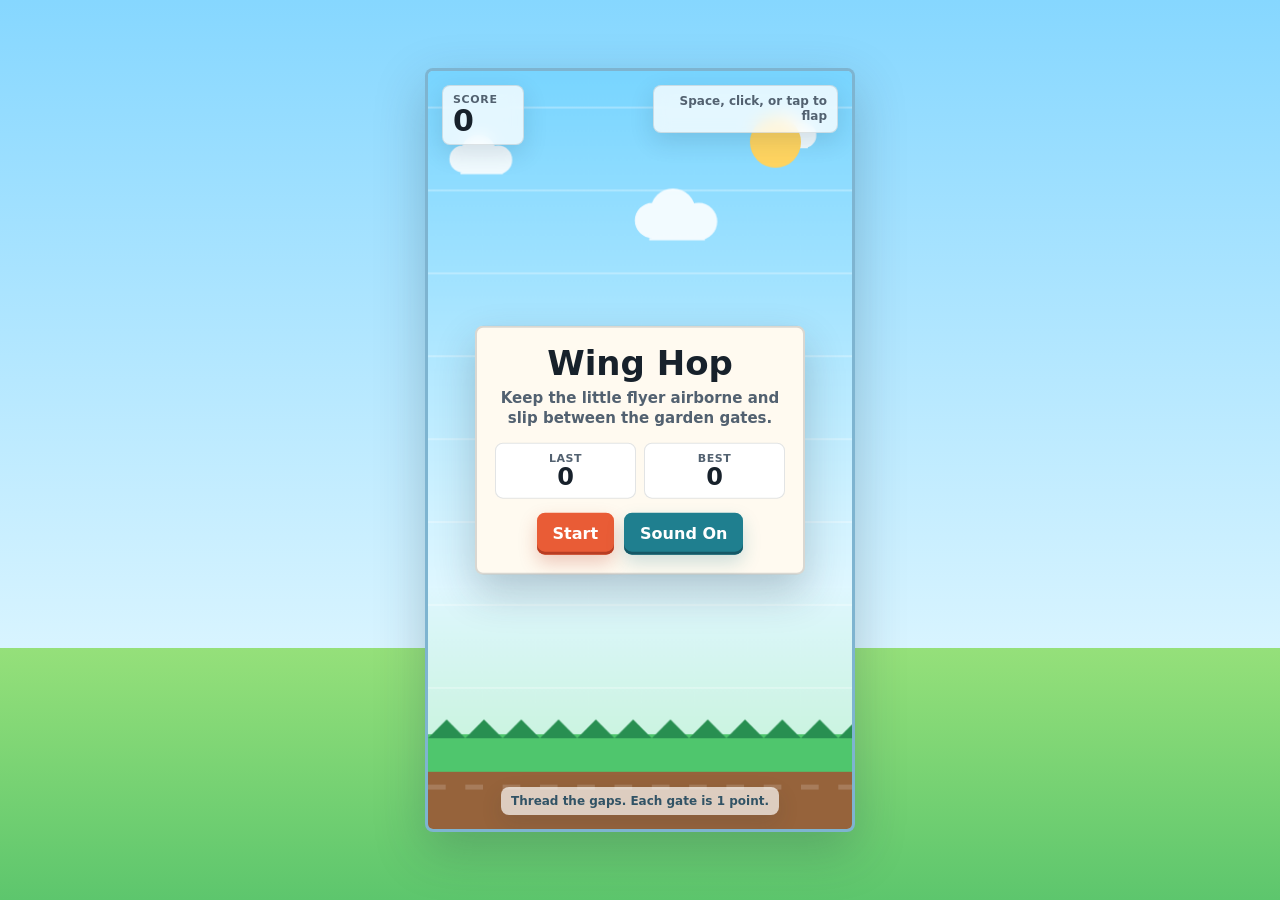
<file: wing-hop.html>
<!doctype html>
<html lang="en">
<head>
  <meta charset="utf-8">
  <meta name="viewport" content="width=device-width, initial-scale=1">
  <title>Wing Hop</title>
  <style>
    :root {
      color-scheme: light;
      --ink: #17212b;
      --muted: #526170;
      --panel: rgba(255, 255, 255, 0.78);
      --panel-solid: #fffaf0;
      --accent: #e95c36;
      --accent-dark: #b83d23;
      --sky-top: #86d7ff;
      --sky-mid: #d8f4ff;
      --grass: #3fb96f;
      --earth: #8b5a35;
      font-family: Inter, ui-sans-serif, system-ui, -apple-system, BlinkMacSystemFont, "Segoe UI", sans-serif;
    }

    * {
      box-sizing: border-box;
    }

    html,
    body {
      height: 100%;
      margin: 0;
    }

    body {
      min-height: 100%;
      overflow: hidden;
      background: linear-gradient(180deg, var(--sky-top), var(--sky-mid) 72%, #95e07a 72%, #5dc66d);
      color: var(--ink);
      display: grid;
      place-items: center;
    }

    .shell {
      width: min(100vw, 960px);
      height: min(100vh, 720px);
      min-height: 560px;
      position: relative;
      display: grid;
      place-items: center;
      padding: 18px;
    }

    .game-wrap {
      position: relative;
      width: min(100%, 430px);
      aspect-ratio: 9 / 16;
      max-height: calc(100vh - 36px);
      border: 3px solid rgba(23, 33, 43, 0.22);
      border-radius: 8px;
      overflow: hidden;
      background: #9bddff;
      box-shadow: 0 18px 50px rgba(30, 54, 70, 0.25);
      touch-action: manipulation;
    }

    canvas {
      display: block;
      width: 100%;
      height: 100%;
      image-rendering: auto;
    }

    .hud {
      position: absolute;
      inset: 0;
      pointer-events: none;
      display: flex;
      flex-direction: column;
      justify-content: space-between;
      padding: 14px;
    }

    .topbar {
      display: flex;
      align-items: flex-start;
      justify-content: space-between;
      gap: 10px;
    }

    .score-card,
    .status-card {
      background: var(--panel);
      border: 1px solid rgba(23, 33, 43, 0.12);
      border-radius: 8px;
      box-shadow: 0 8px 24px rgba(24, 52, 65, 0.14);
      backdrop-filter: blur(8px);
    }

    .score-card {
      min-width: 82px;
      padding: 8px 10px;
    }

    .score-label {
      color: var(--muted);
      font-size: 11px;
      font-weight: 800;
      letter-spacing: 0.06em;
      text-transform: uppercase;
      line-height: 1.1;
    }

    .score-value {
      font-variant-numeric: tabular-nums;
      font-size: 30px;
      font-weight: 900;
      line-height: 1;
    }

    .status-card {
      padding: 8px 10px;
      text-align: right;
      max-width: 185px;
      font-size: 12px;
      line-height: 1.25;
      color: var(--muted);
      font-weight: 700;
    }

    .center-panel {
      position: absolute;
      left: 50%;
      top: 50%;
      width: min(calc(100% - 40px), 330px);
      transform: translate(-50%, -50%);
      background: var(--panel-solid);
      border: 2px solid rgba(23, 33, 43, 0.16);
      border-radius: 8px;
      padding: 18px;
      box-shadow: 0 18px 40px rgba(33, 51, 60, 0.24);
      pointer-events: auto;
      text-align: center;
    }

    .center-panel[hidden] {
      display: none;
    }

    h1 {
      margin: 0 0 4px;
      font-size: 34px;
      line-height: 1;
      letter-spacing: 0;
    }

    .message {
      margin: 8px 0 14px;
      color: var(--muted);
      font-size: 15px;
      line-height: 1.35;
      font-weight: 650;
    }

    .stats {
      display: grid;
      grid-template-columns: 1fr 1fr;
      gap: 8px;
      margin: 14px 0;
    }

    .stat {
      border: 1px solid rgba(23, 33, 43, 0.12);
      border-radius: 8px;
      padding: 8px;
      background: #fff;
    }

    .stat span {
      display: block;
      color: var(--muted);
      font-size: 11px;
      font-weight: 800;
      text-transform: uppercase;
      letter-spacing: 0.05em;
    }

    .stat strong {
      display: block;
      font-size: 24px;
      font-variant-numeric: tabular-nums;
      line-height: 1.05;
    }

    .actions {
      display: flex;
      justify-content: center;
      gap: 10px;
      flex-wrap: wrap;
    }

    button {
      appearance: none;
      border: 0;
      border-radius: 8px;
      background: var(--accent);
      color: white;
      font: inherit;
      font-weight: 900;
      min-height: 42px;
      padding: 0 16px;
      box-shadow: inset 0 -3px 0 var(--accent-dark), 0 8px 18px rgba(184, 61, 35, 0.26);
      cursor: pointer;
    }

    button:active {
      transform: translateY(1px);
      box-shadow: inset 0 -2px 0 var(--accent-dark), 0 4px 12px rgba(184, 61, 35, 0.22);
    }

    .ghost {
      background: #1f7f8f;
      box-shadow: inset 0 -3px 0 #155866, 0 8px 18px rgba(31, 127, 143, 0.22);
    }

    .footer-hint {
      align-self: center;
      width: fit-content;
      max-width: 100%;
      padding: 7px 10px;
      border-radius: 8px;
      background: rgba(255, 255, 255, 0.68);
      color: #315365;
      font-size: 12px;
      font-weight: 800;
      box-shadow: 0 8px 22px rgba(24, 52, 65, 0.12);
    }

    @media (max-width: 520px) {
      body {
        display: block;
      }

      .shell {
        width: 100vw;
        height: 100vh;
        min-height: 0;
        padding: 0;
      }

      .game-wrap {
        width: 100vw;
        height: 100vh;
        max-height: none;
        border: 0;
        border-radius: 0;
        aspect-ratio: auto;
      }

      .center-panel {
        width: min(calc(100% - 28px), 330px);
      }

      h1 {
        font-size: 31px;
      }

      .status-card {
        max-width: 150px;
      }
    }
  </style>
</head>
<body>
  <main class="shell" aria-label="Wing Hop browser game">
    <section class="game-wrap" id="gameWrap">
      <canvas id="game" width="432" height="768" aria-label="Wing Hop game canvas"></canvas>

      <div class="hud" aria-hidden="true">
        <div class="topbar">
          <div class="score-card">
            <div class="score-label">Score</div>
            <div class="score-value" id="score">0</div>
          </div>
          <div class="status-card" id="status">Space, click, or tap to flap</div>
        </div>
        <div class="footer-hint" id="hint">Thread the gaps. Each gate is 1 point.</div>
      </div>

      <div class="center-panel" id="panel">
        <h1>Wing Hop</h1>
        <p class="message" id="message">Keep the little flyer airborne and slip between the garden gates.</p>
        <div class="stats">
          <div class="stat">
            <span>Last</span>
            <strong id="lastScore">0</strong>
          </div>
          <div class="stat">
            <span>Best</span>
            <strong id="bestScore">0</strong>
          </div>
        </div>
        <div class="actions">
          <button id="startBtn" type="button">Start</button>
          <button class="ghost" id="soundBtn" type="button" aria-pressed="true">Sound On</button>
        </div>
      </div>
    </section>
  </main>

  <script>
    const canvas = document.getElementById("game");
    const ctx = canvas.getContext("2d");
    const wrap = document.getElementById("gameWrap");
    const scoreEl = document.getElementById("score");
    const statusEl = document.getElementById("status");
    const hintEl = document.getElementById("hint");
    const panel = document.getElementById("panel");
    const messageEl = document.getElementById("message");
    const lastScoreEl = document.getElementById("lastScore");
    const bestScoreEl = document.getElementById("bestScore");
    const startBtn = document.getElementById("startBtn");
    const soundBtn = document.getElementById("soundBtn");

    const W = canvas.width;
    const H = canvas.height;
    const groundH = 96;
    const bird = {
      x: 118,
      y: H * 0.42,
      r: 18,
      vy: 0,
      angle: 0
    };

    let state = "ready";
    let score = 0;
    let best = Number(localStorage.getItem("wingHopBest") || 0);
    let gates = [];
    let clouds = [];
    let particles = [];
    let lastTime = 0;
    let spawnTimer = 0;
    let groundOffset = 0;
    let soundOn = true;
    let audioContext = null;

    const physics = {
      gravity: 1725,
      flap: -510,
      gateSpeed: 165,
      gateWidth: 74,
      gap: 180,
      spawnEvery: 1.48
    };

    bestScoreEl.textContent = best;

    function resetWorld() {
      bird.y = H * 0.42;
      bird.vy = 0;
      bird.angle = 0;
      gates = [];
      particles = [];
      clouds = [
        { x: 48, y: 82, s: 0.8, v: 12 },
        { x: 238, y: 142, s: 1.05, v: 9 },
        { x: 366, y: 58, s: 0.72, v: 15 }
      ];
      score = 0;
      spawnTimer = 0.55;
      groundOffset = 0;
      updateScore();
    }

    function startGame() {
      resetWorld();
      state = "playing";
      panel.hidden = true;
      statusEl.textContent = "Space, click, or tap to flap";
      hintEl.textContent = "Thread the gaps. Each gate is 1 point.";
      flap();
    }

    function endGame() {
      if (state === "over") return;
      state = "over";
      best = Math.max(best, score);
      localStorage.setItem("wingHopBest", String(best));
      lastScoreEl.textContent = score;
      bestScoreEl.textContent = best;
      startBtn.textContent = "Restart";
      messageEl.textContent = score === 0
        ? "A short flight, but a very honest one. Try again."
        : `You cleared ${score} ${score === 1 ? "gate" : "gates"}.`;
      statusEl.textContent = "Game over";
      hintEl.textContent = "Press Space, click, or tap to restart.";
      panel.hidden = false;
      burst(bird.x, bird.y, "#ffca3a", 18);
      playTone(95, 0.12, "sawtooth", 0.035);
    }

    function flap() {
      if (state === "ready" || state === "over") {
        startGame();
        return;
      }

      bird.vy = physics.flap;
      burst(bird.x - 12, bird.y + 12, "#ffffff", 5);
      playTone(520, 0.055, "sine", 0.028);
    }

    function spawnGate() {
      const minY = 126;
      const maxY = H - groundH - 128;
      const gapCenter = minY + Math.random() * (maxY - minY);
      gates.push({
        x: W + 18,
        gapY: gapCenter,
        passed: false,
        wobble: Math.random() * Math.PI * 2
      });
    }

    function update(dt) {
      clouds.forEach((cloud) => {
        cloud.x -= cloud.v * dt;
        if (cloud.x < -100) {
          cloud.x = W + 90;
          cloud.y = 52 + Math.random() * 120;
        }
      });

      particles = particles
        .map((p) => ({ ...p, x: p.x + p.vx * dt, y: p.y + p.vy * dt, life: p.life - dt, vy: p.vy + 310 * dt }))
        .filter((p) => p.life > 0);

      if (state !== "playing") {
        bird.y += Math.sin(performance.now() / 250) * 0.09;
        return;
      }

      bird.vy += physics.gravity * dt;
      bird.y += bird.vy * dt;
      bird.angle = Math.max(-0.65, Math.min(1.25, bird.vy / 560));
      groundOffset = (groundOffset + physics.gateSpeed * dt) % 38;
      spawnTimer -= dt;

      if (spawnTimer <= 0) {
        spawnGate();
        spawnTimer += physics.spawnEvery;
      }

      gates.forEach((gate) => {
        gate.x -= physics.gateSpeed * dt;
        if (!gate.passed && gate.x + physics.gateWidth < bird.x - bird.r) {
          gate.passed = true;
          score += 1;
          updateScore();
          playTone(760, 0.05, "triangle", 0.025);
        }
      });
      gates = gates.filter((gate) => gate.x > -physics.gateWidth - 20);

      const floorY = H - groundH;
      if (bird.y + bird.r > floorY || bird.y - bird.r < 0) {
        bird.y = Math.min(bird.y, floorY - bird.r);
        endGame();
      }

      for (const gate of gates) {
        const topBottom = gate.gapY - physics.gap / 2;
        const bottomTop = gate.gapY + physics.gap / 2;
        const withinX = bird.x + bird.r > gate.x && bird.x - bird.r < gate.x + physics.gateWidth;
        const hitsTop = bird.y - bird.r < topBottom;
        const hitsBottom = bird.y + bird.r > bottomTop;
        if (withinX && (hitsTop || hitsBottom)) {
          endGame();
          break;
        }
      }
    }

    function draw() {
      drawSky();
      clouds.forEach(drawCloud);
      drawSun();
      gates.forEach(drawGate);
      drawGround();
      particles.forEach(drawParticle);
      drawBird();
    }

    function drawSky() {
      const gradient = ctx.createLinearGradient(0, 0, 0, H);
      gradient.addColorStop(0, "#78d5ff");
      gradient.addColorStop(0.68, "#dff7ff");
      gradient.addColorStop(1, "#bff2ce");
      ctx.fillStyle = gradient;
      ctx.fillRect(0, 0, W, H);

      ctx.fillStyle = "rgba(255, 255, 255, 0.28)";
      for (let y = 36; y < H - groundH; y += 84) {
        ctx.fillRect(0, y, W, 2);
      }
    }

    function drawSun() {
      ctx.save();
      ctx.translate(W - 78, 72);
      ctx.fillStyle = "#ffd460";
      ctx.beginPath();
      ctx.arc(0, 0, 26, 0, Math.PI * 2);
      ctx.fill();
      ctx.restore();
    }

    function drawCloud(cloud) {
      ctx.save();
      ctx.translate(cloud.x, cloud.y);
      ctx.scale(cloud.s, cloud.s);
      ctx.fillStyle = "rgba(255,255,255,0.88)";
      ctx.beginPath();
      ctx.arc(0, 9, 17, 0, Math.PI * 2);
      ctx.arc(20, 0, 22, 0, Math.PI * 2);
      ctx.arc(45, 10, 18, 0, Math.PI * 2);
      ctx.rect(-3, 10, 54, 18);
      ctx.fill();
      ctx.restore();
    }

    function drawGate(gate) {
      const w = physics.gateWidth;
      const topH = gate.gapY - physics.gap / 2;
      const bottomY = gate.gapY + physics.gap / 2;
      const capH = 28;
      const leafShift = Math.sin(performance.now() / 340 + gate.wobble) * 3;

      drawGatePart(gate.x, 0, w, topH, true);
      drawGatePart(gate.x, bottomY, w, H - groundH - bottomY, false);

      ctx.fillStyle = "#287d52";
      roundedRect(gate.x - 8, topH - capH, w + 16, capH, 8);
      ctx.fill();
      roundedRect(gate.x - 8, bottomY, w + 16, capH, 8);
      ctx.fill();

      ctx.fillStyle = "#73d36e";
      ctx.beginPath();
      ctx.ellipse(gate.x + w * 0.28, topH - 11 + leafShift, 16, 8, -0.25, 0, Math.PI * 2);
      ctx.ellipse(gate.x + w * 0.74, bottomY + 12 - leafShift, 17, 8, 0.35, 0, Math.PI * 2);
      ctx.fill();
    }

    function drawGatePart(x, y, w, h, top) {
      const gradient = ctx.createLinearGradient(x, 0, x + w, 0);
      gradient.addColorStop(0, "#2a9c63");
      gradient.addColorStop(0.55, "#49c56f");
      gradient.addColorStop(1, "#1f764c");
      ctx.fillStyle = gradient;
      ctx.fillRect(x, y, w, h);

      ctx.strokeStyle = "rgba(255,255,255,0.22)";
      ctx.lineWidth = 3;
      for (let stripe = x + 17; stripe < x + w; stripe += 22) {
        ctx.beginPath();
        ctx.moveTo(stripe, y + (top ? 0 : 4));
        ctx.lineTo(stripe - 9, y + h - (top ? 4 : 0));
        ctx.stroke();
      }
    }

    function drawGround() {
      const y = H - groundH;
      ctx.fillStyle = "#4fc66d";
      ctx.fillRect(0, y, W, groundH);
      ctx.fillStyle = "#288f51";
      for (let x = -38 - groundOffset; x < W + 38; x += 38) {
        ctx.beginPath();
        ctx.moveTo(x, y + 4);
        ctx.lineTo(x + 19, y - 15);
        ctx.lineTo(x + 38, y + 4);
        ctx.fill();
      }
      ctx.fillStyle = "#96633b";
      ctx.fillRect(0, y + 38, W, groundH - 38);
      ctx.fillStyle = "rgba(255,255,255,0.16)";
      for (let x = -groundOffset; x < W; x += 38) {
        ctx.fillRect(x, y + 51, 18, 5);
      }
    }

    function drawBird() {
      ctx.save();
      ctx.translate(bird.x, bird.y);
      ctx.rotate(bird.angle);

      ctx.fillStyle = "rgba(0,0,0,0.13)";
      ctx.beginPath();
      ctx.ellipse(4, 24, 22, 7, 0, 0, Math.PI * 2);
      ctx.fill();

      ctx.fillStyle = "#ffca3a";
      ctx.beginPath();
      ctx.ellipse(0, 0, 21, 17, 0.08, 0, Math.PI * 2);
      ctx.fill();

      ctx.fillStyle = "#f39b2f";
      ctx.beginPath();
      ctx.ellipse(-8, 8 + Math.sin(performance.now() / 72) * 4, 13, 8, -0.65, 0, Math.PI * 2);
      ctx.fill();

      ctx.fillStyle = "#fff";
      ctx.beginPath();
      ctx.arc(9, -6, 7, 0, Math.PI * 2);
      ctx.fill();
      ctx.fillStyle = "#17212b";
      ctx.beginPath();
      ctx.arc(11, -5, 3, 0, Math.PI * 2);
      ctx.fill();

      ctx.fillStyle = "#f05a30";
      ctx.beginPath();
      ctx.moveTo(18, 0);
      ctx.lineTo(34, 6);
      ctx.lineTo(18, 11);
      ctx.closePath();
      ctx.fill();

      ctx.restore();
    }

    function drawParticle(p) {
      ctx.globalAlpha = Math.max(0, p.life / p.maxLife);
      ctx.fillStyle = p.color;
      ctx.beginPath();
      ctx.arc(p.x, p.y, p.size, 0, Math.PI * 2);
      ctx.fill();
      ctx.globalAlpha = 1;
    }

    function roundedRect(x, y, w, h, r) {
      ctx.beginPath();
      ctx.moveTo(x + r, y);
      ctx.lineTo(x + w - r, y);
      ctx.quadraticCurveTo(x + w, y, x + w, y + r);
      ctx.lineTo(x + w, y + h - r);
      ctx.quadraticCurveTo(x + w, y + h, x + w - r, y + h);
      ctx.lineTo(x + r, y + h);
      ctx.quadraticCurveTo(x, y + h, x, y + h - r);
      ctx.lineTo(x, y + r);
      ctx.quadraticCurveTo(x, y, x + r, y);
      ctx.closePath();
    }

    function burst(x, y, color, count) {
      for (let i = 0; i < count; i += 1) {
        const angle = Math.random() * Math.PI * 2;
        const speed = 70 + Math.random() * 170;
        const life = 0.22 + Math.random() * 0.28;
        particles.push({
          x,
          y,
          vx: Math.cos(angle) * speed,
          vy: Math.sin(angle) * speed,
          size: 2 + Math.random() * 4,
          color,
          life,
          maxLife: life
        });
      }
    }

    function updateScore() {
      scoreEl.textContent = score;
    }

    function playTone(freq, duration, type, gain) {
      if (!soundOn) return;
      try {
        audioContext ||= new (window.AudioContext || window.webkitAudioContext)();
        const osc = audioContext.createOscillator();
        const volume = audioContext.createGain();
        osc.type = type;
        osc.frequency.value = freq;
        volume.gain.value = gain;
        volume.gain.exponentialRampToValueAtTime(0.001, audioContext.currentTime + duration);
        osc.connect(volume);
        volume.connect(audioContext.destination);
        osc.start();
        osc.stop(audioContext.currentTime + duration);
      } catch {
        soundOn = false;
      }
    }

    function loop(time) {
      const dt = Math.min(0.033, (time - lastTime) / 1000 || 0);
      lastTime = time;
      update(dt);
      draw();
      requestAnimationFrame(loop);
    }

    function handleAction(event) {
      event.preventDefault();
      flap();
    }

    startBtn.addEventListener("click", startGame);
    soundBtn.addEventListener("click", () => {
      soundOn = !soundOn;
      soundBtn.textContent = soundOn ? "Sound On" : "Sound Off";
      soundBtn.setAttribute("aria-pressed", String(soundOn));
      if (soundOn) playTone(420, 0.04, "sine", 0.02);
    });

    wrap.addEventListener("pointerdown", (event) => {
      if (event.target instanceof HTMLButtonElement) return;
      handleAction(event);
    });

    window.addEventListener("keydown", (event) => {
      if (event.code === "Space" || event.code === "ArrowUp" || event.code === "KeyW") {
        handleAction(event);
      }
    });

    resetWorld();
    requestAnimationFrame(loop);
  </script>
</body>
</html>
</file>
<file: voxel-realm/styles.css>
:root {
  color-scheme: dark;
  --ink: #f6fbff;
  --muted: #b5c5d6;
  --panel: rgba(18, 24, 31, 0.72);
  --line: rgba(246, 251, 255, 0.18);
  --green: #68d36f;
  --gold: #ffd36a;
  font-family: Inter, ui-sans-serif, system-ui, -apple-system, BlinkMacSystemFont, "Segoe UI", sans-serif;
}

* {
  box-sizing: border-box;
}

html,
body {
  width: 100%;
  height: 100%;
  margin: 0;
  overflow: hidden;
  background: #89c8ff;
  color: var(--ink);
}

#game {
  position: fixed;
  inset: 0;
}

canvas {
  display: block;
}

.shade {
  position: fixed;
  inset: 0;
  pointer-events: none;
  background:
    radial-gradient(circle at 50% 42%, transparent 42%, rgba(0, 0, 0, 0.16) 78%),
    linear-gradient(180deg, rgba(255, 255, 255, 0.06), transparent 35%, rgba(0, 0, 0, 0.12));
}

.crosshair {
  position: fixed;
  left: 50%;
  top: 50%;
  width: 22px;
  height: 22px;
  transform: translate(-50%, -50%);
  pointer-events: none;
}

.crosshair::before,
.crosshair::after {
  content: "";
  position: absolute;
  background: rgba(255, 255, 255, 0.88);
  box-shadow: 0 1px 3px rgba(0, 0, 0, 0.45);
}

.crosshair::before {
  left: 10px;
  top: 0;
  width: 2px;
  height: 22px;
}

.crosshair::after {
  left: 0;
  top: 10px;
  width: 22px;
  height: 2px;
}

.hud {
  position: fixed;
  left: 0;
  top: 0;
  z-index: 4;
  display: flex;
  gap: 8px;
  padding: 12px;
  pointer-events: none;
}

.metric,
.panel,
.slot {
  border: 1px solid var(--line);
  border-radius: 8px;
  background: var(--panel);
  box-shadow: 0 18px 44px rgba(0, 0, 0, 0.25);
  backdrop-filter: blur(10px);
}

.metric {
  min-width: 92px;
  padding: 8px 10px;
}

.metric span {
  display: block;
  color: var(--muted);
  font-size: 10px;
  line-height: 1.1;
  font-weight: 900;
  letter-spacing: 0.08em;
  text-transform: uppercase;
}

.metric strong {
  display: block;
  margin-top: 3px;
  font-size: 18px;
  line-height: 1;
  font-variant-numeric: tabular-nums;
}

.panel {
  position: fixed;
  left: 50%;
  top: 50%;
  z-index: 8;
  width: min(calc(100% - 32px), 560px);
  transform: translate(-50%, -50%);
  padding: 24px;
  text-align: center;
}

.panel[hidden] {
  display: none;
}

.eyebrow {
  width: fit-content;
  margin: 0 auto 12px;
  border: 1px solid rgba(104, 211, 111, 0.36);
  border-radius: 8px;
  padding: 7px 10px;
  color: var(--green);
  background: rgba(104, 211, 111, 0.1);
  font-size: 12px;
  line-height: 1;
  font-weight: 950;
  letter-spacing: 0.08em;
  text-transform: uppercase;
}

h1 {
  margin: 0;
  font-size: clamp(48px, 10vw, 86px);
  line-height: 0.9;
  letter-spacing: 0;
  text-transform: uppercase;
  text-shadow: 0 8px 0 rgba(0, 0, 0, 0.24);
}

.copy {
  max-width: 500px;
  margin: 16px auto;
  color: var(--muted);
  font-size: 16px;
  line-height: 1.45;
  font-weight: 650;
}

.warning {
  color: #ffd36a;
}

.warning[hidden] {
  display: none;
}

.actions {
  display: flex;
  justify-content: center;
  flex-wrap: wrap;
  gap: 10px;
}

button {
  appearance: none;
  min-height: 44px;
  border: 0;
  border-radius: 8px;
  padding: 0 18px;
  color: #122018;
  background: linear-gradient(135deg, #68d36f, #c5ff87);
  font: inherit;
  font-weight: 950;
  cursor: pointer;
  box-shadow: inset 0 -3px 0 rgba(0, 0, 0, 0.2), 0 12px 26px rgba(104, 211, 111, 0.22);
}

button.ghost {
  color: var(--ink);
  background: rgba(255, 255, 255, 0.11);
  border: 1px solid var(--line);
  box-shadow: none;
}

.keys {
  display: grid;
  grid-template-columns: repeat(3, 1fr);
  gap: 8px;
  margin-top: 16px;
}

.keys span {
  min-height: 34px;
  display: grid;
  place-items: center;
  border: 1px solid var(--line);
  border-radius: 8px;
  color: #e5f3ff;
  background: rgba(255, 255, 255, 0.07);
  font-size: 12px;
  font-weight: 850;
}

.hotbar {
  position: fixed;
  left: 50%;
  bottom: 14px;
  z-index: 5;
  display: grid;
  grid-template-columns: repeat(6, 56px);
  gap: 8px;
  transform: translateX(-50%);
}

.slot {
  position: relative;
  height: 56px;
  padding: 0;
  background: rgba(18, 24, 31, 0.72);
  box-shadow: none;
}

.slot.active {
  outline: 3px solid var(--gold);
  outline-offset: 2px;
}

.slot i {
  display: block;
  width: 30px;
  height: 30px;
  margin: 9px auto 0;
  border: 2px solid rgba(255, 255, 255, 0.32);
  background: var(--c);
  box-shadow: inset -6px -6px 0 rgba(0, 0, 0, 0.16);
}

.slot span {
  position: absolute;
  right: 5px;
  bottom: 3px;
  color: #fff;
  font-size: 11px;
  font-weight: 950;
  text-shadow: 0 1px 2px #000;
}

@media (max-width: 720px) {
  .hud {
    flex-wrap: wrap;
    padding: 8px;
  }

  .panel {
    padding: 18px;
  }

  .keys {
    grid-template-columns: repeat(2, 1fr);
  }

  .hotbar {
    grid-template-columns: repeat(6, 46px);
  }

  .slot {
    height: 46px;
  }

  .slot i {
    width: 24px;
    height: 24px;
    margin-top: 8px;
  }
}
</file>
<file: assets/gameboy-player/player.css>
:root{color-scheme:dark;--bg:#10131b;--panel:#191f2b;--ink:#f2f7ff;--muted:#a9b8c9;--mint:#4ee0b7;--gold:#ffb238;--line:#ffffff20;font-family:Inter,ui-sans-serif,system-ui,-apple-system,BlinkMacSystemFont,"Segoe UI",sans-serif}
.cartridge{border-top:1px solid var(--line);padding:18px 0}.cartridge:last-of-type{padding-bottom:0}.cartridge h3{display:flex;align-items:center;justify-content:space-between;gap:8px;margin:0;font-size:16px}.cartridge h3 span{font-size:9px;letter-spacing:.08em;color:var(--mint);white-space:nowrap}.cartridge button{width:100%;text-align:left}.panel .cartridge p{margin:8px 0 12px}.panel .cartridge .credit{font-size:10px;margin:8px 0 0}.credit a{text-decoration:underline}
*{box-sizing:border-box}body{margin:0;min-height:100svh;color:var(--ink);background:radial-gradient(ellipse at 15% 18%,#4ee0b714,transparent 48%),var(--bg)}button,a{-webkit-tap-highlight-color:transparent}button{font:inherit;cursor:pointer;color:var(--ink);border:1px solid var(--line);background:#232c3b;border-radius:8px;padding:12px 15px;font-size:14px;font-weight:750;min-height:44px}button:hover:not(:disabled){border-color:var(--mint)}button:focus-visible,a:focus-visible{outline:3px solid var(--gold);outline-offset:4px}button:disabled{opacity:.38;cursor:default}a{color:var(--mint);text-decoration:none}.topbar{max-width:1160px;margin:auto;padding:26px 24px;display:flex;align-items:center;justify-content:space-between;gap:16px}.topbar>a{color:var(--ink);font-size:12px;font-weight:900;letter-spacing:.1em}.badge,.small-badge{font-size:10px;letter-spacing:.12em;font-weight:850;color:var(--mint);border:1px solid #4ee0b74a;border-radius:5px;padding:7px 9px;white-space:nowrap}.badge{color:var(--gold);border-color:#ffb23840}main{max-width:1160px;margin:0 auto;padding:16px 24px 28px;display:grid;grid-template-columns:minmax(0,1.28fr) minmax(0,1fr);gap:46px}.player-title{display:flex;align-items:end;justify-content:space-between;gap:10px;margin-bottom:25px}.eyebrow{color:var(--mint);font-size:10px;font-weight:850;letter-spacing:.18em;margin:0 0 12px}h1{font-size:clamp(30px,4vw,48px);line-height:1;letter-spacing:-.045em;margin:0;font-weight:950}h1 span{color:var(--mint)}.mode{color:var(--muted);font-size:10px;white-space:nowrap;letter-spacing:.08em;padding:7px;border:1px solid var(--line);border-radius:5px}.console{max-width:470px;margin:auto;border-radius:18px 18px 64px 18px;padding:24px 25px 22px;background:linear-gradient(135deg,#d9dec7,#b2baa1);color:#172524;box-shadow:inset 0 2px 0 #ffffffb0,inset -3px -5px 0 #00000020,0 24px 50px #0005}.screen-surround{background:#354342;border-radius:11px 11px 32px 11px;padding:14px 23px 9px;box-shadow:inset 0 2px 4px #0004}.screen-top,.screen-bottom{display:flex;align-items:center;justify-content:space-between;color:#bcc8ba;font-size:8px;font-weight:800;letter-spacing:.12em}.screen-top{margin-bottom:11px;gap:10px}.screen-top i{display:inline-block;width:6px;height:6px;background:#607464;border-radius:50%;margin-right:4px}.screen-top i.on{background:#4ee0b7;box-shadow:0 0 8px #4ee0b7}.display{position:relative;aspect-ratio:160/144;background:#a3b677;overflow:hidden;box-shadow:0 0 0 3px #1b2928,inset 0 0 15px #0002}canvas{width:100%;height:100%;display:block;image-rendering:pixelated;object-fit:contain;background:#a3b677}.screen-overlay{position:absolute;inset:0;display:flex;flex-direction:column;align-items:center;justify-content:center;text-align:center;color:#293f29;background:#a3b677ed;padding:12px;gap:12px;pointer-events:none}.screen-overlay[hidden]{display:none}.screen-overlay strong{font-family:monospace;font-size:clamp(14px,2.5vw,20px);letter-spacing:.06em}.screen-overlay>span{font-size:11px;max-width:210px;line-height:1.5}.pixel-icon{font-size:42px;line-height:1}.screen-bottom{margin-top:4px}.screen-button{background:none;border:0;padding:3px 8px;color:#bcc8ba;font-size:24px;min-height:34px}.game-strip{display:flex;justify-content:space-between;gap:10px;align-items:center;padding:16px 0 0;font-size:10px;font-weight:800}.game-strip>#game-title{overflow:hidden;text-overflow:ellipsis;white-space:nowrap;max-width:76%}#play-status{font-family:monospace;letter-spacing:.08em;font-size:10px}.touch-controls{display:grid;grid-template-columns:1fr 1fr;align-items:center;gap:8px 20px;margin-top:18px;position:relative;user-select:none;-webkit-user-select:none}.dpad{width:144px;height:144px;display:grid;grid-template-columns:repeat(3,1fr);grid-template-rows:repeat(3,1fr);touch-action:none;position:relative;filter:drop-shadow(0 4px 1px #0003)}.dpad button,.pad-center{padding:0;background:#243331;border:0;border-radius:3px;box-shadow:inset 0 2px 0 #ffffff18;color:#aec1a8;font-size:17px;display:grid;place-items:center;min-height:0;touch-action:none}.dpad .up{grid-area:1/2}.dpad .left{grid-area:2/1}.pad-center{grid-area:2/2;color:#4f6354;box-shadow:none}.dpad .right{grid-area:2/3}.dpad .down{grid-area:3/2}.dpad button.pressed{background:#4d6956}.ab-controls{display:flex;justify-content:flex-end;gap:17px;transform:rotate(-18deg);padding-right:5px}.ab-controls button{width:61px;height:61px;min-height:61px;border-radius:50%;background:#a53752;color:#ffe2e7;font-size:22px;border:2px solid #8c2d46;box-shadow:inset 0 3px 0 #ffffff20,0 5px 1px #0003;touch-action:none}.ab-controls button.pressed{background:#742d40;box-shadow:inset 0 3px 0 #0002;transform:translateY(3px)}.system-controls{display:flex;gap:12px;justify-content:center;grid-column:1/-1;padding-top:4px}.system-controls button{padding:0 12px;min-height:44px;line-height:44px;font-size:9px;letter-spacing:.08em;border:0;background:#647362;box-shadow:0 3px 1px #0002;color:#eef0d8;touch-action:none}.system-controls button.pressed{background:#3f5745}.speaker{display:flex;gap:5px;position:absolute;right:0;bottom:-2px;transform:rotate(-18deg);pointer-events:none}.speaker i{width:3px;height:25px;border-radius:3px;background:#879580}.play-toolbar{display:flex;justify-content:center;flex-wrap:wrap;gap:8px;margin-top:25px}.primary{background:var(--gold);color:#10131b;border-color:var(--gold)}#message{color:var(--muted);font-size:12px;line-height:1.6;text-align:center;min-height:38px;margin:15px 0 0}#message.error{color:#ff97a1}aside{padding-top:4px;display:flex;flex-direction:column;gap:20px}.panel{background:linear-gradient(135deg,#202838,#191f2b);border:1px solid var(--line);border-radius:12px;padding:24px}.panel-heading{display:flex;justify-content:space-between;align-items:start;gap:14px}.panel h2{font-size:22px;line-height:1.2;letter-spacing:-.025em;margin:0;max-width:250px}.panel p{color:var(--muted);font-size:13px;line-height:1.6;margin:12px 0 18px}.panel .fine{font-size:11px;margin-bottom:0;line-height:1.7}.save-row{display:flex;align-items:center;justify-content:space-between;background:#0e151f;border:1px solid var(--line);padding:12px 14px;border-radius:7px;margin-bottom:8px;color:var(--mint);font-size:16px}.save-row strong{display:block;color:var(--ink);font-size:12px}.save-row span:not(.save-dot){display:block;color:var(--muted);font-size:10px;margin-top:5px}.save-dot{width:7px;height:7px;background:var(--mint);border-radius:50%}.save-buttons,.backup-buttons{display:grid;grid-template-columns:1fr 1fr;gap:8px;margin-top:12px}.save-buttons button{background:#4ee0b718;color:var(--mint);border-color:#4ee0b748}.backup-buttons button{font-size:12px;background:transparent}.controls-guide dl{font-size:12px;margin:18px 0 0}.controls-guide dl>div{display:flex;align-items:center;justify-content:space-between;gap:8px;margin:14px 0}.controls-guide dt{color:var(--muted)}dd{margin:0}kbd{background:#101721;border:1px solid var(--line);border-radius:4px;font:10px monospace;padding:5px 6px;color:var(--ink)}.getting-started strong{color:var(--ink)}footer{max-width:1160px;padding:0 24px 24px;margin:auto;color:var(--muted);font-size:10px;line-height:1.8}footer a{color:var(--muted);text-decoration:underline}#console:fullscreen{background:#111b18;display:flex;flex-direction:column;justify-content:center;align-items:center;padding:14px;max-width:none;border-radius:0;color:#d9dec7;overflow:auto}#console:fullscreen .screen-surround{width:min(70vh,90vw,700px)}#console:fullscreen .touch-controls{width:min(400px,90vw)}#console:fullscreen .game-strip{width:min(400px,90vw)}
@media(max-width:800px){main{grid-template-columns:1fr;max-width:560px;gap:24px;padding:8px 16px 25px}.topbar{max-width:560px;padding:20px 16px}.player-title{margin-bottom:18px}.panel{padding:20px}aside{gap:14px}.console{padding:20px;max-width:420px}.screen-surround{padding:12px 20px 6px}.dpad{width:138px;height:138px}.touch-controls{margin-top:15px;gap:8px}.speaker{right:3px}.panel h2{font-size:21px}footer{max-width:560px;padding-left:16px}.badge{font-size:9px}}
@media(max-width:360px){.console{padding:16px}.screen-surround{padding:12px 16px 6px}.dpad{width:120px;height:120px}.ab-controls{gap:12px}.ab-controls button{width:52px;height:52px;min-height:52px}.speaker{display:none}.play-toolbar button{font-size:12px;padding:10px}h1{font-size:29px}.mode{font-size:8px}}
@media(orientation:landscape) and (max-height:600px){#console:fullscreen{display:grid;grid-template-columns:1fr 1.35fr 1fr;align-content:center;gap:8px;padding:12px}#console:fullscreen .screen-surround{grid-area:1/2;width:min(90vh,52vw);justify-self:center}#console:fullscreen .game-strip{display:none}#console:fullscreen .touch-controls{display:contents}#console:fullscreen .dpad{grid-area:1/1;justify-self:center}#console:fullscreen .ab-controls{grid-area:1/3;justify-self:center}#console:fullscreen .system-controls{position:absolute;bottom:10px;right:15px}#console:fullscreen .speaker{display:none}}
</file>
